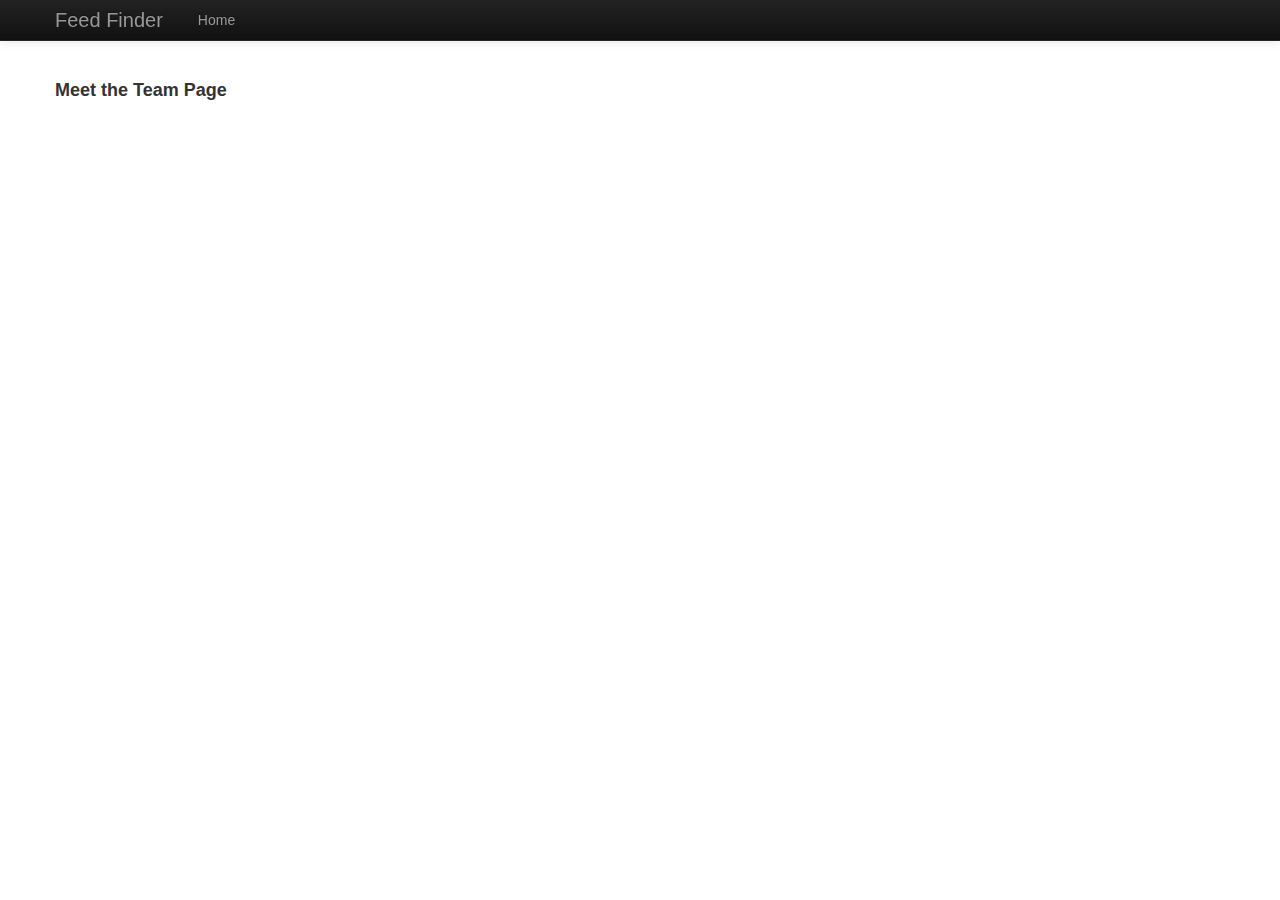
<file: templates/team.html>
<!DOCTYPE html>
<html lang="en">
<head>
	<title>Feed Finder</title>
	<script src="/static/jquery.js" type="text/javascript"></script>
	<script src="/static/backbone/test/vendor/json2.js" type="text/javascript"></script>
	<script src="/static/backbone/test/vendor/underscore.js" type="text/javascript"></script>
	<script src="/static/backbone/backbone.js" type="text/javascript"></script>
	<script src="/static/bootstrap/js/bootstrap.js" type="text/javascript"></script>

	<link href="/static/bootstrap/css/bootstrap.css" rel="stylesheet" type="text/css">
	<link href="/static/bootstrap/css/bootstrap-responsive.css" rel="stylesheet" type="text/css">
	<link href="/static/style.css" rel="stylesheet" type="text/css">
</head>
<body>
	<div class="navbar navbar-inverse navbar-fixed-top">
		<div class="navbar-inner">
			<div class="container">
				<a class="brand" href="javascript:void()">Feed Finder</a>
				<ul class="nav pull-left">
                      <li><a href="/home" href="javascript:void(0)">Home</a></li>
                </ul>
			</div>
		</div>
	</div>
	<div class="container main">
		<h4 class="title">Meet the Team Page</h4>
	</div>

</body>
</html>
</file>
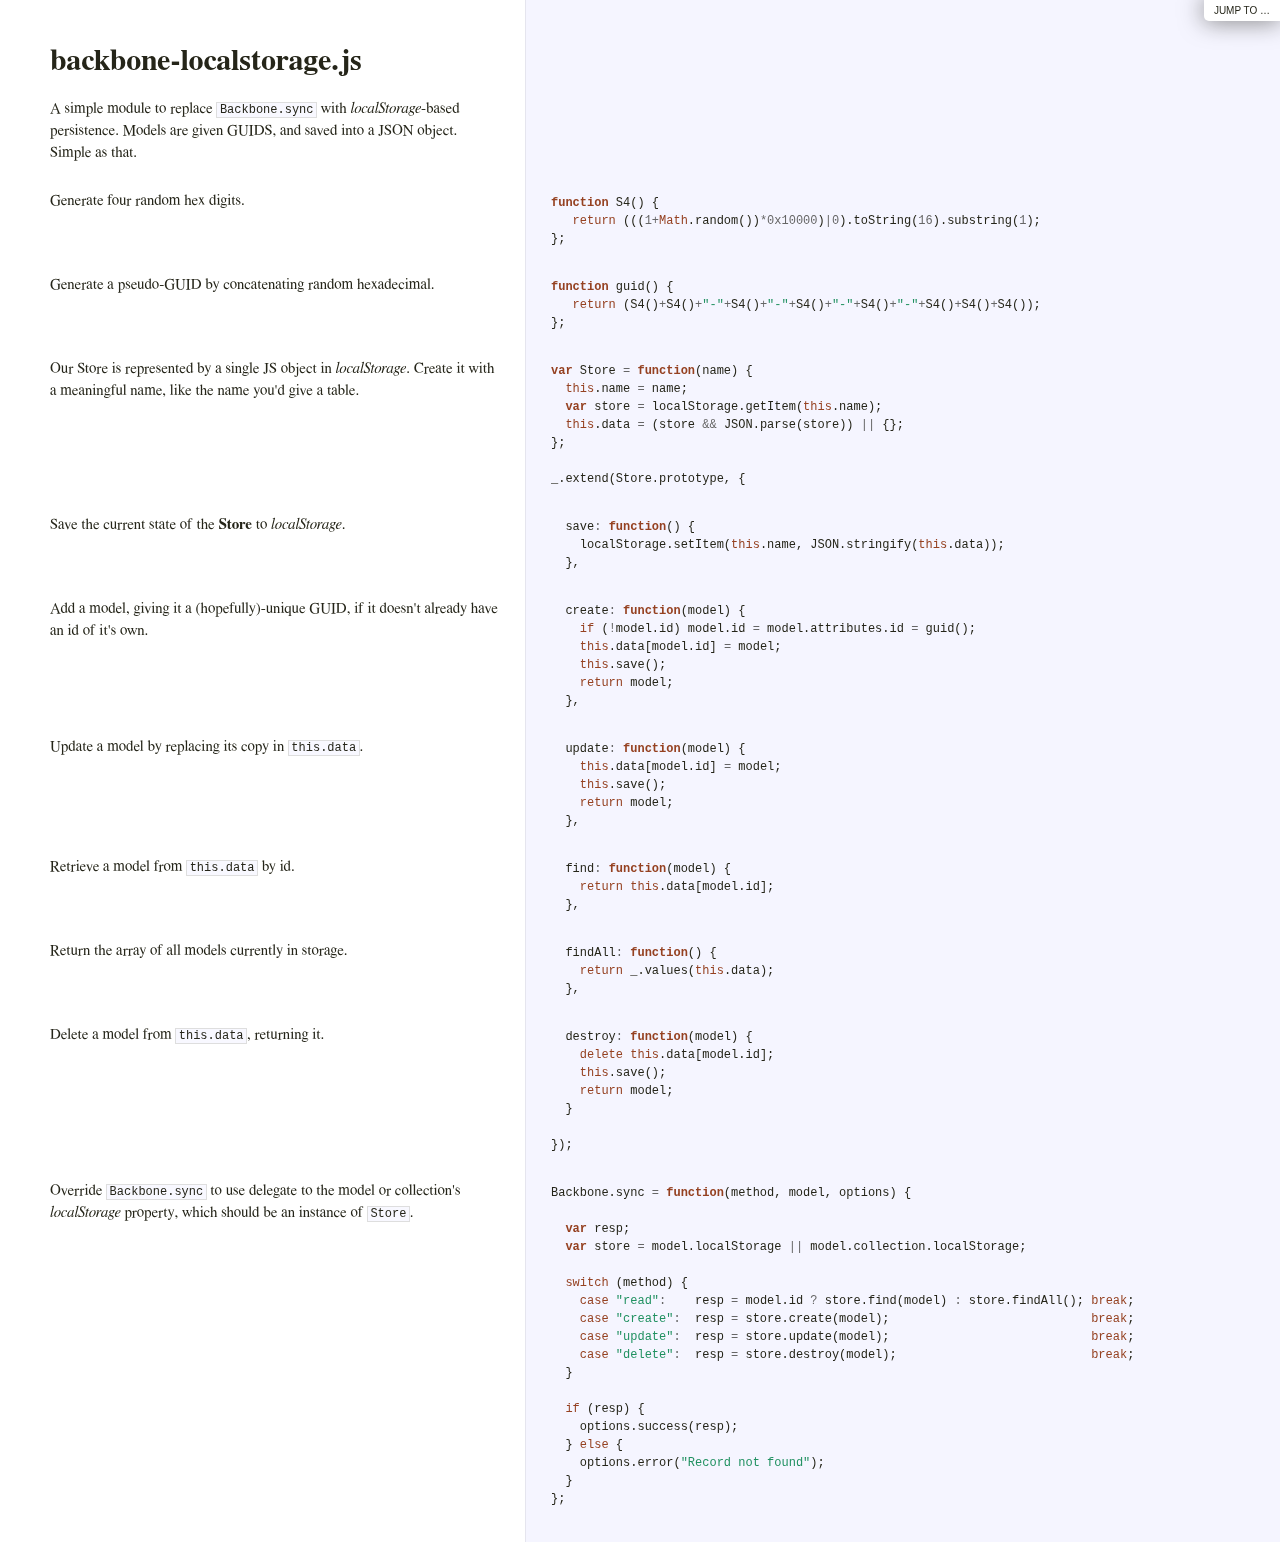
<file: static/backbone/docs/backbone-localstorage.html>
<!DOCTYPE html>  <html> <head>   <title>backbone-localstorage.js</title>   <meta http-equiv="content-type" content="text/html; charset=UTF-8">   <link rel="stylesheet" media="all" href="docco.css" /> </head> <body>   <div id="container">     <div id="background"></div>            <div id="jump_to">         Jump To &hellip;         <div id="jump_wrapper">           <div id="jump_page">                                           <a class="source" href="backbone-localstorage.html">                 backbone-localstorage.js               </a>                                           <a class="source" href="todos.html">                 todos.js               </a>                        </div>         </div>       </div>          <table cellpadding="0" cellspacing="0">       <thead>         <tr>           <th class="docs">             <h1>               backbone-localstorage.js             </h1>           </th>           <th class="code">           </th>         </tr>       </thead>       <tbody>                               <tr id="section-1">             <td class="docs">               <div class="pilwrap">                 <a class="pilcrow" href="#section-1">&#182;</a>               </div>               <p>A simple module to replace <code>Backbone.sync</code> with <em>localStorage</em>-based
persistence. Models are given GUIDS, and saved into a JSON object. Simple
as that.</p>             </td>             <td class="code">               <div class="highlight"><pre></pre></div>             </td>           </tr>                               <tr id="section-2">             <td class="docs">               <div class="pilwrap">                 <a class="pilcrow" href="#section-2">&#182;</a>               </div>               <p>Generate four random hex digits.</p>             </td>             <td class="code">               <div class="highlight"><pre><span class="kd">function</span> <span class="nx">S4</span><span class="p">()</span> <span class="p">{</span>
   <span class="k">return</span> <span class="p">(((</span><span class="mi">1</span><span class="o">+</span><span class="nb">Math</span><span class="p">.</span><span class="nx">random</span><span class="p">())</span><span class="o">*</span><span class="mh">0x10000</span><span class="p">)</span><span class="o">|</span><span class="mi">0</span><span class="p">).</span><span class="nx">toString</span><span class="p">(</span><span class="mi">16</span><span class="p">).</span><span class="nx">substring</span><span class="p">(</span><span class="mi">1</span><span class="p">);</span>
<span class="p">};</span></pre></div>             </td>           </tr>                               <tr id="section-3">             <td class="docs">               <div class="pilwrap">                 <a class="pilcrow" href="#section-3">&#182;</a>               </div>               <p>Generate a pseudo-GUID by concatenating random hexadecimal.</p>             </td>             <td class="code">               <div class="highlight"><pre><span class="kd">function</span> <span class="nx">guid</span><span class="p">()</span> <span class="p">{</span>
   <span class="k">return</span> <span class="p">(</span><span class="nx">S4</span><span class="p">()</span><span class="o">+</span><span class="nx">S4</span><span class="p">()</span><span class="o">+</span><span class="s2">&quot;-&quot;</span><span class="o">+</span><span class="nx">S4</span><span class="p">()</span><span class="o">+</span><span class="s2">&quot;-&quot;</span><span class="o">+</span><span class="nx">S4</span><span class="p">()</span><span class="o">+</span><span class="s2">&quot;-&quot;</span><span class="o">+</span><span class="nx">S4</span><span class="p">()</span><span class="o">+</span><span class="s2">&quot;-&quot;</span><span class="o">+</span><span class="nx">S4</span><span class="p">()</span><span class="o">+</span><span class="nx">S4</span><span class="p">()</span><span class="o">+</span><span class="nx">S4</span><span class="p">());</span>
<span class="p">};</span></pre></div>             </td>           </tr>                               <tr id="section-4">             <td class="docs">               <div class="pilwrap">                 <a class="pilcrow" href="#section-4">&#182;</a>               </div>               <p>Our Store is represented by a single JS object in <em>localStorage</em>. Create it
with a meaningful name, like the name you'd give a table.</p>             </td>             <td class="code">               <div class="highlight"><pre><span class="kd">var</span> <span class="nx">Store</span> <span class="o">=</span> <span class="kd">function</span><span class="p">(</span><span class="nx">name</span><span class="p">)</span> <span class="p">{</span>
  <span class="k">this</span><span class="p">.</span><span class="nx">name</span> <span class="o">=</span> <span class="nx">name</span><span class="p">;</span>
  <span class="kd">var</span> <span class="nx">store</span> <span class="o">=</span> <span class="nx">localStorage</span><span class="p">.</span><span class="nx">getItem</span><span class="p">(</span><span class="k">this</span><span class="p">.</span><span class="nx">name</span><span class="p">);</span>
  <span class="k">this</span><span class="p">.</span><span class="nx">data</span> <span class="o">=</span> <span class="p">(</span><span class="nx">store</span> <span class="o">&amp;&amp;</span> <span class="nx">JSON</span><span class="p">.</span><span class="nx">parse</span><span class="p">(</span><span class="nx">store</span><span class="p">))</span> <span class="o">||</span> <span class="p">{};</span>
<span class="p">};</span>

<span class="nx">_</span><span class="p">.</span><span class="nx">extend</span><span class="p">(</span><span class="nx">Store</span><span class="p">.</span><span class="nx">prototype</span><span class="p">,</span> <span class="p">{</span></pre></div>             </td>           </tr>                               <tr id="section-5">             <td class="docs">               <div class="pilwrap">                 <a class="pilcrow" href="#section-5">&#182;</a>               </div>               <p>Save the current state of the <strong>Store</strong> to <em>localStorage</em>.</p>             </td>             <td class="code">               <div class="highlight"><pre>  <span class="nx">save</span><span class="o">:</span> <span class="kd">function</span><span class="p">()</span> <span class="p">{</span>
    <span class="nx">localStorage</span><span class="p">.</span><span class="nx">setItem</span><span class="p">(</span><span class="k">this</span><span class="p">.</span><span class="nx">name</span><span class="p">,</span> <span class="nx">JSON</span><span class="p">.</span><span class="nx">stringify</span><span class="p">(</span><span class="k">this</span><span class="p">.</span><span class="nx">data</span><span class="p">));</span>
  <span class="p">},</span></pre></div>             </td>           </tr>                               <tr id="section-6">             <td class="docs">               <div class="pilwrap">                 <a class="pilcrow" href="#section-6">&#182;</a>               </div>               <p>Add a model, giving it a (hopefully)-unique GUID, if it doesn't already
have an id of it's own.</p>             </td>             <td class="code">               <div class="highlight"><pre>  <span class="nx">create</span><span class="o">:</span> <span class="kd">function</span><span class="p">(</span><span class="nx">model</span><span class="p">)</span> <span class="p">{</span>
    <span class="k">if</span> <span class="p">(</span><span class="o">!</span><span class="nx">model</span><span class="p">.</span><span class="nx">id</span><span class="p">)</span> <span class="nx">model</span><span class="p">.</span><span class="nx">id</span> <span class="o">=</span> <span class="nx">model</span><span class="p">.</span><span class="nx">attributes</span><span class="p">.</span><span class="nx">id</span> <span class="o">=</span> <span class="nx">guid</span><span class="p">();</span>
    <span class="k">this</span><span class="p">.</span><span class="nx">data</span><span class="p">[</span><span class="nx">model</span><span class="p">.</span><span class="nx">id</span><span class="p">]</span> <span class="o">=</span> <span class="nx">model</span><span class="p">;</span>
    <span class="k">this</span><span class="p">.</span><span class="nx">save</span><span class="p">();</span>
    <span class="k">return</span> <span class="nx">model</span><span class="p">;</span>
  <span class="p">},</span></pre></div>             </td>           </tr>                               <tr id="section-7">             <td class="docs">               <div class="pilwrap">                 <a class="pilcrow" href="#section-7">&#182;</a>               </div>               <p>Update a model by replacing its copy in <code>this.data</code>.</p>             </td>             <td class="code">               <div class="highlight"><pre>  <span class="nx">update</span><span class="o">:</span> <span class="kd">function</span><span class="p">(</span><span class="nx">model</span><span class="p">)</span> <span class="p">{</span>
    <span class="k">this</span><span class="p">.</span><span class="nx">data</span><span class="p">[</span><span class="nx">model</span><span class="p">.</span><span class="nx">id</span><span class="p">]</span> <span class="o">=</span> <span class="nx">model</span><span class="p">;</span>
    <span class="k">this</span><span class="p">.</span><span class="nx">save</span><span class="p">();</span>
    <span class="k">return</span> <span class="nx">model</span><span class="p">;</span>
  <span class="p">},</span></pre></div>             </td>           </tr>                               <tr id="section-8">             <td class="docs">               <div class="pilwrap">                 <a class="pilcrow" href="#section-8">&#182;</a>               </div>               <p>Retrieve a model from <code>this.data</code> by id.</p>             </td>             <td class="code">               <div class="highlight"><pre>  <span class="nx">find</span><span class="o">:</span> <span class="kd">function</span><span class="p">(</span><span class="nx">model</span><span class="p">)</span> <span class="p">{</span>
    <span class="k">return</span> <span class="k">this</span><span class="p">.</span><span class="nx">data</span><span class="p">[</span><span class="nx">model</span><span class="p">.</span><span class="nx">id</span><span class="p">];</span>
  <span class="p">},</span></pre></div>             </td>           </tr>                               <tr id="section-9">             <td class="docs">               <div class="pilwrap">                 <a class="pilcrow" href="#section-9">&#182;</a>               </div>               <p>Return the array of all models currently in storage.</p>             </td>             <td class="code">               <div class="highlight"><pre>  <span class="nx">findAll</span><span class="o">:</span> <span class="kd">function</span><span class="p">()</span> <span class="p">{</span>
    <span class="k">return</span> <span class="nx">_</span><span class="p">.</span><span class="nx">values</span><span class="p">(</span><span class="k">this</span><span class="p">.</span><span class="nx">data</span><span class="p">);</span>
  <span class="p">},</span></pre></div>             </td>           </tr>                               <tr id="section-10">             <td class="docs">               <div class="pilwrap">                 <a class="pilcrow" href="#section-10">&#182;</a>               </div>               <p>Delete a model from <code>this.data</code>, returning it.</p>             </td>             <td class="code">               <div class="highlight"><pre>  <span class="nx">destroy</span><span class="o">:</span> <span class="kd">function</span><span class="p">(</span><span class="nx">model</span><span class="p">)</span> <span class="p">{</span>
    <span class="k">delete</span> <span class="k">this</span><span class="p">.</span><span class="nx">data</span><span class="p">[</span><span class="nx">model</span><span class="p">.</span><span class="nx">id</span><span class="p">];</span>
    <span class="k">this</span><span class="p">.</span><span class="nx">save</span><span class="p">();</span>
    <span class="k">return</span> <span class="nx">model</span><span class="p">;</span>
  <span class="p">}</span>

<span class="p">});</span></pre></div>             </td>           </tr>                               <tr id="section-11">             <td class="docs">               <div class="pilwrap">                 <a class="pilcrow" href="#section-11">&#182;</a>               </div>               <p>Override <code>Backbone.sync</code> to use delegate to the model or collection's
<em>localStorage</em> property, which should be an instance of <code>Store</code>.</p>             </td>             <td class="code">               <div class="highlight"><pre><span class="nx">Backbone</span><span class="p">.</span><span class="nx">sync</span> <span class="o">=</span> <span class="kd">function</span><span class="p">(</span><span class="nx">method</span><span class="p">,</span> <span class="nx">model</span><span class="p">,</span> <span class="nx">options</span><span class="p">)</span> <span class="p">{</span>

  <span class="kd">var</span> <span class="nx">resp</span><span class="p">;</span>
  <span class="kd">var</span> <span class="nx">store</span> <span class="o">=</span> <span class="nx">model</span><span class="p">.</span><span class="nx">localStorage</span> <span class="o">||</span> <span class="nx">model</span><span class="p">.</span><span class="nx">collection</span><span class="p">.</span><span class="nx">localStorage</span><span class="p">;</span>

  <span class="k">switch</span> <span class="p">(</span><span class="nx">method</span><span class="p">)</span> <span class="p">{</span>
    <span class="k">case</span> <span class="s2">&quot;read&quot;</span><span class="o">:</span>    <span class="nx">resp</span> <span class="o">=</span> <span class="nx">model</span><span class="p">.</span><span class="nx">id</span> <span class="o">?</span> <span class="nx">store</span><span class="p">.</span><span class="nx">find</span><span class="p">(</span><span class="nx">model</span><span class="p">)</span> <span class="o">:</span> <span class="nx">store</span><span class="p">.</span><span class="nx">findAll</span><span class="p">();</span> <span class="k">break</span><span class="p">;</span>
    <span class="k">case</span> <span class="s2">&quot;create&quot;</span><span class="o">:</span>  <span class="nx">resp</span> <span class="o">=</span> <span class="nx">store</span><span class="p">.</span><span class="nx">create</span><span class="p">(</span><span class="nx">model</span><span class="p">);</span>                            <span class="k">break</span><span class="p">;</span>
    <span class="k">case</span> <span class="s2">&quot;update&quot;</span><span class="o">:</span>  <span class="nx">resp</span> <span class="o">=</span> <span class="nx">store</span><span class="p">.</span><span class="nx">update</span><span class="p">(</span><span class="nx">model</span><span class="p">);</span>                            <span class="k">break</span><span class="p">;</span>
    <span class="k">case</span> <span class="s2">&quot;delete&quot;</span><span class="o">:</span>  <span class="nx">resp</span> <span class="o">=</span> <span class="nx">store</span><span class="p">.</span><span class="nx">destroy</span><span class="p">(</span><span class="nx">model</span><span class="p">);</span>                           <span class="k">break</span><span class="p">;</span>
  <span class="p">}</span>

  <span class="k">if</span> <span class="p">(</span><span class="nx">resp</span><span class="p">)</span> <span class="p">{</span>
    <span class="nx">options</span><span class="p">.</span><span class="nx">success</span><span class="p">(</span><span class="nx">resp</span><span class="p">);</span>
  <span class="p">}</span> <span class="k">else</span> <span class="p">{</span>
    <span class="nx">options</span><span class="p">.</span><span class="nx">error</span><span class="p">(</span><span class="s2">&quot;Record not found&quot;</span><span class="p">);</span>
  <span class="p">}</span>
<span class="p">};</span>

</pre></div>             </td>           </tr>                </tbody>     </table>   </div> </body> </html>
</file>
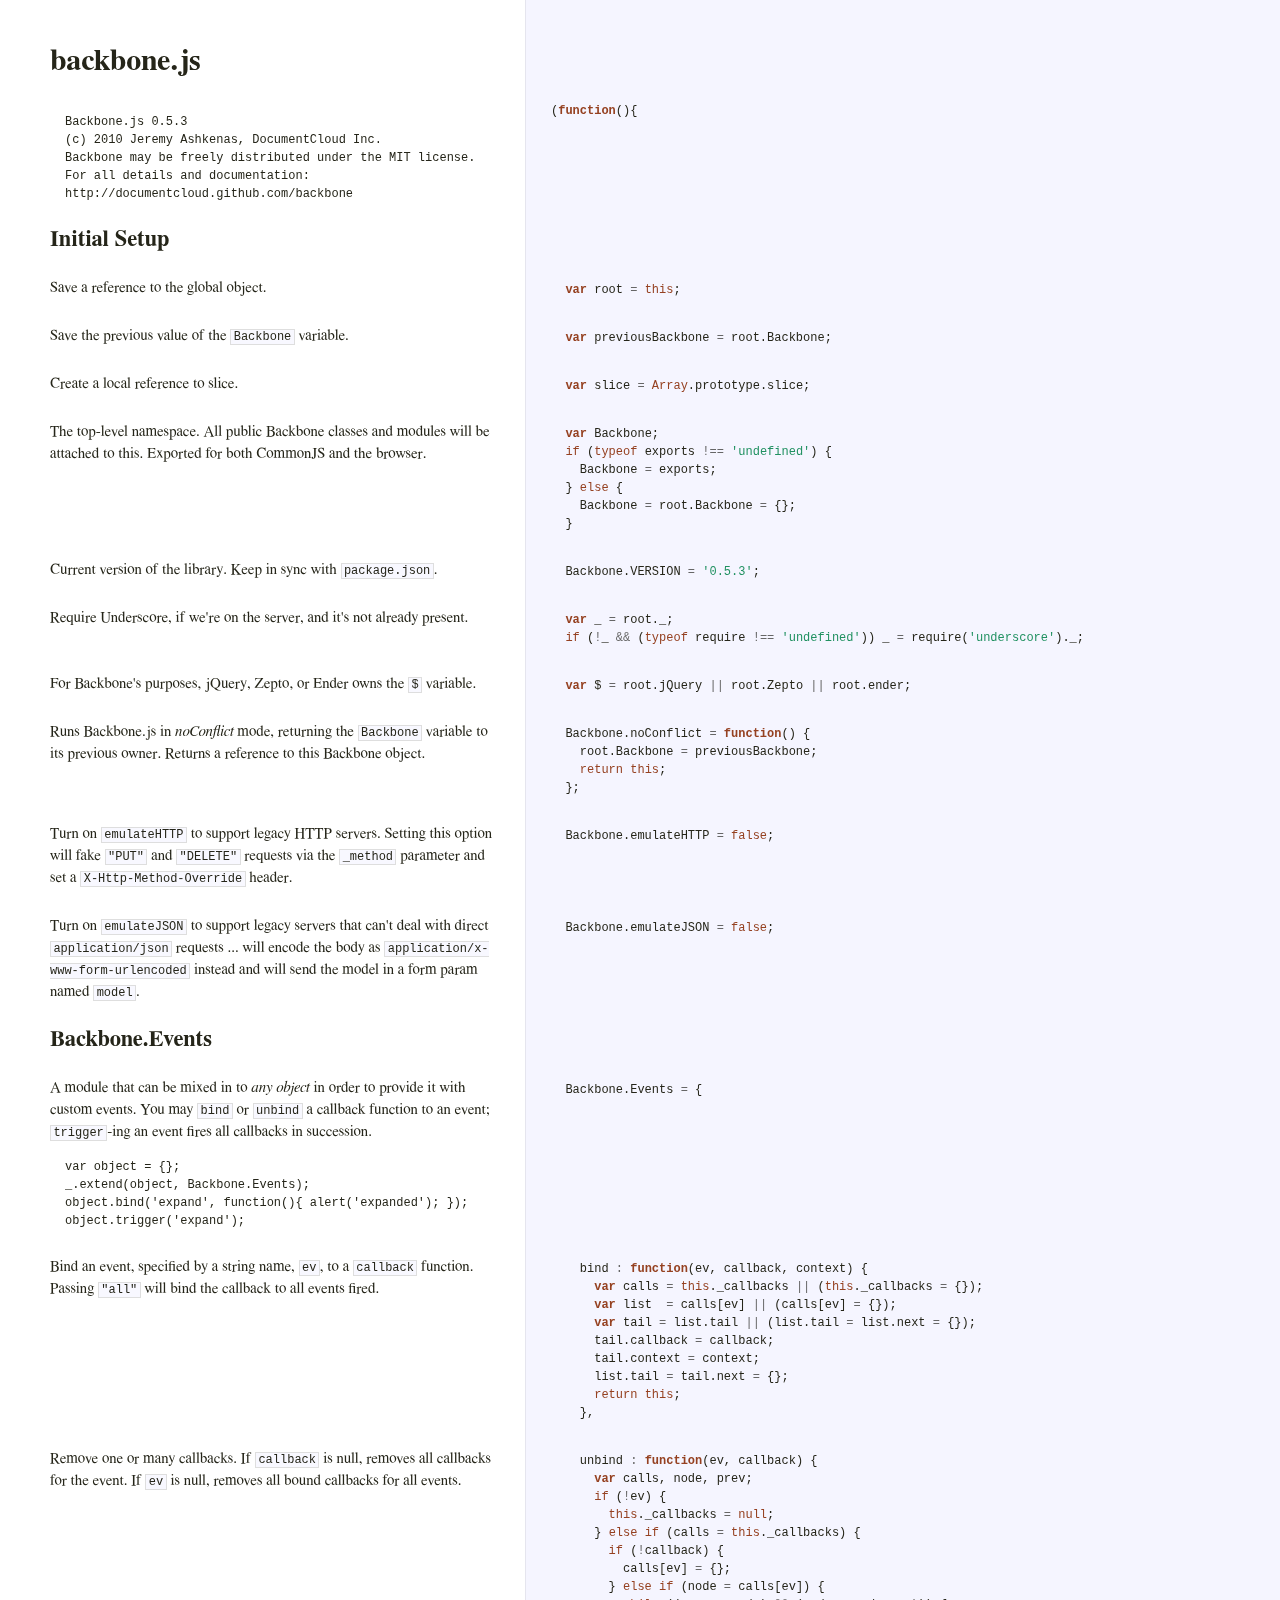
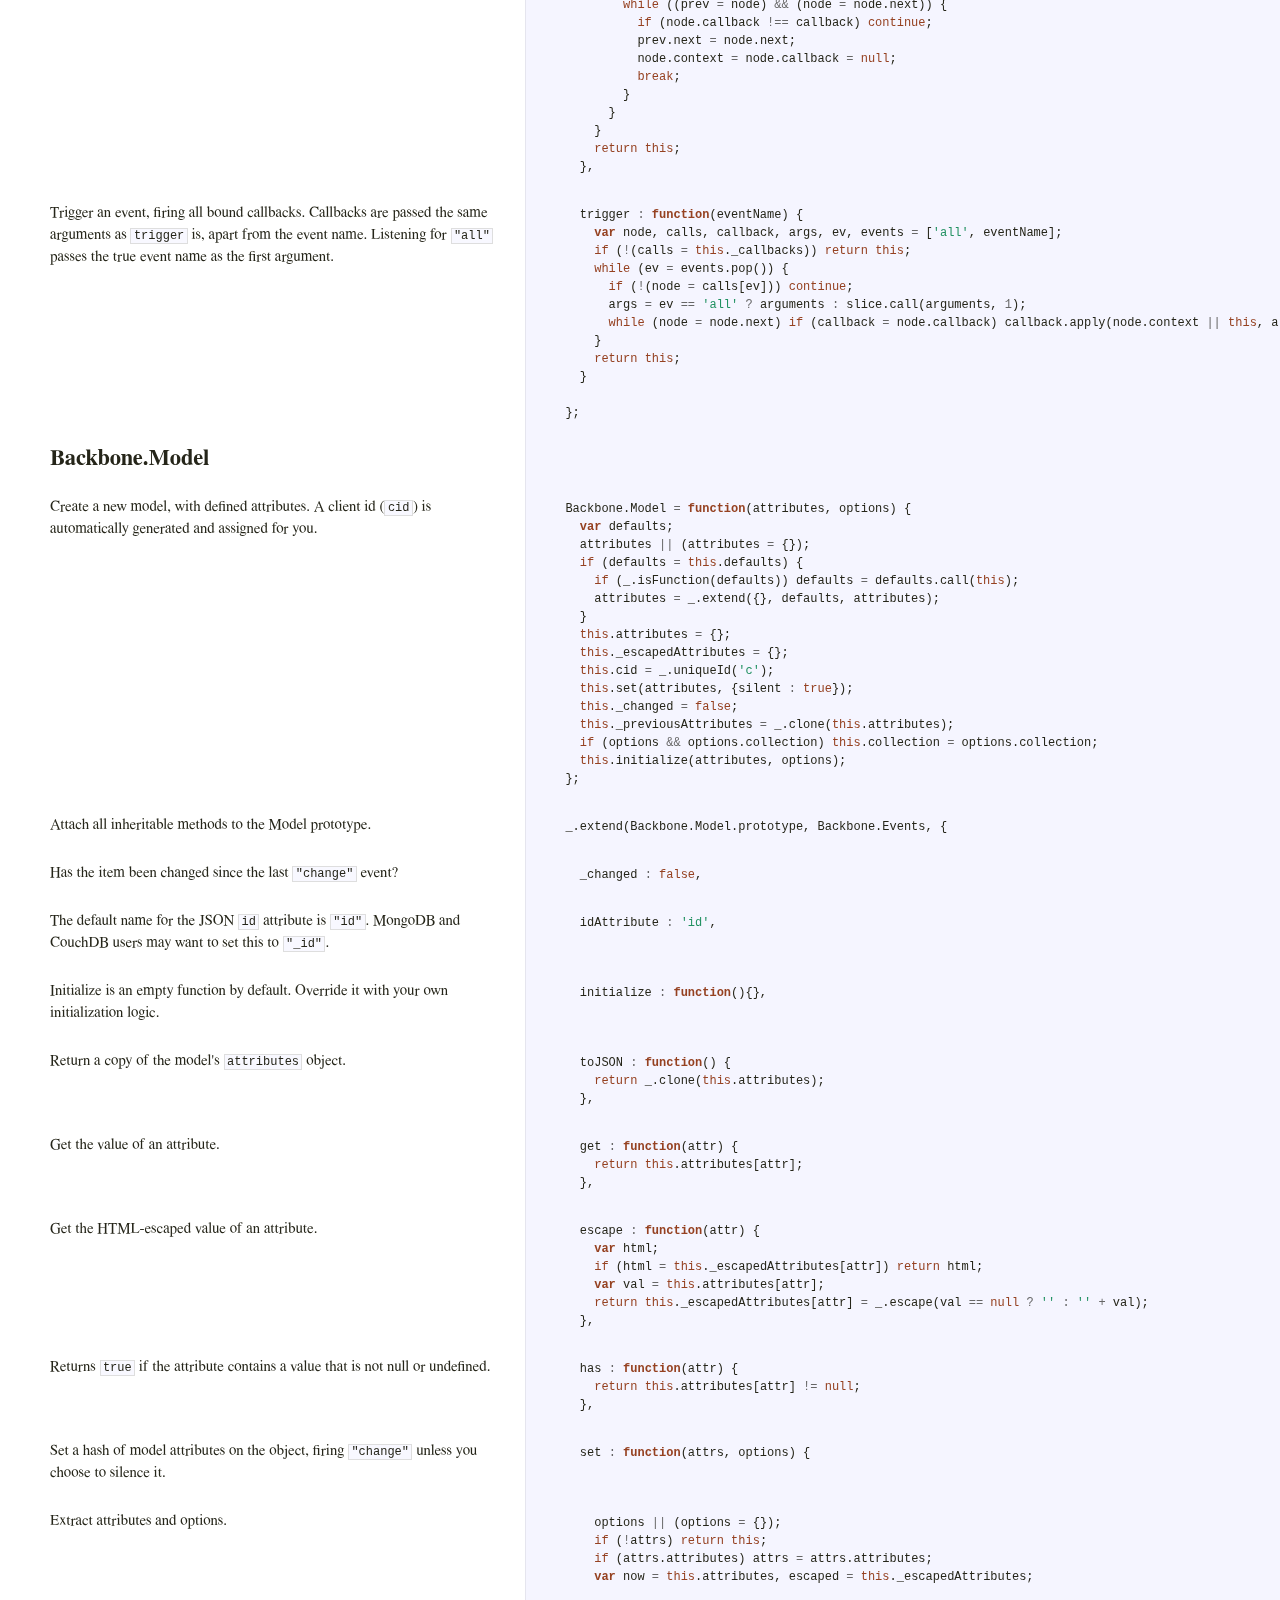
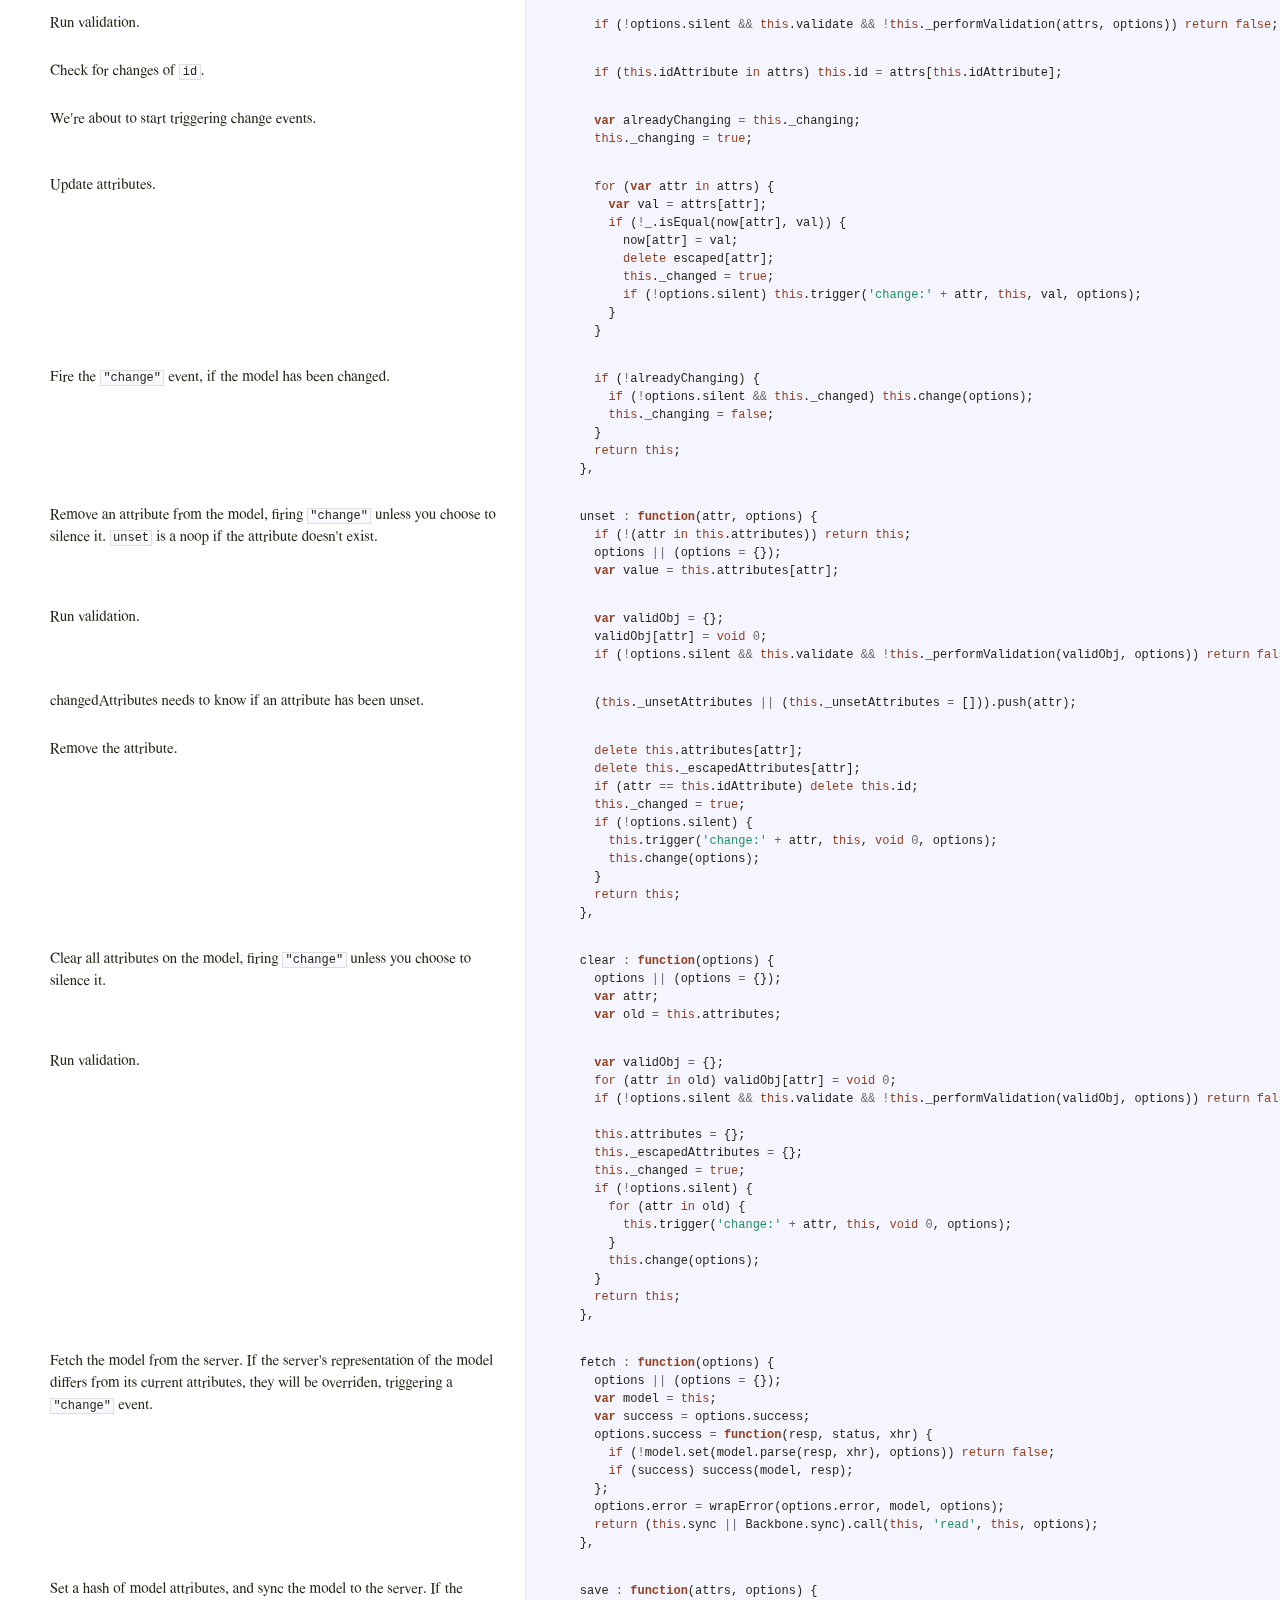
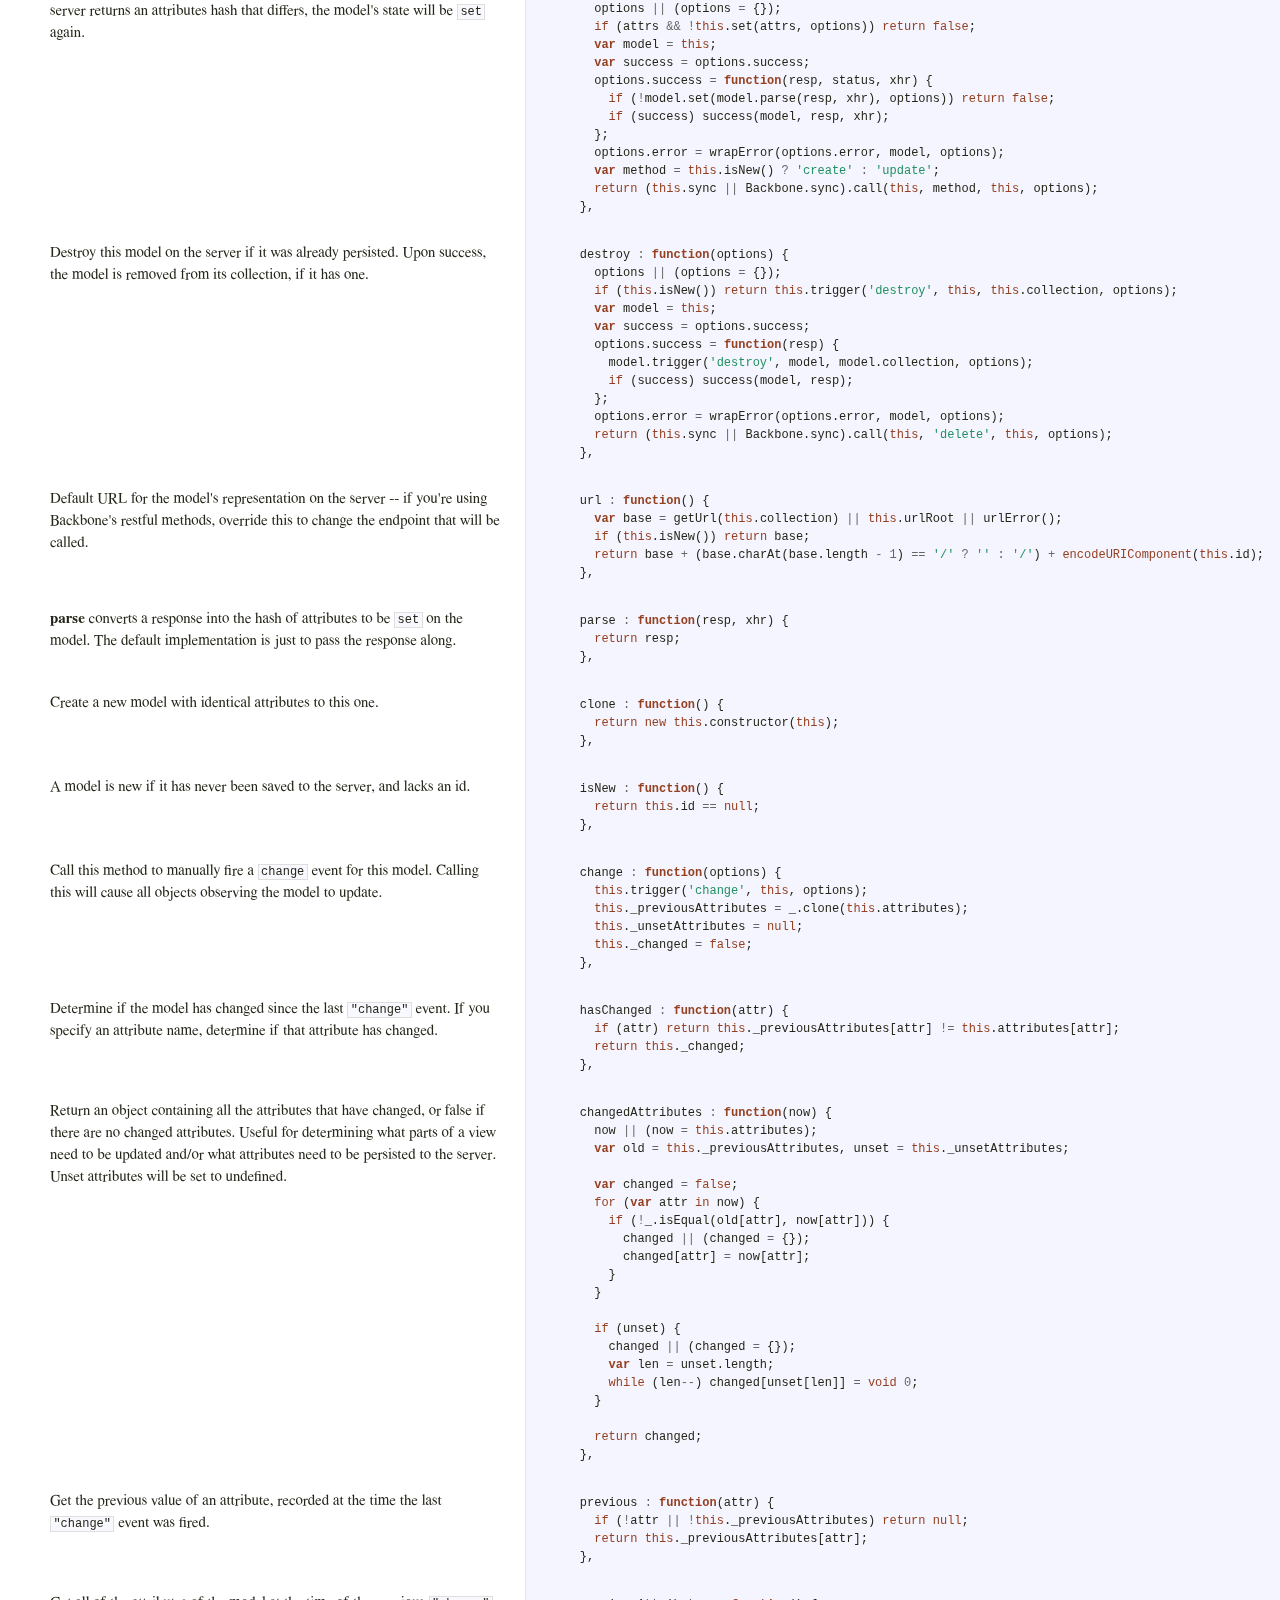
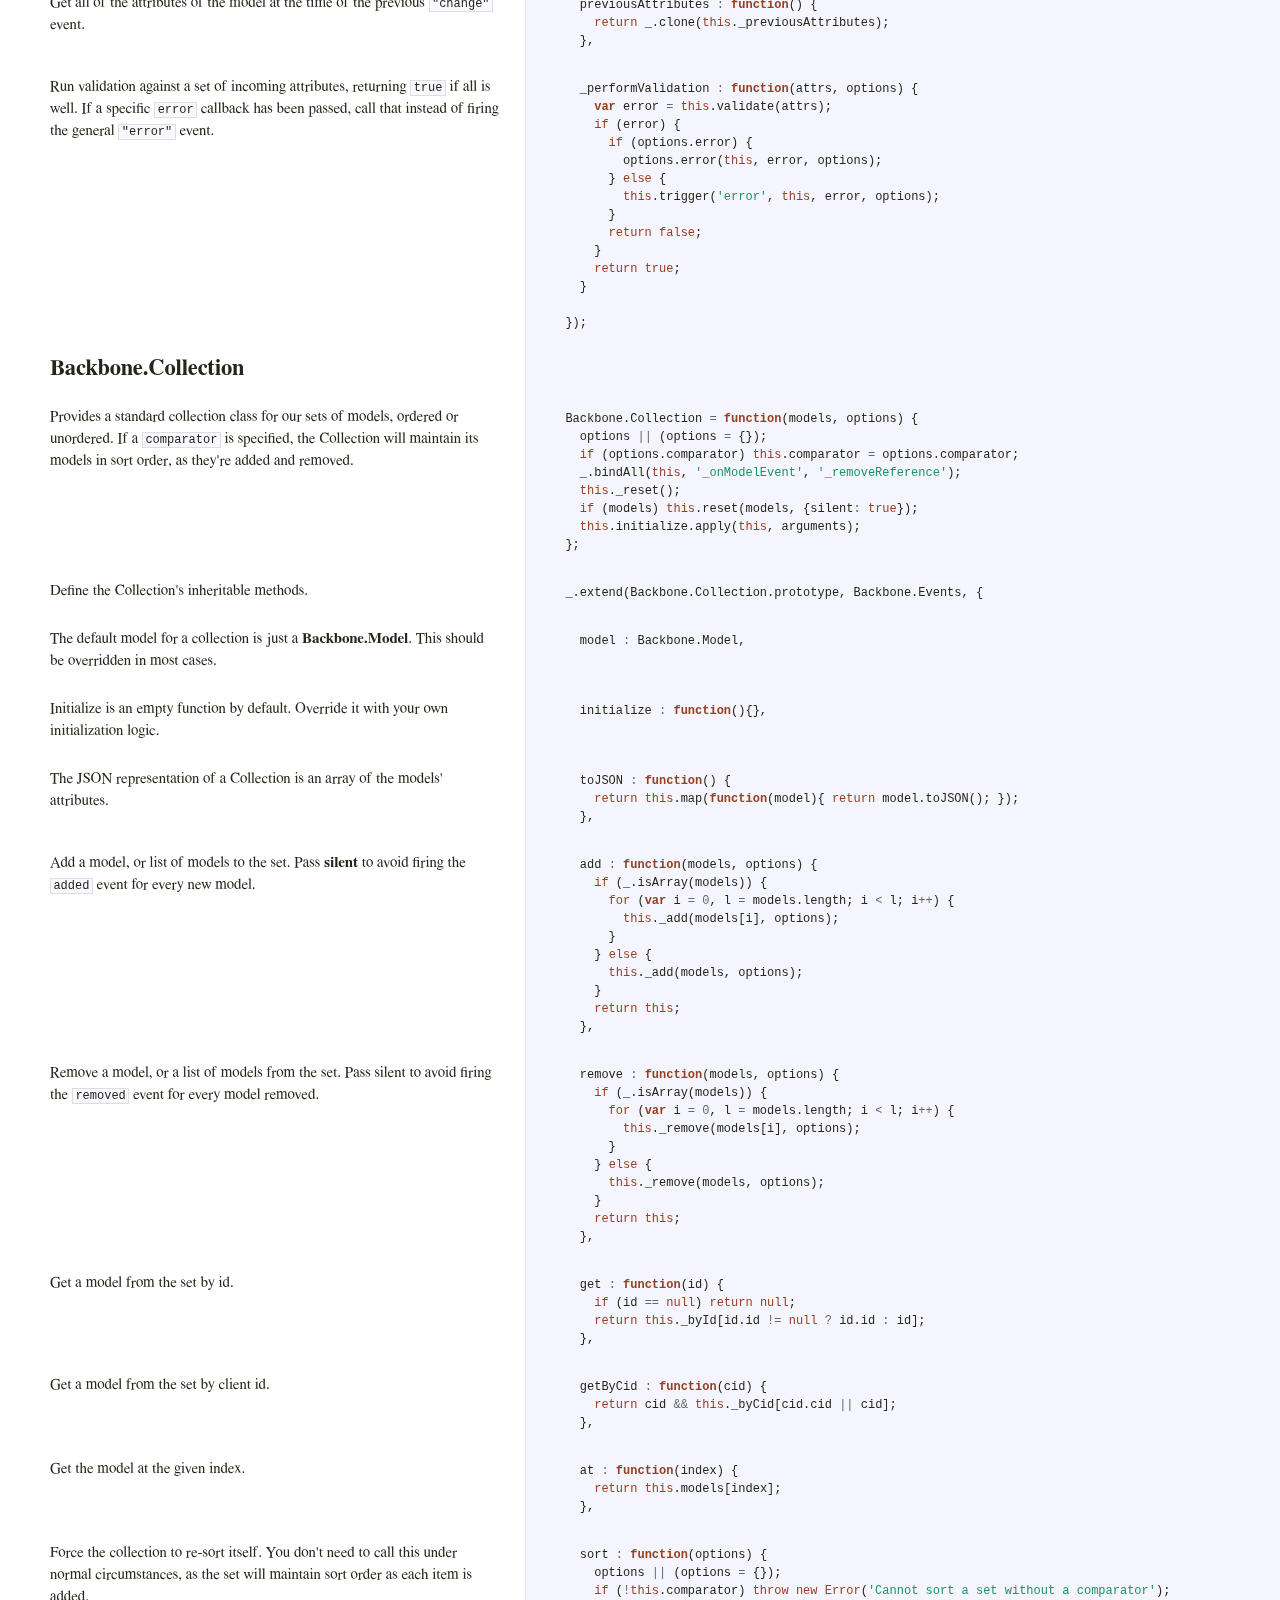
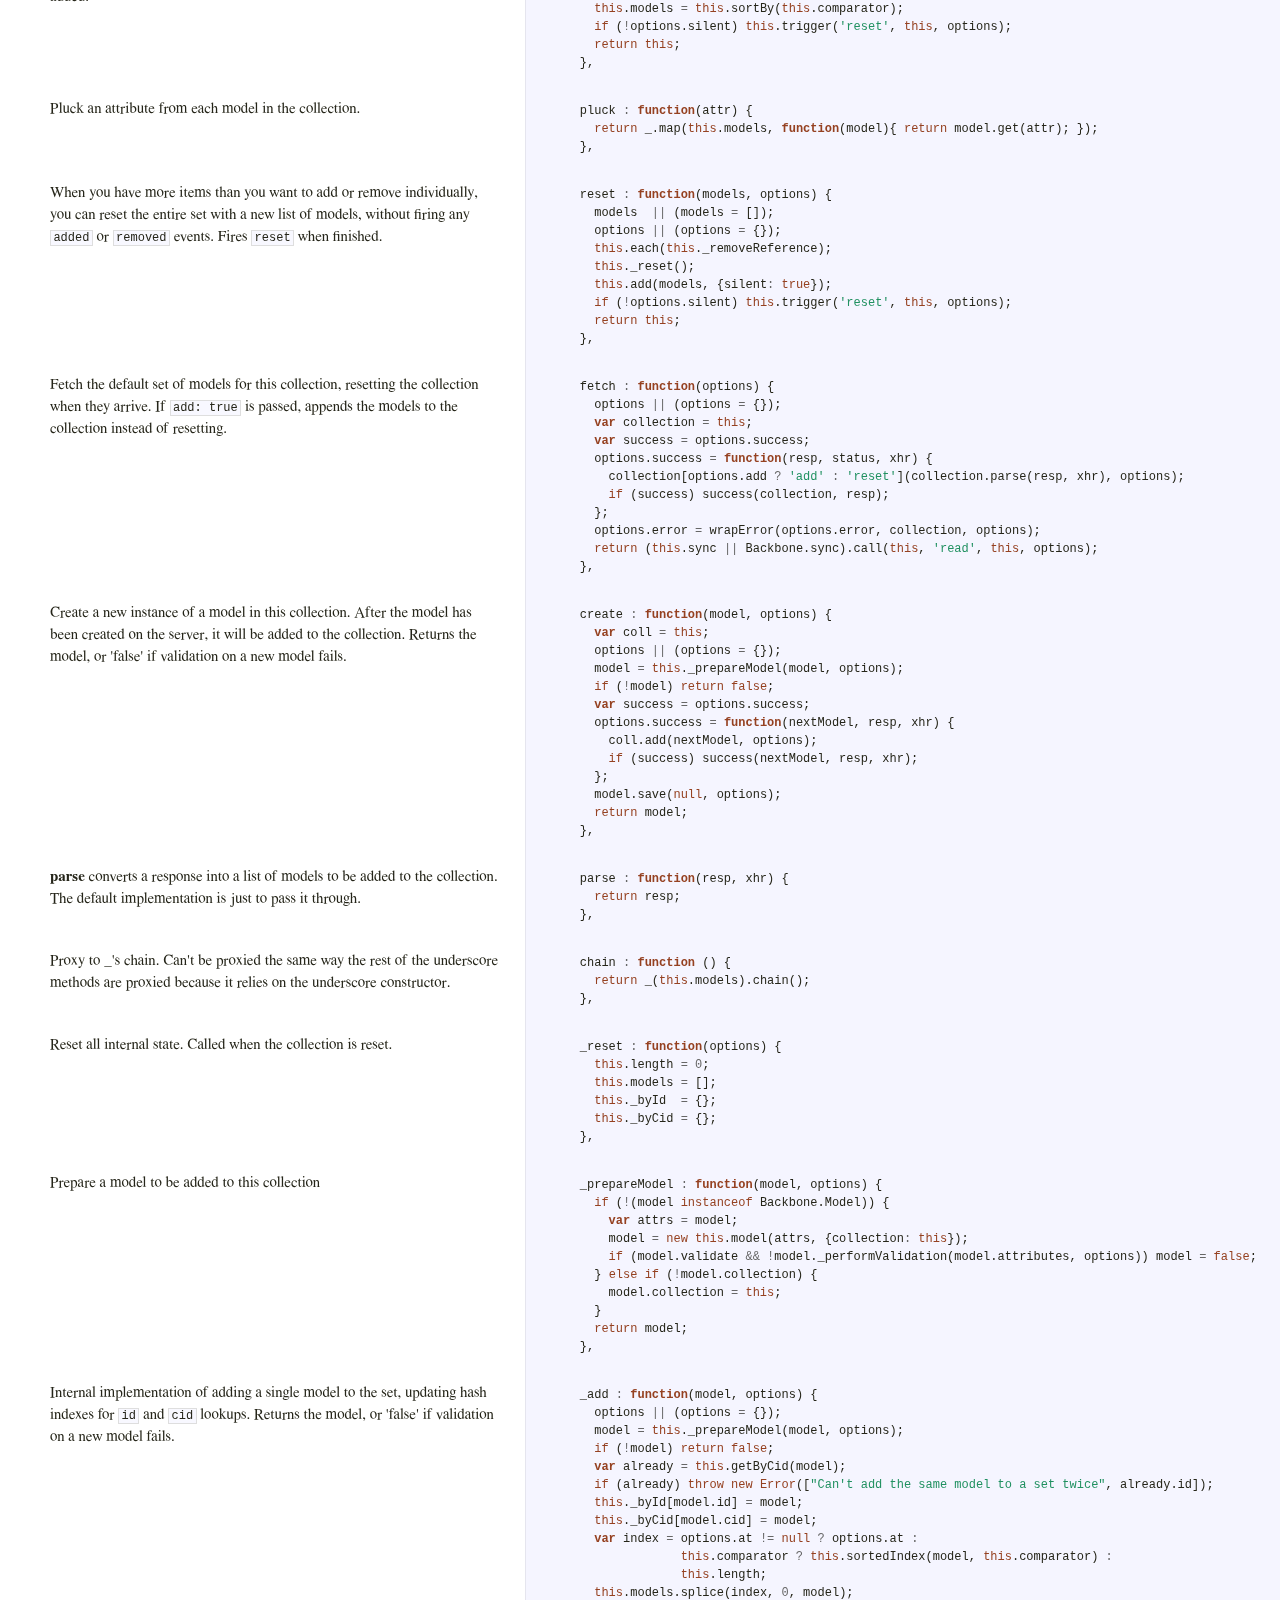
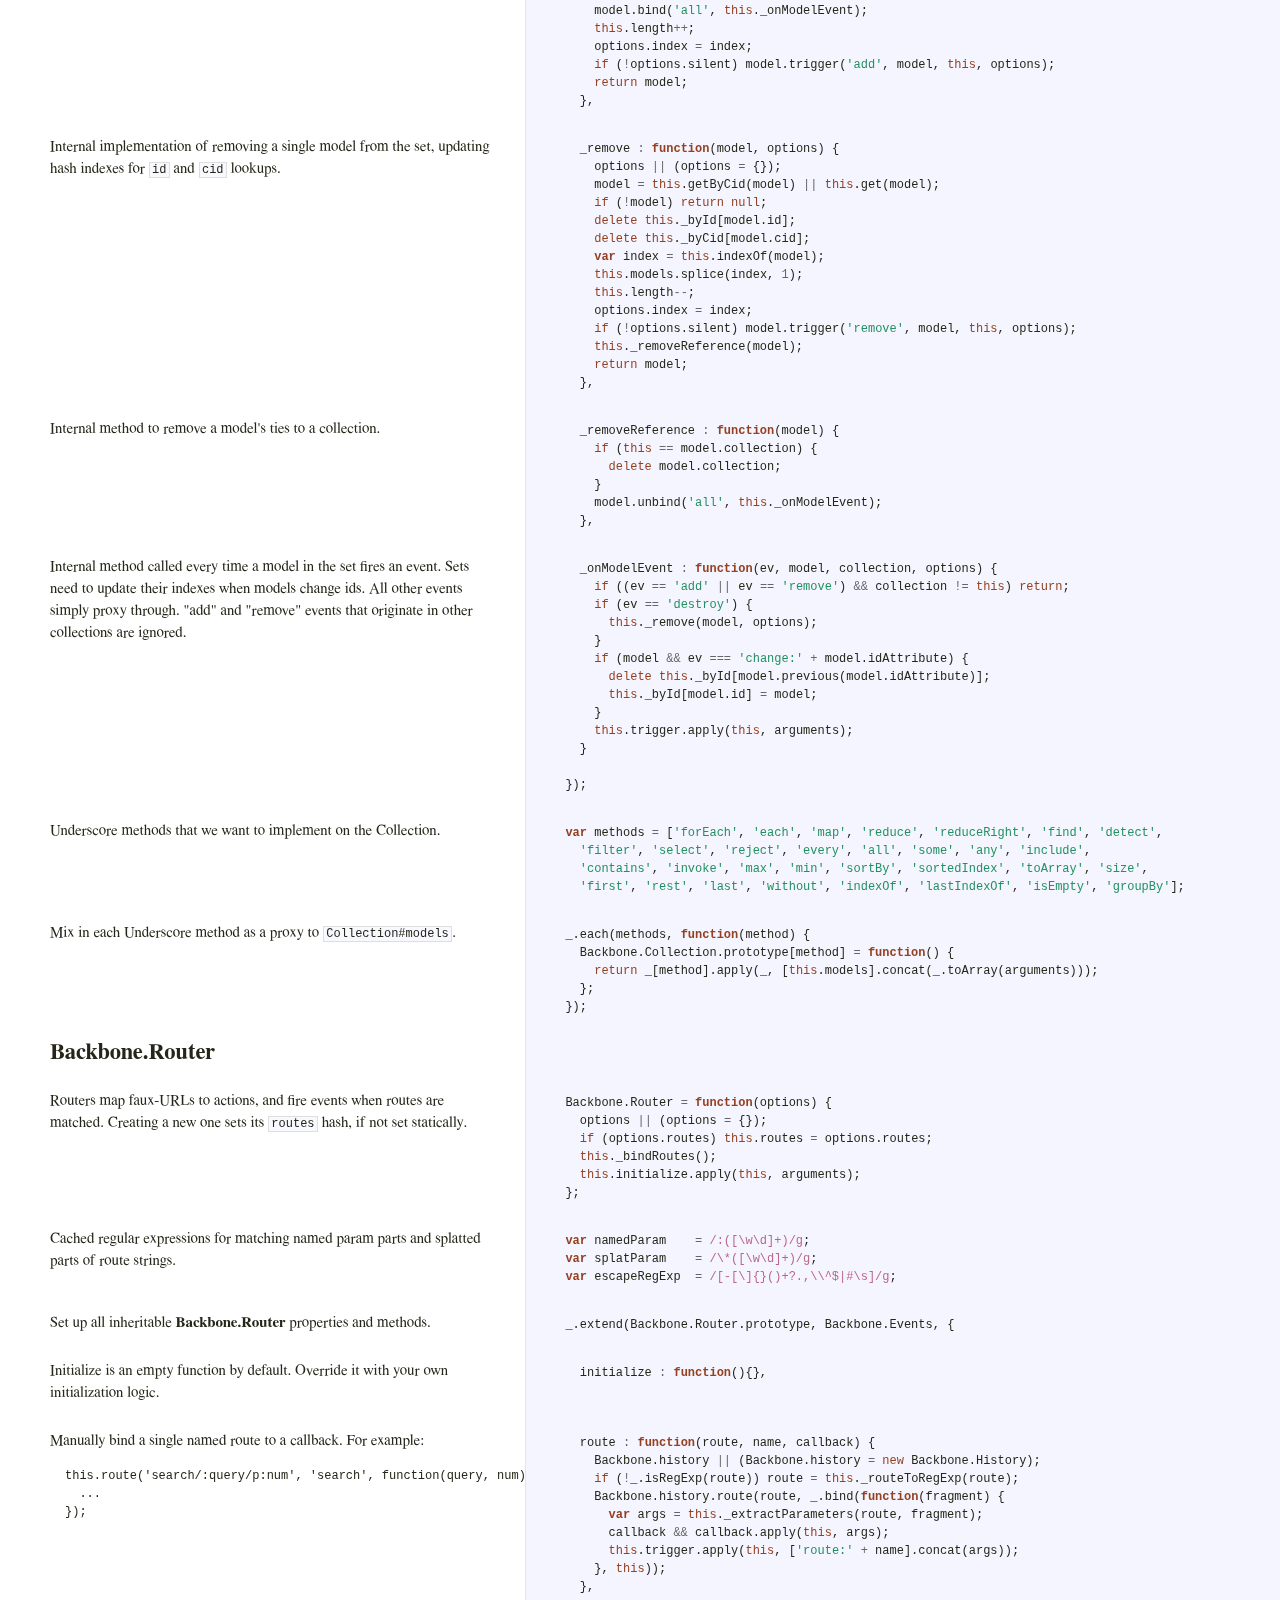
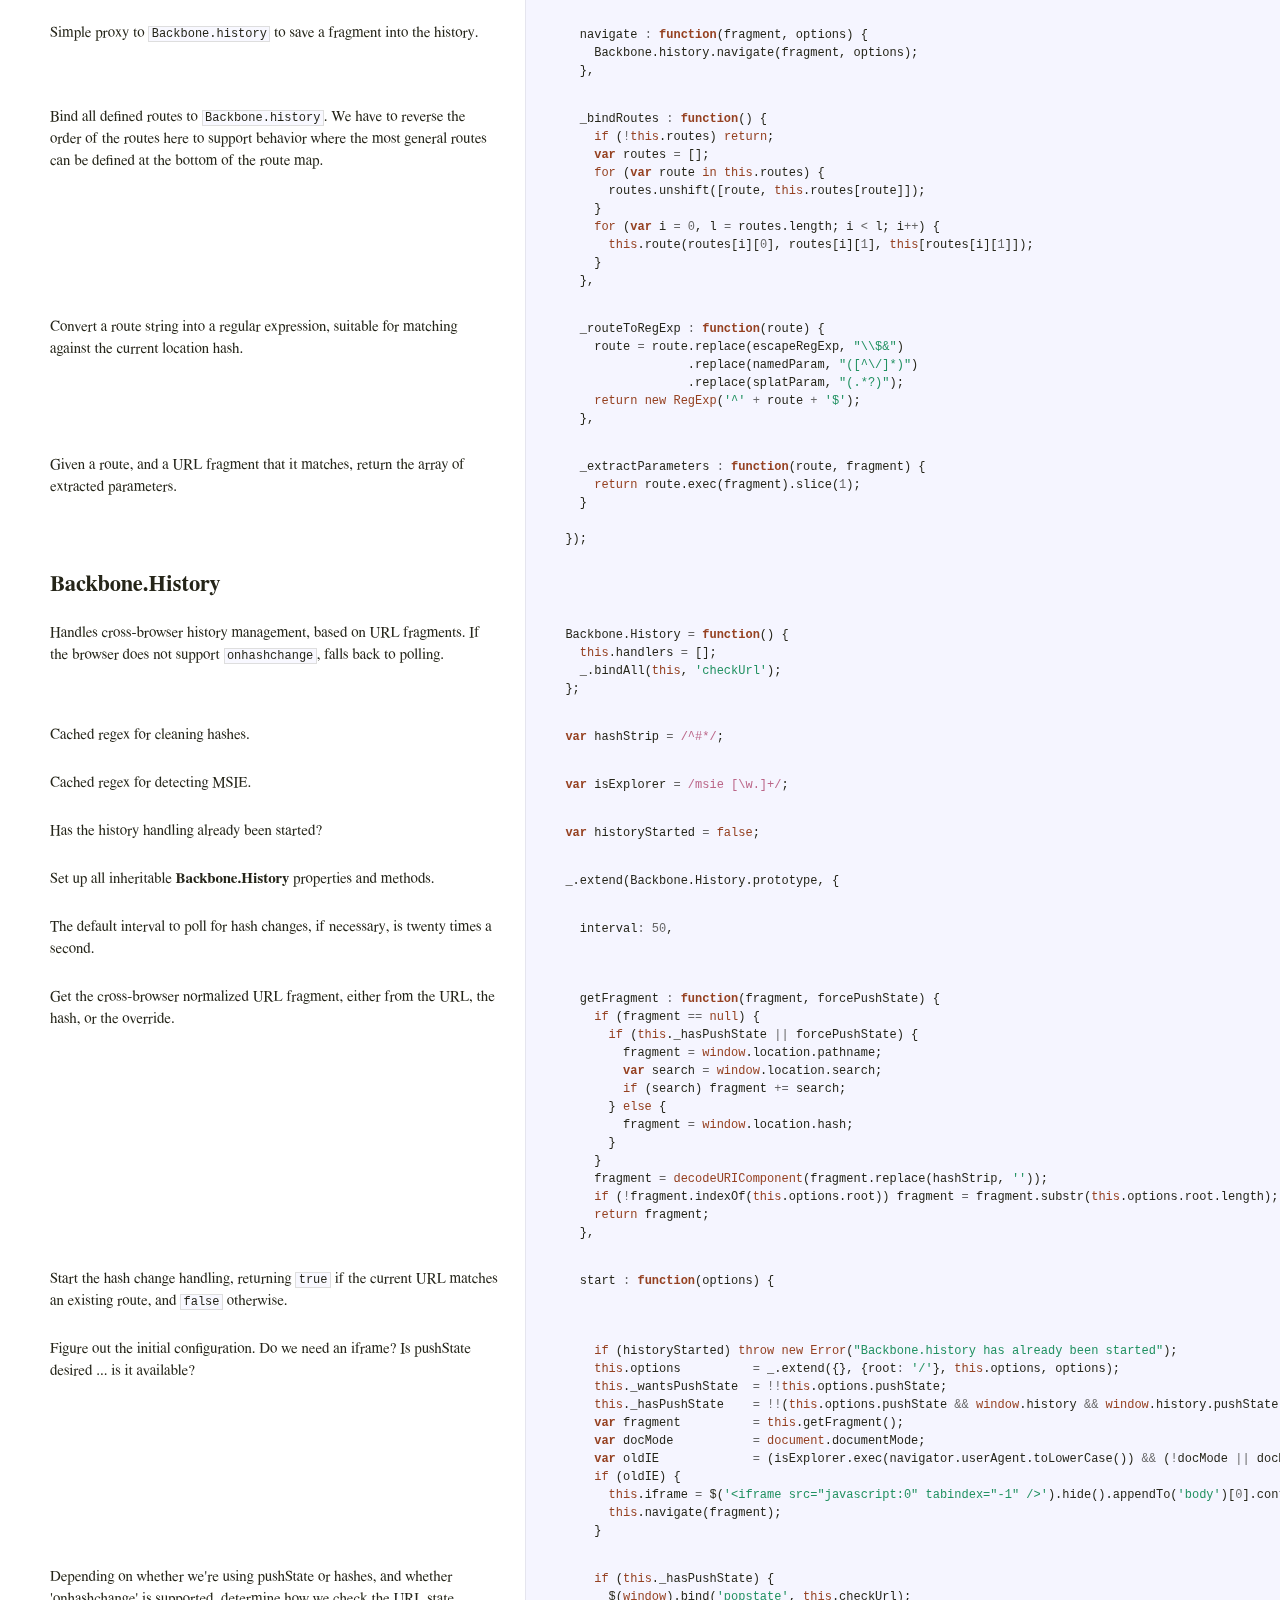
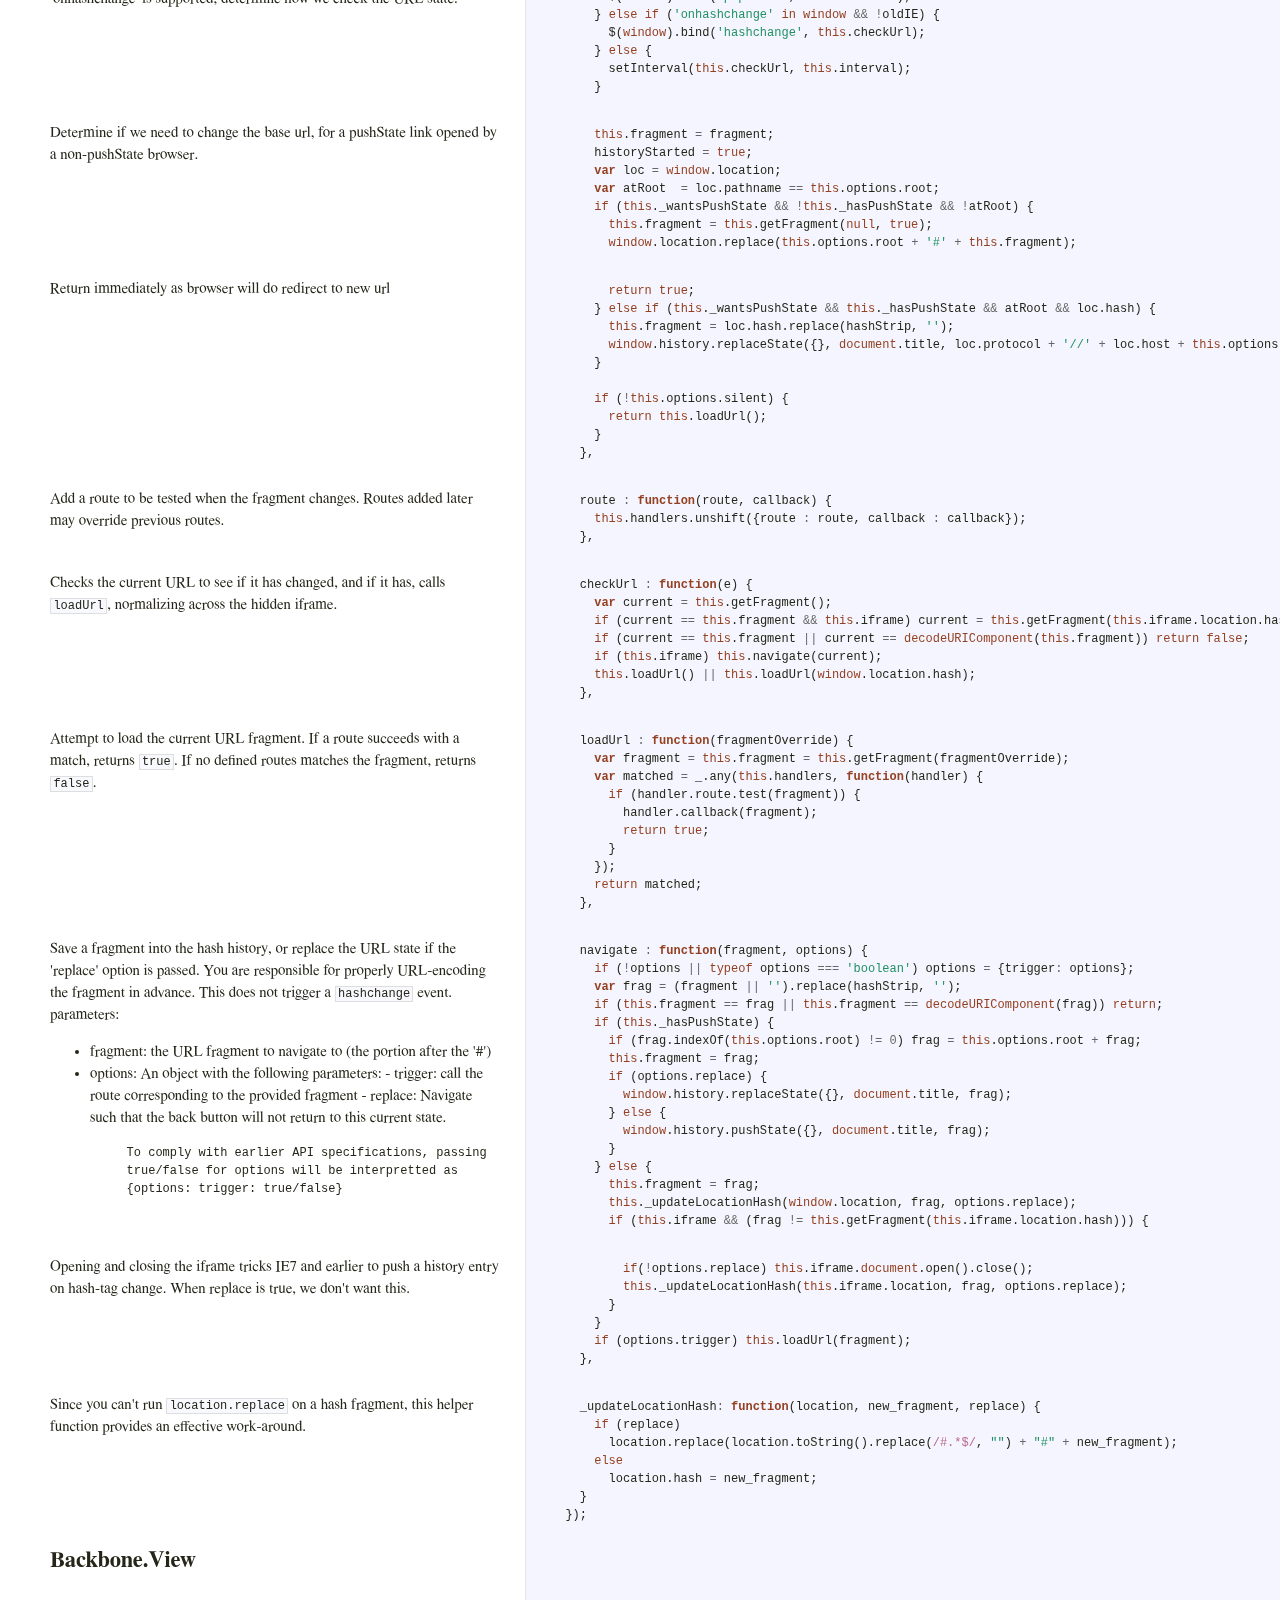
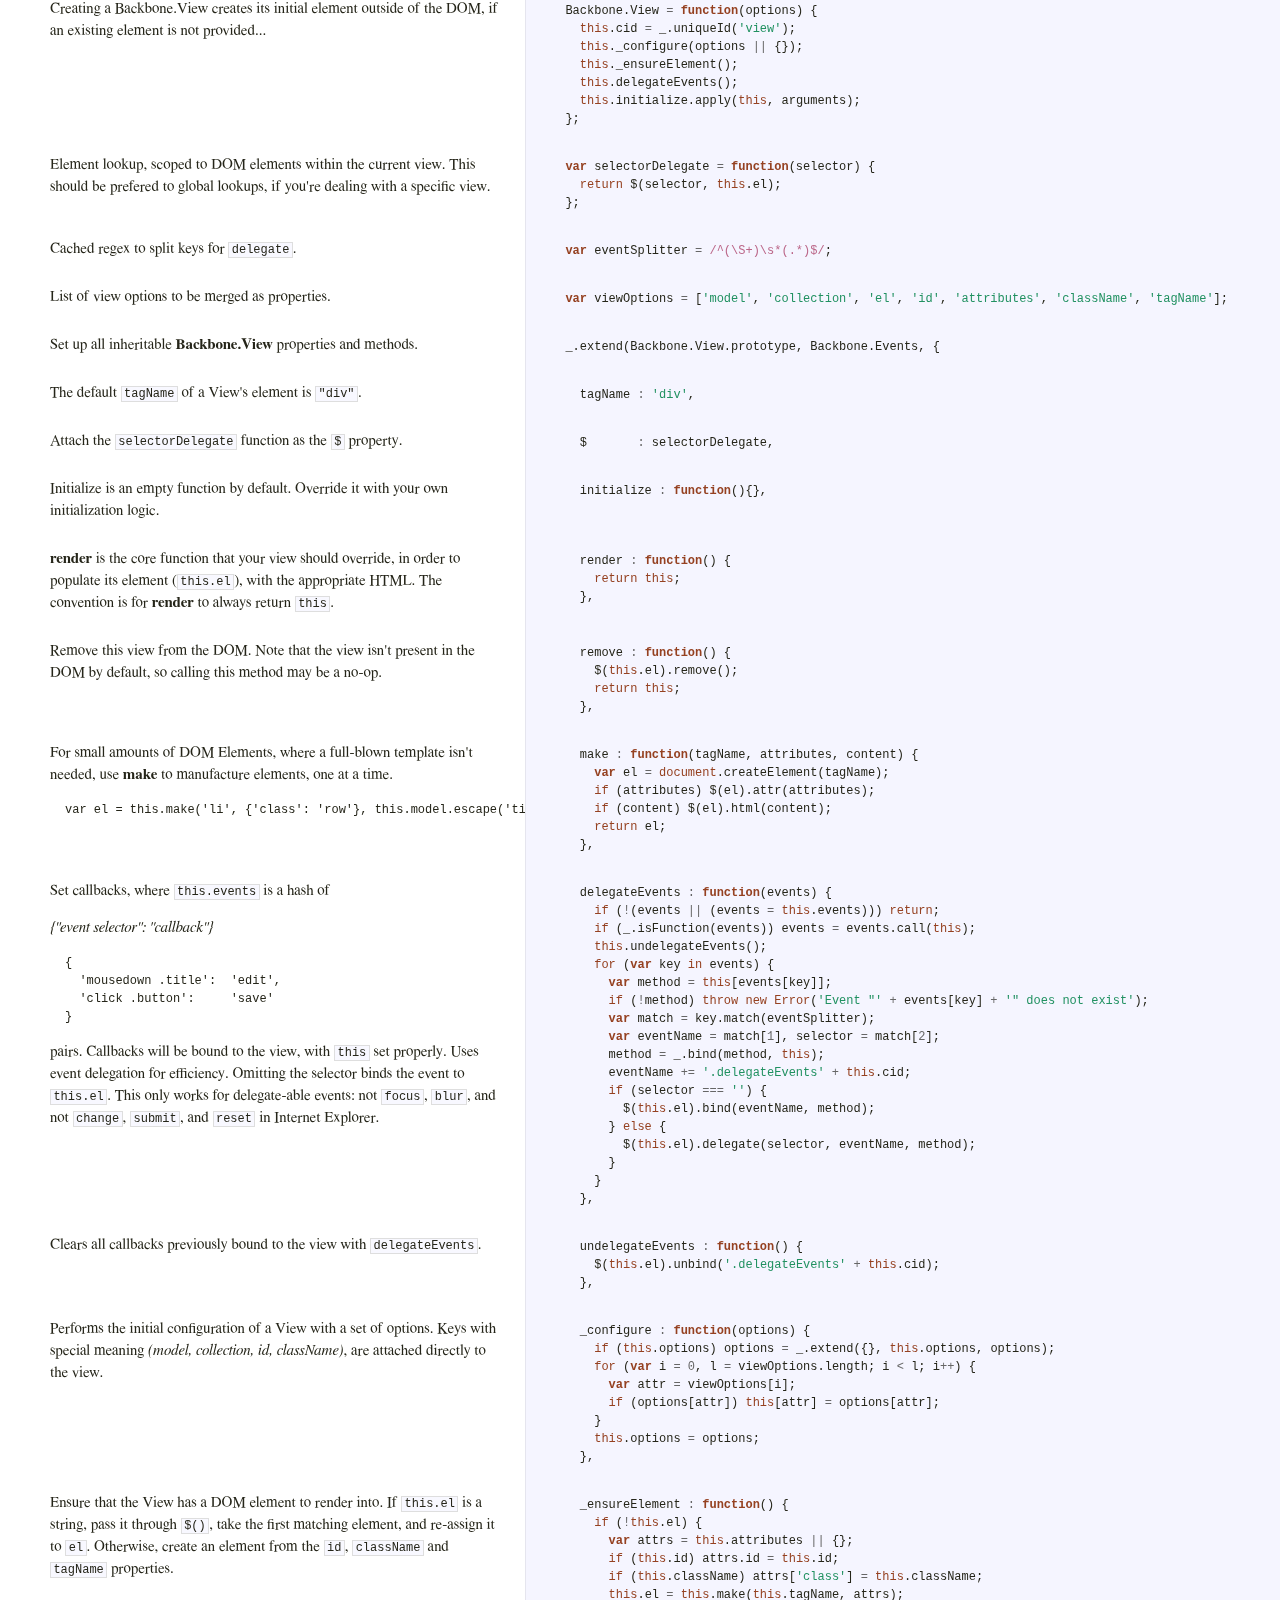
<file: static/backbone/docs/backbone.html>
<!DOCTYPE html>  <html> <head>   <title>backbone.js</title>   <meta http-equiv="content-type" content="text/html; charset=UTF-8">   <link rel="stylesheet" media="all" href="docco.css" /> </head> <body>   <div id="container">     <div id="background"></div>          <table cellpadding="0" cellspacing="0">       <thead>         <tr>           <th class="docs">             <h1>               backbone.js             </h1>           </th>           <th class="code">           </th>         </tr>       </thead>       <tbody>                               <tr id="section-1">             <td class="docs">               <div class="pilwrap">                 <a class="pilcrow" href="#section-1">&#182;</a>               </div>               <pre><code>Backbone.js 0.5.3
(c) 2010 Jeremy Ashkenas, DocumentCloud Inc.
Backbone may be freely distributed under the MIT license.
For all details and documentation:
http://documentcloud.github.com/backbone
</code></pre>             </td>             <td class="code">               <div class="highlight"><pre><span class="p">(</span><span class="kd">function</span><span class="p">(){</span></pre></div>             </td>           </tr>                               <tr id="section-2">             <td class="docs">               <div class="pilwrap">                 <a class="pilcrow" href="#section-2">&#182;</a>               </div>               <h2>Initial Setup</h2>             </td>             <td class="code">               <div class="highlight"><pre></pre></div>             </td>           </tr>                               <tr id="section-3">             <td class="docs">               <div class="pilwrap">                 <a class="pilcrow" href="#section-3">&#182;</a>               </div>               <p>Save a reference to the global object.</p>             </td>             <td class="code">               <div class="highlight"><pre>  <span class="kd">var</span> <span class="nx">root</span> <span class="o">=</span> <span class="k">this</span><span class="p">;</span></pre></div>             </td>           </tr>                               <tr id="section-4">             <td class="docs">               <div class="pilwrap">                 <a class="pilcrow" href="#section-4">&#182;</a>               </div>               <p>Save the previous value of the <code>Backbone</code> variable.</p>             </td>             <td class="code">               <div class="highlight"><pre>  <span class="kd">var</span> <span class="nx">previousBackbone</span> <span class="o">=</span> <span class="nx">root</span><span class="p">.</span><span class="nx">Backbone</span><span class="p">;</span></pre></div>             </td>           </tr>                               <tr id="section-5">             <td class="docs">               <div class="pilwrap">                 <a class="pilcrow" href="#section-5">&#182;</a>               </div>               <p>Create a local reference to slice.</p>             </td>             <td class="code">               <div class="highlight"><pre>  <span class="kd">var</span> <span class="nx">slice</span> <span class="o">=</span> <span class="nb">Array</span><span class="p">.</span><span class="nx">prototype</span><span class="p">.</span><span class="nx">slice</span><span class="p">;</span></pre></div>             </td>           </tr>                               <tr id="section-6">             <td class="docs">               <div class="pilwrap">                 <a class="pilcrow" href="#section-6">&#182;</a>               </div>               <p>The top-level namespace. All public Backbone classes and modules will
be attached to this. Exported for both CommonJS and the browser.</p>             </td>             <td class="code">               <div class="highlight"><pre>  <span class="kd">var</span> <span class="nx">Backbone</span><span class="p">;</span>
  <span class="k">if</span> <span class="p">(</span><span class="k">typeof</span> <span class="nx">exports</span> <span class="o">!==</span> <span class="s1">&#39;undefined&#39;</span><span class="p">)</span> <span class="p">{</span>
    <span class="nx">Backbone</span> <span class="o">=</span> <span class="nx">exports</span><span class="p">;</span>
  <span class="p">}</span> <span class="k">else</span> <span class="p">{</span>
    <span class="nx">Backbone</span> <span class="o">=</span> <span class="nx">root</span><span class="p">.</span><span class="nx">Backbone</span> <span class="o">=</span> <span class="p">{};</span>
  <span class="p">}</span></pre></div>             </td>           </tr>                               <tr id="section-7">             <td class="docs">               <div class="pilwrap">                 <a class="pilcrow" href="#section-7">&#182;</a>               </div>               <p>Current version of the library. Keep in sync with <code>package.json</code>.</p>             </td>             <td class="code">               <div class="highlight"><pre>  <span class="nx">Backbone</span><span class="p">.</span><span class="nx">VERSION</span> <span class="o">=</span> <span class="s1">&#39;0.5.3&#39;</span><span class="p">;</span></pre></div>             </td>           </tr>                               <tr id="section-8">             <td class="docs">               <div class="pilwrap">                 <a class="pilcrow" href="#section-8">&#182;</a>               </div>               <p>Require Underscore, if we're on the server, and it's not already present.</p>             </td>             <td class="code">               <div class="highlight"><pre>  <span class="kd">var</span> <span class="nx">_</span> <span class="o">=</span> <span class="nx">root</span><span class="p">.</span><span class="nx">_</span><span class="p">;</span>
  <span class="k">if</span> <span class="p">(</span><span class="o">!</span><span class="nx">_</span> <span class="o">&amp;&amp;</span> <span class="p">(</span><span class="k">typeof</span> <span class="nx">require</span> <span class="o">!==</span> <span class="s1">&#39;undefined&#39;</span><span class="p">))</span> <span class="nx">_</span> <span class="o">=</span> <span class="nx">require</span><span class="p">(</span><span class="s1">&#39;underscore&#39;</span><span class="p">).</span><span class="nx">_</span><span class="p">;</span></pre></div>             </td>           </tr>                               <tr id="section-9">             <td class="docs">               <div class="pilwrap">                 <a class="pilcrow" href="#section-9">&#182;</a>               </div>               <p>For Backbone's purposes, jQuery, Zepto, or Ender owns the <code>$</code> variable.</p>             </td>             <td class="code">               <div class="highlight"><pre>  <span class="kd">var</span> <span class="nx">$</span> <span class="o">=</span> <span class="nx">root</span><span class="p">.</span><span class="nx">jQuery</span> <span class="o">||</span> <span class="nx">root</span><span class="p">.</span><span class="nx">Zepto</span> <span class="o">||</span> <span class="nx">root</span><span class="p">.</span><span class="nx">ender</span><span class="p">;</span></pre></div>             </td>           </tr>                               <tr id="section-10">             <td class="docs">               <div class="pilwrap">                 <a class="pilcrow" href="#section-10">&#182;</a>               </div>               <p>Runs Backbone.js in <em>noConflict</em> mode, returning the <code>Backbone</code> variable
to its previous owner. Returns a reference to this Backbone object.</p>             </td>             <td class="code">               <div class="highlight"><pre>  <span class="nx">Backbone</span><span class="p">.</span><span class="nx">noConflict</span> <span class="o">=</span> <span class="kd">function</span><span class="p">()</span> <span class="p">{</span>
    <span class="nx">root</span><span class="p">.</span><span class="nx">Backbone</span> <span class="o">=</span> <span class="nx">previousBackbone</span><span class="p">;</span>
    <span class="k">return</span> <span class="k">this</span><span class="p">;</span>
  <span class="p">};</span></pre></div>             </td>           </tr>                               <tr id="section-11">             <td class="docs">               <div class="pilwrap">                 <a class="pilcrow" href="#section-11">&#182;</a>               </div>               <p>Turn on <code>emulateHTTP</code> to support legacy HTTP servers. Setting this option will
fake <code>"PUT"</code> and <code>"DELETE"</code> requests via the <code>_method</code> parameter and set a
<code>X-Http-Method-Override</code> header.</p>             </td>             <td class="code">               <div class="highlight"><pre>  <span class="nx">Backbone</span><span class="p">.</span><span class="nx">emulateHTTP</span> <span class="o">=</span> <span class="kc">false</span><span class="p">;</span></pre></div>             </td>           </tr>                               <tr id="section-12">             <td class="docs">               <div class="pilwrap">                 <a class="pilcrow" href="#section-12">&#182;</a>               </div>               <p>Turn on <code>emulateJSON</code> to support legacy servers that can't deal with direct
<code>application/json</code> requests ... will encode the body as
<code>application/x-www-form-urlencoded</code> instead and will send the model in a
form param named <code>model</code>.</p>             </td>             <td class="code">               <div class="highlight"><pre>  <span class="nx">Backbone</span><span class="p">.</span><span class="nx">emulateJSON</span> <span class="o">=</span> <span class="kc">false</span><span class="p">;</span></pre></div>             </td>           </tr>                               <tr id="section-13">             <td class="docs">               <div class="pilwrap">                 <a class="pilcrow" href="#section-13">&#182;</a>               </div>               <h2>Backbone.Events</h2>             </td>             <td class="code">               <div class="highlight"><pre></pre></div>             </td>           </tr>                               <tr id="section-14">             <td class="docs">               <div class="pilwrap">                 <a class="pilcrow" href="#section-14">&#182;</a>               </div>               <p>A module that can be mixed in to <em>any object</em> in order to provide it with
custom events. You may <code>bind</code> or <code>unbind</code> a callback function to an event;
<code>trigger</code>-ing an event fires all callbacks in succession.</p>

<pre><code>var object = {};
_.extend(object, Backbone.Events);
object.bind('expand', function(){ alert('expanded'); });
object.trigger('expand');
</code></pre>             </td>             <td class="code">               <div class="highlight"><pre>  <span class="nx">Backbone</span><span class="p">.</span><span class="nx">Events</span> <span class="o">=</span> <span class="p">{</span></pre></div>             </td>           </tr>                               <tr id="section-15">             <td class="docs">               <div class="pilwrap">                 <a class="pilcrow" href="#section-15">&#182;</a>               </div>               <p>Bind an event, specified by a string name, <code>ev</code>, to a <code>callback</code> function.
Passing <code>"all"</code> will bind the callback to all events fired.</p>             </td>             <td class="code">               <div class="highlight"><pre>    <span class="nx">bind</span> <span class="o">:</span> <span class="kd">function</span><span class="p">(</span><span class="nx">ev</span><span class="p">,</span> <span class="nx">callback</span><span class="p">,</span> <span class="nx">context</span><span class="p">)</span> <span class="p">{</span>
      <span class="kd">var</span> <span class="nx">calls</span> <span class="o">=</span> <span class="k">this</span><span class="p">.</span><span class="nx">_callbacks</span> <span class="o">||</span> <span class="p">(</span><span class="k">this</span><span class="p">.</span><span class="nx">_callbacks</span> <span class="o">=</span> <span class="p">{});</span>
      <span class="kd">var</span> <span class="nx">list</span>  <span class="o">=</span> <span class="nx">calls</span><span class="p">[</span><span class="nx">ev</span><span class="p">]</span> <span class="o">||</span> <span class="p">(</span><span class="nx">calls</span><span class="p">[</span><span class="nx">ev</span><span class="p">]</span> <span class="o">=</span> <span class="p">{});</span>
      <span class="kd">var</span> <span class="nx">tail</span> <span class="o">=</span> <span class="nx">list</span><span class="p">.</span><span class="nx">tail</span> <span class="o">||</span> <span class="p">(</span><span class="nx">list</span><span class="p">.</span><span class="nx">tail</span> <span class="o">=</span> <span class="nx">list</span><span class="p">.</span><span class="nx">next</span> <span class="o">=</span> <span class="p">{});</span>
      <span class="nx">tail</span><span class="p">.</span><span class="nx">callback</span> <span class="o">=</span> <span class="nx">callback</span><span class="p">;</span>
      <span class="nx">tail</span><span class="p">.</span><span class="nx">context</span> <span class="o">=</span> <span class="nx">context</span><span class="p">;</span>
      <span class="nx">list</span><span class="p">.</span><span class="nx">tail</span> <span class="o">=</span> <span class="nx">tail</span><span class="p">.</span><span class="nx">next</span> <span class="o">=</span> <span class="p">{};</span>
      <span class="k">return</span> <span class="k">this</span><span class="p">;</span>
    <span class="p">},</span></pre></div>             </td>           </tr>                               <tr id="section-16">             <td class="docs">               <div class="pilwrap">                 <a class="pilcrow" href="#section-16">&#182;</a>               </div>               <p>Remove one or many callbacks. If <code>callback</code> is null, removes all
callbacks for the event. If <code>ev</code> is null, removes all bound callbacks
for all events.</p>             </td>             <td class="code">               <div class="highlight"><pre>    <span class="nx">unbind</span> <span class="o">:</span> <span class="kd">function</span><span class="p">(</span><span class="nx">ev</span><span class="p">,</span> <span class="nx">callback</span><span class="p">)</span> <span class="p">{</span>
      <span class="kd">var</span> <span class="nx">calls</span><span class="p">,</span> <span class="nx">node</span><span class="p">,</span> <span class="nx">prev</span><span class="p">;</span>
      <span class="k">if</span> <span class="p">(</span><span class="o">!</span><span class="nx">ev</span><span class="p">)</span> <span class="p">{</span>
        <span class="k">this</span><span class="p">.</span><span class="nx">_callbacks</span> <span class="o">=</span> <span class="kc">null</span><span class="p">;</span>
      <span class="p">}</span> <span class="k">else</span> <span class="k">if</span> <span class="p">(</span><span class="nx">calls</span> <span class="o">=</span> <span class="k">this</span><span class="p">.</span><span class="nx">_callbacks</span><span class="p">)</span> <span class="p">{</span>
        <span class="k">if</span> <span class="p">(</span><span class="o">!</span><span class="nx">callback</span><span class="p">)</span> <span class="p">{</span>
          <span class="nx">calls</span><span class="p">[</span><span class="nx">ev</span><span class="p">]</span> <span class="o">=</span> <span class="p">{};</span>
        <span class="p">}</span> <span class="k">else</span> <span class="k">if</span> <span class="p">(</span><span class="nx">node</span> <span class="o">=</span> <span class="nx">calls</span><span class="p">[</span><span class="nx">ev</span><span class="p">])</span> <span class="p">{</span>
          <span class="k">while</span> <span class="p">((</span><span class="nx">prev</span> <span class="o">=</span> <span class="nx">node</span><span class="p">)</span> <span class="o">&amp;&amp;</span> <span class="p">(</span><span class="nx">node</span> <span class="o">=</span> <span class="nx">node</span><span class="p">.</span><span class="nx">next</span><span class="p">))</span> <span class="p">{</span>
            <span class="k">if</span> <span class="p">(</span><span class="nx">node</span><span class="p">.</span><span class="nx">callback</span> <span class="o">!==</span> <span class="nx">callback</span><span class="p">)</span> <span class="k">continue</span><span class="p">;</span>
            <span class="nx">prev</span><span class="p">.</span><span class="nx">next</span> <span class="o">=</span> <span class="nx">node</span><span class="p">.</span><span class="nx">next</span><span class="p">;</span>
            <span class="nx">node</span><span class="p">.</span><span class="nx">context</span> <span class="o">=</span> <span class="nx">node</span><span class="p">.</span><span class="nx">callback</span> <span class="o">=</span> <span class="kc">null</span><span class="p">;</span>
            <span class="k">break</span><span class="p">;</span>
          <span class="p">}</span>
        <span class="p">}</span>
      <span class="p">}</span>
      <span class="k">return</span> <span class="k">this</span><span class="p">;</span>
    <span class="p">},</span></pre></div>             </td>           </tr>                               <tr id="section-17">             <td class="docs">               <div class="pilwrap">                 <a class="pilcrow" href="#section-17">&#182;</a>               </div>               <p>Trigger an event, firing all bound callbacks. Callbacks are passed the
same arguments as <code>trigger</code> is, apart from the event name.
Listening for <code>"all"</code> passes the true event name as the first argument.</p>             </td>             <td class="code">               <div class="highlight"><pre>    <span class="nx">trigger</span> <span class="o">:</span> <span class="kd">function</span><span class="p">(</span><span class="nx">eventName</span><span class="p">)</span> <span class="p">{</span>
      <span class="kd">var</span> <span class="nx">node</span><span class="p">,</span> <span class="nx">calls</span><span class="p">,</span> <span class="nx">callback</span><span class="p">,</span> <span class="nx">args</span><span class="p">,</span> <span class="nx">ev</span><span class="p">,</span> <span class="nx">events</span> <span class="o">=</span> <span class="p">[</span><span class="s1">&#39;all&#39;</span><span class="p">,</span> <span class="nx">eventName</span><span class="p">];</span>
      <span class="k">if</span> <span class="p">(</span><span class="o">!</span><span class="p">(</span><span class="nx">calls</span> <span class="o">=</span> <span class="k">this</span><span class="p">.</span><span class="nx">_callbacks</span><span class="p">))</span> <span class="k">return</span> <span class="k">this</span><span class="p">;</span>
      <span class="k">while</span> <span class="p">(</span><span class="nx">ev</span> <span class="o">=</span> <span class="nx">events</span><span class="p">.</span><span class="nx">pop</span><span class="p">())</span> <span class="p">{</span>
        <span class="k">if</span> <span class="p">(</span><span class="o">!</span><span class="p">(</span><span class="nx">node</span> <span class="o">=</span> <span class="nx">calls</span><span class="p">[</span><span class="nx">ev</span><span class="p">]))</span> <span class="k">continue</span><span class="p">;</span>
        <span class="nx">args</span> <span class="o">=</span> <span class="nx">ev</span> <span class="o">==</span> <span class="s1">&#39;all&#39;</span> <span class="o">?</span> <span class="nx">arguments</span> <span class="o">:</span> <span class="nx">slice</span><span class="p">.</span><span class="nx">call</span><span class="p">(</span><span class="nx">arguments</span><span class="p">,</span> <span class="mi">1</span><span class="p">);</span>
        <span class="k">while</span> <span class="p">(</span><span class="nx">node</span> <span class="o">=</span> <span class="nx">node</span><span class="p">.</span><span class="nx">next</span><span class="p">)</span> <span class="k">if</span> <span class="p">(</span><span class="nx">callback</span> <span class="o">=</span> <span class="nx">node</span><span class="p">.</span><span class="nx">callback</span><span class="p">)</span> <span class="nx">callback</span><span class="p">.</span><span class="nx">apply</span><span class="p">(</span><span class="nx">node</span><span class="p">.</span><span class="nx">context</span> <span class="o">||</span> <span class="k">this</span><span class="p">,</span> <span class="nx">args</span><span class="p">);</span>
      <span class="p">}</span>
      <span class="k">return</span> <span class="k">this</span><span class="p">;</span>
    <span class="p">}</span>

  <span class="p">};</span></pre></div>             </td>           </tr>                               <tr id="section-18">             <td class="docs">               <div class="pilwrap">                 <a class="pilcrow" href="#section-18">&#182;</a>               </div>               <h2>Backbone.Model</h2>             </td>             <td class="code">               <div class="highlight"><pre></pre></div>             </td>           </tr>                               <tr id="section-19">             <td class="docs">               <div class="pilwrap">                 <a class="pilcrow" href="#section-19">&#182;</a>               </div>               <p>Create a new model, with defined attributes. A client id (<code>cid</code>)
is automatically generated and assigned for you.</p>             </td>             <td class="code">               <div class="highlight"><pre>  <span class="nx">Backbone</span><span class="p">.</span><span class="nx">Model</span> <span class="o">=</span> <span class="kd">function</span><span class="p">(</span><span class="nx">attributes</span><span class="p">,</span> <span class="nx">options</span><span class="p">)</span> <span class="p">{</span>
    <span class="kd">var</span> <span class="nx">defaults</span><span class="p">;</span>
    <span class="nx">attributes</span> <span class="o">||</span> <span class="p">(</span><span class="nx">attributes</span> <span class="o">=</span> <span class="p">{});</span>
    <span class="k">if</span> <span class="p">(</span><span class="nx">defaults</span> <span class="o">=</span> <span class="k">this</span><span class="p">.</span><span class="nx">defaults</span><span class="p">)</span> <span class="p">{</span>
      <span class="k">if</span> <span class="p">(</span><span class="nx">_</span><span class="p">.</span><span class="nx">isFunction</span><span class="p">(</span><span class="nx">defaults</span><span class="p">))</span> <span class="nx">defaults</span> <span class="o">=</span> <span class="nx">defaults</span><span class="p">.</span><span class="nx">call</span><span class="p">(</span><span class="k">this</span><span class="p">);</span>
      <span class="nx">attributes</span> <span class="o">=</span> <span class="nx">_</span><span class="p">.</span><span class="nx">extend</span><span class="p">({},</span> <span class="nx">defaults</span><span class="p">,</span> <span class="nx">attributes</span><span class="p">);</span>
    <span class="p">}</span>
    <span class="k">this</span><span class="p">.</span><span class="nx">attributes</span> <span class="o">=</span> <span class="p">{};</span>
    <span class="k">this</span><span class="p">.</span><span class="nx">_escapedAttributes</span> <span class="o">=</span> <span class="p">{};</span>
    <span class="k">this</span><span class="p">.</span><span class="nx">cid</span> <span class="o">=</span> <span class="nx">_</span><span class="p">.</span><span class="nx">uniqueId</span><span class="p">(</span><span class="s1">&#39;c&#39;</span><span class="p">);</span>
    <span class="k">this</span><span class="p">.</span><span class="nx">set</span><span class="p">(</span><span class="nx">attributes</span><span class="p">,</span> <span class="p">{</span><span class="nx">silent</span> <span class="o">:</span> <span class="kc">true</span><span class="p">});</span>
    <span class="k">this</span><span class="p">.</span><span class="nx">_changed</span> <span class="o">=</span> <span class="kc">false</span><span class="p">;</span>
    <span class="k">this</span><span class="p">.</span><span class="nx">_previousAttributes</span> <span class="o">=</span> <span class="nx">_</span><span class="p">.</span><span class="nx">clone</span><span class="p">(</span><span class="k">this</span><span class="p">.</span><span class="nx">attributes</span><span class="p">);</span>
    <span class="k">if</span> <span class="p">(</span><span class="nx">options</span> <span class="o">&amp;&amp;</span> <span class="nx">options</span><span class="p">.</span><span class="nx">collection</span><span class="p">)</span> <span class="k">this</span><span class="p">.</span><span class="nx">collection</span> <span class="o">=</span> <span class="nx">options</span><span class="p">.</span><span class="nx">collection</span><span class="p">;</span>
    <span class="k">this</span><span class="p">.</span><span class="nx">initialize</span><span class="p">(</span><span class="nx">attributes</span><span class="p">,</span> <span class="nx">options</span><span class="p">);</span>
  <span class="p">};</span></pre></div>             </td>           </tr>                               <tr id="section-20">             <td class="docs">               <div class="pilwrap">                 <a class="pilcrow" href="#section-20">&#182;</a>               </div>               <p>Attach all inheritable methods to the Model prototype.</p>             </td>             <td class="code">               <div class="highlight"><pre>  <span class="nx">_</span><span class="p">.</span><span class="nx">extend</span><span class="p">(</span><span class="nx">Backbone</span><span class="p">.</span><span class="nx">Model</span><span class="p">.</span><span class="nx">prototype</span><span class="p">,</span> <span class="nx">Backbone</span><span class="p">.</span><span class="nx">Events</span><span class="p">,</span> <span class="p">{</span></pre></div>             </td>           </tr>                               <tr id="section-21">             <td class="docs">               <div class="pilwrap">                 <a class="pilcrow" href="#section-21">&#182;</a>               </div>               <p>Has the item been changed since the last <code>"change"</code> event?</p>             </td>             <td class="code">               <div class="highlight"><pre>    <span class="nx">_changed</span> <span class="o">:</span> <span class="kc">false</span><span class="p">,</span></pre></div>             </td>           </tr>                               <tr id="section-22">             <td class="docs">               <div class="pilwrap">                 <a class="pilcrow" href="#section-22">&#182;</a>               </div>               <p>The default name for the JSON <code>id</code> attribute is <code>"id"</code>. MongoDB and
CouchDB users may want to set this to <code>"_id"</code>.</p>             </td>             <td class="code">               <div class="highlight"><pre>    <span class="nx">idAttribute</span> <span class="o">:</span> <span class="s1">&#39;id&#39;</span><span class="p">,</span></pre></div>             </td>           </tr>                               <tr id="section-23">             <td class="docs">               <div class="pilwrap">                 <a class="pilcrow" href="#section-23">&#182;</a>               </div>               <p>Initialize is an empty function by default. Override it with your own
initialization logic.</p>             </td>             <td class="code">               <div class="highlight"><pre>    <span class="nx">initialize</span> <span class="o">:</span> <span class="kd">function</span><span class="p">(){},</span></pre></div>             </td>           </tr>                               <tr id="section-24">             <td class="docs">               <div class="pilwrap">                 <a class="pilcrow" href="#section-24">&#182;</a>               </div>               <p>Return a copy of the model's <code>attributes</code> object.</p>             </td>             <td class="code">               <div class="highlight"><pre>    <span class="nx">toJSON</span> <span class="o">:</span> <span class="kd">function</span><span class="p">()</span> <span class="p">{</span>
      <span class="k">return</span> <span class="nx">_</span><span class="p">.</span><span class="nx">clone</span><span class="p">(</span><span class="k">this</span><span class="p">.</span><span class="nx">attributes</span><span class="p">);</span>
    <span class="p">},</span></pre></div>             </td>           </tr>                               <tr id="section-25">             <td class="docs">               <div class="pilwrap">                 <a class="pilcrow" href="#section-25">&#182;</a>               </div>               <p>Get the value of an attribute.</p>             </td>             <td class="code">               <div class="highlight"><pre>    <span class="nx">get</span> <span class="o">:</span> <span class="kd">function</span><span class="p">(</span><span class="nx">attr</span><span class="p">)</span> <span class="p">{</span>
      <span class="k">return</span> <span class="k">this</span><span class="p">.</span><span class="nx">attributes</span><span class="p">[</span><span class="nx">attr</span><span class="p">];</span>
    <span class="p">},</span></pre></div>             </td>           </tr>                               <tr id="section-26">             <td class="docs">               <div class="pilwrap">                 <a class="pilcrow" href="#section-26">&#182;</a>               </div>               <p>Get the HTML-escaped value of an attribute.</p>             </td>             <td class="code">               <div class="highlight"><pre>    <span class="nx">escape</span> <span class="o">:</span> <span class="kd">function</span><span class="p">(</span><span class="nx">attr</span><span class="p">)</span> <span class="p">{</span>
      <span class="kd">var</span> <span class="nx">html</span><span class="p">;</span>
      <span class="k">if</span> <span class="p">(</span><span class="nx">html</span> <span class="o">=</span> <span class="k">this</span><span class="p">.</span><span class="nx">_escapedAttributes</span><span class="p">[</span><span class="nx">attr</span><span class="p">])</span> <span class="k">return</span> <span class="nx">html</span><span class="p">;</span>
      <span class="kd">var</span> <span class="nx">val</span> <span class="o">=</span> <span class="k">this</span><span class="p">.</span><span class="nx">attributes</span><span class="p">[</span><span class="nx">attr</span><span class="p">];</span>
      <span class="k">return</span> <span class="k">this</span><span class="p">.</span><span class="nx">_escapedAttributes</span><span class="p">[</span><span class="nx">attr</span><span class="p">]</span> <span class="o">=</span> <span class="nx">_</span><span class="p">.</span><span class="nx">escape</span><span class="p">(</span><span class="nx">val</span> <span class="o">==</span> <span class="kc">null</span> <span class="o">?</span> <span class="s1">&#39;&#39;</span> <span class="o">:</span> <span class="s1">&#39;&#39;</span> <span class="o">+</span> <span class="nx">val</span><span class="p">);</span>
    <span class="p">},</span></pre></div>             </td>           </tr>                               <tr id="section-27">             <td class="docs">               <div class="pilwrap">                 <a class="pilcrow" href="#section-27">&#182;</a>               </div>               <p>Returns <code>true</code> if the attribute contains a value that is not null
or undefined.</p>             </td>             <td class="code">               <div class="highlight"><pre>    <span class="nx">has</span> <span class="o">:</span> <span class="kd">function</span><span class="p">(</span><span class="nx">attr</span><span class="p">)</span> <span class="p">{</span>
      <span class="k">return</span> <span class="k">this</span><span class="p">.</span><span class="nx">attributes</span><span class="p">[</span><span class="nx">attr</span><span class="p">]</span> <span class="o">!=</span> <span class="kc">null</span><span class="p">;</span>
    <span class="p">},</span></pre></div>             </td>           </tr>                               <tr id="section-28">             <td class="docs">               <div class="pilwrap">                 <a class="pilcrow" href="#section-28">&#182;</a>               </div>               <p>Set a hash of model attributes on the object, firing <code>"change"</code> unless you
choose to silence it.</p>             </td>             <td class="code">               <div class="highlight"><pre>    <span class="nx">set</span> <span class="o">:</span> <span class="kd">function</span><span class="p">(</span><span class="nx">attrs</span><span class="p">,</span> <span class="nx">options</span><span class="p">)</span> <span class="p">{</span></pre></div>             </td>           </tr>                               <tr id="section-29">             <td class="docs">               <div class="pilwrap">                 <a class="pilcrow" href="#section-29">&#182;</a>               </div>               <p>Extract attributes and options.</p>             </td>             <td class="code">               <div class="highlight"><pre>      <span class="nx">options</span> <span class="o">||</span> <span class="p">(</span><span class="nx">options</span> <span class="o">=</span> <span class="p">{});</span>
      <span class="k">if</span> <span class="p">(</span><span class="o">!</span><span class="nx">attrs</span><span class="p">)</span> <span class="k">return</span> <span class="k">this</span><span class="p">;</span>
      <span class="k">if</span> <span class="p">(</span><span class="nx">attrs</span><span class="p">.</span><span class="nx">attributes</span><span class="p">)</span> <span class="nx">attrs</span> <span class="o">=</span> <span class="nx">attrs</span><span class="p">.</span><span class="nx">attributes</span><span class="p">;</span>
      <span class="kd">var</span> <span class="nx">now</span> <span class="o">=</span> <span class="k">this</span><span class="p">.</span><span class="nx">attributes</span><span class="p">,</span> <span class="nx">escaped</span> <span class="o">=</span> <span class="k">this</span><span class="p">.</span><span class="nx">_escapedAttributes</span><span class="p">;</span></pre></div>             </td>           </tr>                               <tr id="section-30">             <td class="docs">               <div class="pilwrap">                 <a class="pilcrow" href="#section-30">&#182;</a>               </div>               <p>Run validation.</p>             </td>             <td class="code">               <div class="highlight"><pre>      <span class="k">if</span> <span class="p">(</span><span class="o">!</span><span class="nx">options</span><span class="p">.</span><span class="nx">silent</span> <span class="o">&amp;&amp;</span> <span class="k">this</span><span class="p">.</span><span class="nx">validate</span> <span class="o">&amp;&amp;</span> <span class="o">!</span><span class="k">this</span><span class="p">.</span><span class="nx">_performValidation</span><span class="p">(</span><span class="nx">attrs</span><span class="p">,</span> <span class="nx">options</span><span class="p">))</span> <span class="k">return</span> <span class="kc">false</span><span class="p">;</span></pre></div>             </td>           </tr>                               <tr id="section-31">             <td class="docs">               <div class="pilwrap">                 <a class="pilcrow" href="#section-31">&#182;</a>               </div>               <p>Check for changes of <code>id</code>.</p>             </td>             <td class="code">               <div class="highlight"><pre>      <span class="k">if</span> <span class="p">(</span><span class="k">this</span><span class="p">.</span><span class="nx">idAttribute</span> <span class="k">in</span> <span class="nx">attrs</span><span class="p">)</span> <span class="k">this</span><span class="p">.</span><span class="nx">id</span> <span class="o">=</span> <span class="nx">attrs</span><span class="p">[</span><span class="k">this</span><span class="p">.</span><span class="nx">idAttribute</span><span class="p">];</span></pre></div>             </td>           </tr>                               <tr id="section-32">             <td class="docs">               <div class="pilwrap">                 <a class="pilcrow" href="#section-32">&#182;</a>               </div>               <p>We're about to start triggering change events.</p>             </td>             <td class="code">               <div class="highlight"><pre>      <span class="kd">var</span> <span class="nx">alreadyChanging</span> <span class="o">=</span> <span class="k">this</span><span class="p">.</span><span class="nx">_changing</span><span class="p">;</span>
      <span class="k">this</span><span class="p">.</span><span class="nx">_changing</span> <span class="o">=</span> <span class="kc">true</span><span class="p">;</span></pre></div>             </td>           </tr>                               <tr id="section-33">             <td class="docs">               <div class="pilwrap">                 <a class="pilcrow" href="#section-33">&#182;</a>               </div>               <p>Update attributes.</p>             </td>             <td class="code">               <div class="highlight"><pre>      <span class="k">for</span> <span class="p">(</span><span class="kd">var</span> <span class="nx">attr</span> <span class="k">in</span> <span class="nx">attrs</span><span class="p">)</span> <span class="p">{</span>
        <span class="kd">var</span> <span class="nx">val</span> <span class="o">=</span> <span class="nx">attrs</span><span class="p">[</span><span class="nx">attr</span><span class="p">];</span>
        <span class="k">if</span> <span class="p">(</span><span class="o">!</span><span class="nx">_</span><span class="p">.</span><span class="nx">isEqual</span><span class="p">(</span><span class="nx">now</span><span class="p">[</span><span class="nx">attr</span><span class="p">],</span> <span class="nx">val</span><span class="p">))</span> <span class="p">{</span>
          <span class="nx">now</span><span class="p">[</span><span class="nx">attr</span><span class="p">]</span> <span class="o">=</span> <span class="nx">val</span><span class="p">;</span>
          <span class="k">delete</span> <span class="nx">escaped</span><span class="p">[</span><span class="nx">attr</span><span class="p">];</span>
          <span class="k">this</span><span class="p">.</span><span class="nx">_changed</span> <span class="o">=</span> <span class="kc">true</span><span class="p">;</span>
          <span class="k">if</span> <span class="p">(</span><span class="o">!</span><span class="nx">options</span><span class="p">.</span><span class="nx">silent</span><span class="p">)</span> <span class="k">this</span><span class="p">.</span><span class="nx">trigger</span><span class="p">(</span><span class="s1">&#39;change:&#39;</span> <span class="o">+</span> <span class="nx">attr</span><span class="p">,</span> <span class="k">this</span><span class="p">,</span> <span class="nx">val</span><span class="p">,</span> <span class="nx">options</span><span class="p">);</span>
        <span class="p">}</span>
      <span class="p">}</span></pre></div>             </td>           </tr>                               <tr id="section-34">             <td class="docs">               <div class="pilwrap">                 <a class="pilcrow" href="#section-34">&#182;</a>               </div>               <p>Fire the <code>"change"</code> event, if the model has been changed.</p>             </td>             <td class="code">               <div class="highlight"><pre>      <span class="k">if</span> <span class="p">(</span><span class="o">!</span><span class="nx">alreadyChanging</span><span class="p">)</span> <span class="p">{</span>
        <span class="k">if</span> <span class="p">(</span><span class="o">!</span><span class="nx">options</span><span class="p">.</span><span class="nx">silent</span> <span class="o">&amp;&amp;</span> <span class="k">this</span><span class="p">.</span><span class="nx">_changed</span><span class="p">)</span> <span class="k">this</span><span class="p">.</span><span class="nx">change</span><span class="p">(</span><span class="nx">options</span><span class="p">);</span>
        <span class="k">this</span><span class="p">.</span><span class="nx">_changing</span> <span class="o">=</span> <span class="kc">false</span><span class="p">;</span>
      <span class="p">}</span>
      <span class="k">return</span> <span class="k">this</span><span class="p">;</span>
    <span class="p">},</span></pre></div>             </td>           </tr>                               <tr id="section-35">             <td class="docs">               <div class="pilwrap">                 <a class="pilcrow" href="#section-35">&#182;</a>               </div>               <p>Remove an attribute from the model, firing <code>"change"</code> unless you choose
to silence it. <code>unset</code> is a noop if the attribute doesn't exist.</p>             </td>             <td class="code">               <div class="highlight"><pre>    <span class="nx">unset</span> <span class="o">:</span> <span class="kd">function</span><span class="p">(</span><span class="nx">attr</span><span class="p">,</span> <span class="nx">options</span><span class="p">)</span> <span class="p">{</span>
      <span class="k">if</span> <span class="p">(</span><span class="o">!</span><span class="p">(</span><span class="nx">attr</span> <span class="k">in</span> <span class="k">this</span><span class="p">.</span><span class="nx">attributes</span><span class="p">))</span> <span class="k">return</span> <span class="k">this</span><span class="p">;</span>
      <span class="nx">options</span> <span class="o">||</span> <span class="p">(</span><span class="nx">options</span> <span class="o">=</span> <span class="p">{});</span>
      <span class="kd">var</span> <span class="nx">value</span> <span class="o">=</span> <span class="k">this</span><span class="p">.</span><span class="nx">attributes</span><span class="p">[</span><span class="nx">attr</span><span class="p">];</span></pre></div>             </td>           </tr>                               <tr id="section-36">             <td class="docs">               <div class="pilwrap">                 <a class="pilcrow" href="#section-36">&#182;</a>               </div>               <p>Run validation.</p>             </td>             <td class="code">               <div class="highlight"><pre>      <span class="kd">var</span> <span class="nx">validObj</span> <span class="o">=</span> <span class="p">{};</span>
      <span class="nx">validObj</span><span class="p">[</span><span class="nx">attr</span><span class="p">]</span> <span class="o">=</span> <span class="k">void</span> <span class="mi">0</span><span class="p">;</span>
      <span class="k">if</span> <span class="p">(</span><span class="o">!</span><span class="nx">options</span><span class="p">.</span><span class="nx">silent</span> <span class="o">&amp;&amp;</span> <span class="k">this</span><span class="p">.</span><span class="nx">validate</span> <span class="o">&amp;&amp;</span> <span class="o">!</span><span class="k">this</span><span class="p">.</span><span class="nx">_performValidation</span><span class="p">(</span><span class="nx">validObj</span><span class="p">,</span> <span class="nx">options</span><span class="p">))</span> <span class="k">return</span> <span class="kc">false</span><span class="p">;</span></pre></div>             </td>           </tr>                               <tr id="section-37">             <td class="docs">               <div class="pilwrap">                 <a class="pilcrow" href="#section-37">&#182;</a>               </div>               <p>changedAttributes needs to know if an attribute has been unset.</p>             </td>             <td class="code">               <div class="highlight"><pre>      <span class="p">(</span><span class="k">this</span><span class="p">.</span><span class="nx">_unsetAttributes</span> <span class="o">||</span> <span class="p">(</span><span class="k">this</span><span class="p">.</span><span class="nx">_unsetAttributes</span> <span class="o">=</span> <span class="p">[])).</span><span class="nx">push</span><span class="p">(</span><span class="nx">attr</span><span class="p">);</span></pre></div>             </td>           </tr>                               <tr id="section-38">             <td class="docs">               <div class="pilwrap">                 <a class="pilcrow" href="#section-38">&#182;</a>               </div>               <p>Remove the attribute.</p>             </td>             <td class="code">               <div class="highlight"><pre>      <span class="k">delete</span> <span class="k">this</span><span class="p">.</span><span class="nx">attributes</span><span class="p">[</span><span class="nx">attr</span><span class="p">];</span>
      <span class="k">delete</span> <span class="k">this</span><span class="p">.</span><span class="nx">_escapedAttributes</span><span class="p">[</span><span class="nx">attr</span><span class="p">];</span>
      <span class="k">if</span> <span class="p">(</span><span class="nx">attr</span> <span class="o">==</span> <span class="k">this</span><span class="p">.</span><span class="nx">idAttribute</span><span class="p">)</span> <span class="k">delete</span> <span class="k">this</span><span class="p">.</span><span class="nx">id</span><span class="p">;</span>
      <span class="k">this</span><span class="p">.</span><span class="nx">_changed</span> <span class="o">=</span> <span class="kc">true</span><span class="p">;</span>
      <span class="k">if</span> <span class="p">(</span><span class="o">!</span><span class="nx">options</span><span class="p">.</span><span class="nx">silent</span><span class="p">)</span> <span class="p">{</span>
        <span class="k">this</span><span class="p">.</span><span class="nx">trigger</span><span class="p">(</span><span class="s1">&#39;change:&#39;</span> <span class="o">+</span> <span class="nx">attr</span><span class="p">,</span> <span class="k">this</span><span class="p">,</span> <span class="k">void</span> <span class="mi">0</span><span class="p">,</span> <span class="nx">options</span><span class="p">);</span>
        <span class="k">this</span><span class="p">.</span><span class="nx">change</span><span class="p">(</span><span class="nx">options</span><span class="p">);</span>
      <span class="p">}</span>
      <span class="k">return</span> <span class="k">this</span><span class="p">;</span>
    <span class="p">},</span></pre></div>             </td>           </tr>                               <tr id="section-39">             <td class="docs">               <div class="pilwrap">                 <a class="pilcrow" href="#section-39">&#182;</a>               </div>               <p>Clear all attributes on the model, firing <code>"change"</code> unless you choose
to silence it.</p>             </td>             <td class="code">               <div class="highlight"><pre>    <span class="nx">clear</span> <span class="o">:</span> <span class="kd">function</span><span class="p">(</span><span class="nx">options</span><span class="p">)</span> <span class="p">{</span>
      <span class="nx">options</span> <span class="o">||</span> <span class="p">(</span><span class="nx">options</span> <span class="o">=</span> <span class="p">{});</span>
      <span class="kd">var</span> <span class="nx">attr</span><span class="p">;</span>
      <span class="kd">var</span> <span class="nx">old</span> <span class="o">=</span> <span class="k">this</span><span class="p">.</span><span class="nx">attributes</span><span class="p">;</span></pre></div>             </td>           </tr>                               <tr id="section-40">             <td class="docs">               <div class="pilwrap">                 <a class="pilcrow" href="#section-40">&#182;</a>               </div>               <p>Run validation.</p>             </td>             <td class="code">               <div class="highlight"><pre>      <span class="kd">var</span> <span class="nx">validObj</span> <span class="o">=</span> <span class="p">{};</span>
      <span class="k">for</span> <span class="p">(</span><span class="nx">attr</span> <span class="k">in</span> <span class="nx">old</span><span class="p">)</span> <span class="nx">validObj</span><span class="p">[</span><span class="nx">attr</span><span class="p">]</span> <span class="o">=</span> <span class="k">void</span> <span class="mi">0</span><span class="p">;</span>
      <span class="k">if</span> <span class="p">(</span><span class="o">!</span><span class="nx">options</span><span class="p">.</span><span class="nx">silent</span> <span class="o">&amp;&amp;</span> <span class="k">this</span><span class="p">.</span><span class="nx">validate</span> <span class="o">&amp;&amp;</span> <span class="o">!</span><span class="k">this</span><span class="p">.</span><span class="nx">_performValidation</span><span class="p">(</span><span class="nx">validObj</span><span class="p">,</span> <span class="nx">options</span><span class="p">))</span> <span class="k">return</span> <span class="kc">false</span><span class="p">;</span>

      <span class="k">this</span><span class="p">.</span><span class="nx">attributes</span> <span class="o">=</span> <span class="p">{};</span>
      <span class="k">this</span><span class="p">.</span><span class="nx">_escapedAttributes</span> <span class="o">=</span> <span class="p">{};</span>
      <span class="k">this</span><span class="p">.</span><span class="nx">_changed</span> <span class="o">=</span> <span class="kc">true</span><span class="p">;</span>
      <span class="k">if</span> <span class="p">(</span><span class="o">!</span><span class="nx">options</span><span class="p">.</span><span class="nx">silent</span><span class="p">)</span> <span class="p">{</span>
        <span class="k">for</span> <span class="p">(</span><span class="nx">attr</span> <span class="k">in</span> <span class="nx">old</span><span class="p">)</span> <span class="p">{</span>
          <span class="k">this</span><span class="p">.</span><span class="nx">trigger</span><span class="p">(</span><span class="s1">&#39;change:&#39;</span> <span class="o">+</span> <span class="nx">attr</span><span class="p">,</span> <span class="k">this</span><span class="p">,</span> <span class="k">void</span> <span class="mi">0</span><span class="p">,</span> <span class="nx">options</span><span class="p">);</span>
        <span class="p">}</span>
        <span class="k">this</span><span class="p">.</span><span class="nx">change</span><span class="p">(</span><span class="nx">options</span><span class="p">);</span>
      <span class="p">}</span>
      <span class="k">return</span> <span class="k">this</span><span class="p">;</span>
    <span class="p">},</span></pre></div>             </td>           </tr>                               <tr id="section-41">             <td class="docs">               <div class="pilwrap">                 <a class="pilcrow" href="#section-41">&#182;</a>               </div>               <p>Fetch the model from the server. If the server's representation of the
model differs from its current attributes, they will be overriden,
triggering a <code>"change"</code> event.</p>             </td>             <td class="code">               <div class="highlight"><pre>    <span class="nx">fetch</span> <span class="o">:</span> <span class="kd">function</span><span class="p">(</span><span class="nx">options</span><span class="p">)</span> <span class="p">{</span>
      <span class="nx">options</span> <span class="o">||</span> <span class="p">(</span><span class="nx">options</span> <span class="o">=</span> <span class="p">{});</span>
      <span class="kd">var</span> <span class="nx">model</span> <span class="o">=</span> <span class="k">this</span><span class="p">;</span>
      <span class="kd">var</span> <span class="nx">success</span> <span class="o">=</span> <span class="nx">options</span><span class="p">.</span><span class="nx">success</span><span class="p">;</span>
      <span class="nx">options</span><span class="p">.</span><span class="nx">success</span> <span class="o">=</span> <span class="kd">function</span><span class="p">(</span><span class="nx">resp</span><span class="p">,</span> <span class="nx">status</span><span class="p">,</span> <span class="nx">xhr</span><span class="p">)</span> <span class="p">{</span>
        <span class="k">if</span> <span class="p">(</span><span class="o">!</span><span class="nx">model</span><span class="p">.</span><span class="nx">set</span><span class="p">(</span><span class="nx">model</span><span class="p">.</span><span class="nx">parse</span><span class="p">(</span><span class="nx">resp</span><span class="p">,</span> <span class="nx">xhr</span><span class="p">),</span> <span class="nx">options</span><span class="p">))</span> <span class="k">return</span> <span class="kc">false</span><span class="p">;</span>
        <span class="k">if</span> <span class="p">(</span><span class="nx">success</span><span class="p">)</span> <span class="nx">success</span><span class="p">(</span><span class="nx">model</span><span class="p">,</span> <span class="nx">resp</span><span class="p">);</span>
      <span class="p">};</span>
      <span class="nx">options</span><span class="p">.</span><span class="nx">error</span> <span class="o">=</span> <span class="nx">wrapError</span><span class="p">(</span><span class="nx">options</span><span class="p">.</span><span class="nx">error</span><span class="p">,</span> <span class="nx">model</span><span class="p">,</span> <span class="nx">options</span><span class="p">);</span>
      <span class="k">return</span> <span class="p">(</span><span class="k">this</span><span class="p">.</span><span class="nx">sync</span> <span class="o">||</span> <span class="nx">Backbone</span><span class="p">.</span><span class="nx">sync</span><span class="p">).</span><span class="nx">call</span><span class="p">(</span><span class="k">this</span><span class="p">,</span> <span class="s1">&#39;read&#39;</span><span class="p">,</span> <span class="k">this</span><span class="p">,</span> <span class="nx">options</span><span class="p">);</span>
    <span class="p">},</span></pre></div>             </td>           </tr>                               <tr id="section-42">             <td class="docs">               <div class="pilwrap">                 <a class="pilcrow" href="#section-42">&#182;</a>               </div>               <p>Set a hash of model attributes, and sync the model to the server.
If the server returns an attributes hash that differs, the model's
state will be <code>set</code> again.</p>             </td>             <td class="code">               <div class="highlight"><pre>    <span class="nx">save</span> <span class="o">:</span> <span class="kd">function</span><span class="p">(</span><span class="nx">attrs</span><span class="p">,</span> <span class="nx">options</span><span class="p">)</span> <span class="p">{</span>
      <span class="nx">options</span> <span class="o">||</span> <span class="p">(</span><span class="nx">options</span> <span class="o">=</span> <span class="p">{});</span>
      <span class="k">if</span> <span class="p">(</span><span class="nx">attrs</span> <span class="o">&amp;&amp;</span> <span class="o">!</span><span class="k">this</span><span class="p">.</span><span class="nx">set</span><span class="p">(</span><span class="nx">attrs</span><span class="p">,</span> <span class="nx">options</span><span class="p">))</span> <span class="k">return</span> <span class="kc">false</span><span class="p">;</span>
      <span class="kd">var</span> <span class="nx">model</span> <span class="o">=</span> <span class="k">this</span><span class="p">;</span>
      <span class="kd">var</span> <span class="nx">success</span> <span class="o">=</span> <span class="nx">options</span><span class="p">.</span><span class="nx">success</span><span class="p">;</span>
      <span class="nx">options</span><span class="p">.</span><span class="nx">success</span> <span class="o">=</span> <span class="kd">function</span><span class="p">(</span><span class="nx">resp</span><span class="p">,</span> <span class="nx">status</span><span class="p">,</span> <span class="nx">xhr</span><span class="p">)</span> <span class="p">{</span>
        <span class="k">if</span> <span class="p">(</span><span class="o">!</span><span class="nx">model</span><span class="p">.</span><span class="nx">set</span><span class="p">(</span><span class="nx">model</span><span class="p">.</span><span class="nx">parse</span><span class="p">(</span><span class="nx">resp</span><span class="p">,</span> <span class="nx">xhr</span><span class="p">),</span> <span class="nx">options</span><span class="p">))</span> <span class="k">return</span> <span class="kc">false</span><span class="p">;</span>
        <span class="k">if</span> <span class="p">(</span><span class="nx">success</span><span class="p">)</span> <span class="nx">success</span><span class="p">(</span><span class="nx">model</span><span class="p">,</span> <span class="nx">resp</span><span class="p">,</span> <span class="nx">xhr</span><span class="p">);</span>
      <span class="p">};</span>
      <span class="nx">options</span><span class="p">.</span><span class="nx">error</span> <span class="o">=</span> <span class="nx">wrapError</span><span class="p">(</span><span class="nx">options</span><span class="p">.</span><span class="nx">error</span><span class="p">,</span> <span class="nx">model</span><span class="p">,</span> <span class="nx">options</span><span class="p">);</span>
      <span class="kd">var</span> <span class="nx">method</span> <span class="o">=</span> <span class="k">this</span><span class="p">.</span><span class="nx">isNew</span><span class="p">()</span> <span class="o">?</span> <span class="s1">&#39;create&#39;</span> <span class="o">:</span> <span class="s1">&#39;update&#39;</span><span class="p">;</span>
      <span class="k">return</span> <span class="p">(</span><span class="k">this</span><span class="p">.</span><span class="nx">sync</span> <span class="o">||</span> <span class="nx">Backbone</span><span class="p">.</span><span class="nx">sync</span><span class="p">).</span><span class="nx">call</span><span class="p">(</span><span class="k">this</span><span class="p">,</span> <span class="nx">method</span><span class="p">,</span> <span class="k">this</span><span class="p">,</span> <span class="nx">options</span><span class="p">);</span>
    <span class="p">},</span></pre></div>             </td>           </tr>                               <tr id="section-43">             <td class="docs">               <div class="pilwrap">                 <a class="pilcrow" href="#section-43">&#182;</a>               </div>               <p>Destroy this model on the server if it was already persisted. Upon success, the model is removed
from its collection, if it has one.</p>             </td>             <td class="code">               <div class="highlight"><pre>    <span class="nx">destroy</span> <span class="o">:</span> <span class="kd">function</span><span class="p">(</span><span class="nx">options</span><span class="p">)</span> <span class="p">{</span>
      <span class="nx">options</span> <span class="o">||</span> <span class="p">(</span><span class="nx">options</span> <span class="o">=</span> <span class="p">{});</span>
      <span class="k">if</span> <span class="p">(</span><span class="k">this</span><span class="p">.</span><span class="nx">isNew</span><span class="p">())</span> <span class="k">return</span> <span class="k">this</span><span class="p">.</span><span class="nx">trigger</span><span class="p">(</span><span class="s1">&#39;destroy&#39;</span><span class="p">,</span> <span class="k">this</span><span class="p">,</span> <span class="k">this</span><span class="p">.</span><span class="nx">collection</span><span class="p">,</span> <span class="nx">options</span><span class="p">);</span>
      <span class="kd">var</span> <span class="nx">model</span> <span class="o">=</span> <span class="k">this</span><span class="p">;</span>
      <span class="kd">var</span> <span class="nx">success</span> <span class="o">=</span> <span class="nx">options</span><span class="p">.</span><span class="nx">success</span><span class="p">;</span>
      <span class="nx">options</span><span class="p">.</span><span class="nx">success</span> <span class="o">=</span> <span class="kd">function</span><span class="p">(</span><span class="nx">resp</span><span class="p">)</span> <span class="p">{</span>
        <span class="nx">model</span><span class="p">.</span><span class="nx">trigger</span><span class="p">(</span><span class="s1">&#39;destroy&#39;</span><span class="p">,</span> <span class="nx">model</span><span class="p">,</span> <span class="nx">model</span><span class="p">.</span><span class="nx">collection</span><span class="p">,</span> <span class="nx">options</span><span class="p">);</span>
        <span class="k">if</span> <span class="p">(</span><span class="nx">success</span><span class="p">)</span> <span class="nx">success</span><span class="p">(</span><span class="nx">model</span><span class="p">,</span> <span class="nx">resp</span><span class="p">);</span>
      <span class="p">};</span>
      <span class="nx">options</span><span class="p">.</span><span class="nx">error</span> <span class="o">=</span> <span class="nx">wrapError</span><span class="p">(</span><span class="nx">options</span><span class="p">.</span><span class="nx">error</span><span class="p">,</span> <span class="nx">model</span><span class="p">,</span> <span class="nx">options</span><span class="p">);</span>
      <span class="k">return</span> <span class="p">(</span><span class="k">this</span><span class="p">.</span><span class="nx">sync</span> <span class="o">||</span> <span class="nx">Backbone</span><span class="p">.</span><span class="nx">sync</span><span class="p">).</span><span class="nx">call</span><span class="p">(</span><span class="k">this</span><span class="p">,</span> <span class="s1">&#39;delete&#39;</span><span class="p">,</span> <span class="k">this</span><span class="p">,</span> <span class="nx">options</span><span class="p">);</span>
    <span class="p">},</span></pre></div>             </td>           </tr>                               <tr id="section-44">             <td class="docs">               <div class="pilwrap">                 <a class="pilcrow" href="#section-44">&#182;</a>               </div>               <p>Default URL for the model's representation on the server -- if you're
using Backbone's restful methods, override this to change the endpoint
that will be called.</p>             </td>             <td class="code">               <div class="highlight"><pre>    <span class="nx">url</span> <span class="o">:</span> <span class="kd">function</span><span class="p">()</span> <span class="p">{</span>
      <span class="kd">var</span> <span class="nx">base</span> <span class="o">=</span> <span class="nx">getUrl</span><span class="p">(</span><span class="k">this</span><span class="p">.</span><span class="nx">collection</span><span class="p">)</span> <span class="o">||</span> <span class="k">this</span><span class="p">.</span><span class="nx">urlRoot</span> <span class="o">||</span> <span class="nx">urlError</span><span class="p">();</span>
      <span class="k">if</span> <span class="p">(</span><span class="k">this</span><span class="p">.</span><span class="nx">isNew</span><span class="p">())</span> <span class="k">return</span> <span class="nx">base</span><span class="p">;</span>
      <span class="k">return</span> <span class="nx">base</span> <span class="o">+</span> <span class="p">(</span><span class="nx">base</span><span class="p">.</span><span class="nx">charAt</span><span class="p">(</span><span class="nx">base</span><span class="p">.</span><span class="nx">length</span> <span class="o">-</span> <span class="mi">1</span><span class="p">)</span> <span class="o">==</span> <span class="s1">&#39;/&#39;</span> <span class="o">?</span> <span class="s1">&#39;&#39;</span> <span class="o">:</span> <span class="s1">&#39;/&#39;</span><span class="p">)</span> <span class="o">+</span> <span class="nb">encodeURIComponent</span><span class="p">(</span><span class="k">this</span><span class="p">.</span><span class="nx">id</span><span class="p">);</span>
    <span class="p">},</span></pre></div>             </td>           </tr>                               <tr id="section-45">             <td class="docs">               <div class="pilwrap">                 <a class="pilcrow" href="#section-45">&#182;</a>               </div>               <p><strong>parse</strong> converts a response into the hash of attributes to be <code>set</code> on
the model. The default implementation is just to pass the response along.</p>             </td>             <td class="code">               <div class="highlight"><pre>    <span class="nx">parse</span> <span class="o">:</span> <span class="kd">function</span><span class="p">(</span><span class="nx">resp</span><span class="p">,</span> <span class="nx">xhr</span><span class="p">)</span> <span class="p">{</span>
      <span class="k">return</span> <span class="nx">resp</span><span class="p">;</span>
    <span class="p">},</span></pre></div>             </td>           </tr>                               <tr id="section-46">             <td class="docs">               <div class="pilwrap">                 <a class="pilcrow" href="#section-46">&#182;</a>               </div>               <p>Create a new model with identical attributes to this one.</p>             </td>             <td class="code">               <div class="highlight"><pre>    <span class="nx">clone</span> <span class="o">:</span> <span class="kd">function</span><span class="p">()</span> <span class="p">{</span>
      <span class="k">return</span> <span class="k">new</span> <span class="k">this</span><span class="p">.</span><span class="nx">constructor</span><span class="p">(</span><span class="k">this</span><span class="p">);</span>
    <span class="p">},</span></pre></div>             </td>           </tr>                               <tr id="section-47">             <td class="docs">               <div class="pilwrap">                 <a class="pilcrow" href="#section-47">&#182;</a>               </div>               <p>A model is new if it has never been saved to the server, and lacks an id.</p>             </td>             <td class="code">               <div class="highlight"><pre>    <span class="nx">isNew</span> <span class="o">:</span> <span class="kd">function</span><span class="p">()</span> <span class="p">{</span>
      <span class="k">return</span> <span class="k">this</span><span class="p">.</span><span class="nx">id</span> <span class="o">==</span> <span class="kc">null</span><span class="p">;</span>
    <span class="p">},</span></pre></div>             </td>           </tr>                               <tr id="section-48">             <td class="docs">               <div class="pilwrap">                 <a class="pilcrow" href="#section-48">&#182;</a>               </div>               <p>Call this method to manually fire a <code>change</code> event for this model.
Calling this will cause all objects observing the model to update.</p>             </td>             <td class="code">               <div class="highlight"><pre>    <span class="nx">change</span> <span class="o">:</span> <span class="kd">function</span><span class="p">(</span><span class="nx">options</span><span class="p">)</span> <span class="p">{</span>
      <span class="k">this</span><span class="p">.</span><span class="nx">trigger</span><span class="p">(</span><span class="s1">&#39;change&#39;</span><span class="p">,</span> <span class="k">this</span><span class="p">,</span> <span class="nx">options</span><span class="p">);</span>
      <span class="k">this</span><span class="p">.</span><span class="nx">_previousAttributes</span> <span class="o">=</span> <span class="nx">_</span><span class="p">.</span><span class="nx">clone</span><span class="p">(</span><span class="k">this</span><span class="p">.</span><span class="nx">attributes</span><span class="p">);</span>
      <span class="k">this</span><span class="p">.</span><span class="nx">_unsetAttributes</span> <span class="o">=</span> <span class="kc">null</span><span class="p">;</span>
      <span class="k">this</span><span class="p">.</span><span class="nx">_changed</span> <span class="o">=</span> <span class="kc">false</span><span class="p">;</span>
    <span class="p">},</span></pre></div>             </td>           </tr>                               <tr id="section-49">             <td class="docs">               <div class="pilwrap">                 <a class="pilcrow" href="#section-49">&#182;</a>               </div>               <p>Determine if the model has changed since the last <code>"change"</code> event.
If you specify an attribute name, determine if that attribute has changed.</p>             </td>             <td class="code">               <div class="highlight"><pre>    <span class="nx">hasChanged</span> <span class="o">:</span> <span class="kd">function</span><span class="p">(</span><span class="nx">attr</span><span class="p">)</span> <span class="p">{</span>
      <span class="k">if</span> <span class="p">(</span><span class="nx">attr</span><span class="p">)</span> <span class="k">return</span> <span class="k">this</span><span class="p">.</span><span class="nx">_previousAttributes</span><span class="p">[</span><span class="nx">attr</span><span class="p">]</span> <span class="o">!=</span> <span class="k">this</span><span class="p">.</span><span class="nx">attributes</span><span class="p">[</span><span class="nx">attr</span><span class="p">];</span>
      <span class="k">return</span> <span class="k">this</span><span class="p">.</span><span class="nx">_changed</span><span class="p">;</span>
    <span class="p">},</span></pre></div>             </td>           </tr>                               <tr id="section-50">             <td class="docs">               <div class="pilwrap">                 <a class="pilcrow" href="#section-50">&#182;</a>               </div>               <p>Return an object containing all the attributes that have changed, or false
if there are no changed attributes. Useful for determining what parts of a
view need to be updated and/or what attributes need to be persisted to
the server. Unset attributes will be set to undefined.</p>             </td>             <td class="code">               <div class="highlight"><pre>    <span class="nx">changedAttributes</span> <span class="o">:</span> <span class="kd">function</span><span class="p">(</span><span class="nx">now</span><span class="p">)</span> <span class="p">{</span>
      <span class="nx">now</span> <span class="o">||</span> <span class="p">(</span><span class="nx">now</span> <span class="o">=</span> <span class="k">this</span><span class="p">.</span><span class="nx">attributes</span><span class="p">);</span>
      <span class="kd">var</span> <span class="nx">old</span> <span class="o">=</span> <span class="k">this</span><span class="p">.</span><span class="nx">_previousAttributes</span><span class="p">,</span> <span class="nx">unset</span> <span class="o">=</span> <span class="k">this</span><span class="p">.</span><span class="nx">_unsetAttributes</span><span class="p">;</span>

      <span class="kd">var</span> <span class="nx">changed</span> <span class="o">=</span> <span class="kc">false</span><span class="p">;</span>
      <span class="k">for</span> <span class="p">(</span><span class="kd">var</span> <span class="nx">attr</span> <span class="k">in</span> <span class="nx">now</span><span class="p">)</span> <span class="p">{</span>
        <span class="k">if</span> <span class="p">(</span><span class="o">!</span><span class="nx">_</span><span class="p">.</span><span class="nx">isEqual</span><span class="p">(</span><span class="nx">old</span><span class="p">[</span><span class="nx">attr</span><span class="p">],</span> <span class="nx">now</span><span class="p">[</span><span class="nx">attr</span><span class="p">]))</span> <span class="p">{</span>
          <span class="nx">changed</span> <span class="o">||</span> <span class="p">(</span><span class="nx">changed</span> <span class="o">=</span> <span class="p">{});</span>
          <span class="nx">changed</span><span class="p">[</span><span class="nx">attr</span><span class="p">]</span> <span class="o">=</span> <span class="nx">now</span><span class="p">[</span><span class="nx">attr</span><span class="p">];</span>
        <span class="p">}</span>
      <span class="p">}</span>

      <span class="k">if</span> <span class="p">(</span><span class="nx">unset</span><span class="p">)</span> <span class="p">{</span>
        <span class="nx">changed</span> <span class="o">||</span> <span class="p">(</span><span class="nx">changed</span> <span class="o">=</span> <span class="p">{});</span>
        <span class="kd">var</span> <span class="nx">len</span> <span class="o">=</span> <span class="nx">unset</span><span class="p">.</span><span class="nx">length</span><span class="p">;</span>
        <span class="k">while</span> <span class="p">(</span><span class="nx">len</span><span class="o">--</span><span class="p">)</span> <span class="nx">changed</span><span class="p">[</span><span class="nx">unset</span><span class="p">[</span><span class="nx">len</span><span class="p">]]</span> <span class="o">=</span> <span class="k">void</span> <span class="mi">0</span><span class="p">;</span>
      <span class="p">}</span>

      <span class="k">return</span> <span class="nx">changed</span><span class="p">;</span>
    <span class="p">},</span></pre></div>             </td>           </tr>                               <tr id="section-51">             <td class="docs">               <div class="pilwrap">                 <a class="pilcrow" href="#section-51">&#182;</a>               </div>               <p>Get the previous value of an attribute, recorded at the time the last
<code>"change"</code> event was fired.</p>             </td>             <td class="code">               <div class="highlight"><pre>    <span class="nx">previous</span> <span class="o">:</span> <span class="kd">function</span><span class="p">(</span><span class="nx">attr</span><span class="p">)</span> <span class="p">{</span>
      <span class="k">if</span> <span class="p">(</span><span class="o">!</span><span class="nx">attr</span> <span class="o">||</span> <span class="o">!</span><span class="k">this</span><span class="p">.</span><span class="nx">_previousAttributes</span><span class="p">)</span> <span class="k">return</span> <span class="kc">null</span><span class="p">;</span>
      <span class="k">return</span> <span class="k">this</span><span class="p">.</span><span class="nx">_previousAttributes</span><span class="p">[</span><span class="nx">attr</span><span class="p">];</span>
    <span class="p">},</span></pre></div>             </td>           </tr>                               <tr id="section-52">             <td class="docs">               <div class="pilwrap">                 <a class="pilcrow" href="#section-52">&#182;</a>               </div>               <p>Get all of the attributes of the model at the time of the previous
<code>"change"</code> event.</p>             </td>             <td class="code">               <div class="highlight"><pre>    <span class="nx">previousAttributes</span> <span class="o">:</span> <span class="kd">function</span><span class="p">()</span> <span class="p">{</span>
      <span class="k">return</span> <span class="nx">_</span><span class="p">.</span><span class="nx">clone</span><span class="p">(</span><span class="k">this</span><span class="p">.</span><span class="nx">_previousAttributes</span><span class="p">);</span>
    <span class="p">},</span></pre></div>             </td>           </tr>                               <tr id="section-53">             <td class="docs">               <div class="pilwrap">                 <a class="pilcrow" href="#section-53">&#182;</a>               </div>               <p>Run validation against a set of incoming attributes, returning <code>true</code>
if all is well. If a specific <code>error</code> callback has been passed,
call that instead of firing the general <code>"error"</code> event.</p>             </td>             <td class="code">               <div class="highlight"><pre>    <span class="nx">_performValidation</span> <span class="o">:</span> <span class="kd">function</span><span class="p">(</span><span class="nx">attrs</span><span class="p">,</span> <span class="nx">options</span><span class="p">)</span> <span class="p">{</span>
      <span class="kd">var</span> <span class="nx">error</span> <span class="o">=</span> <span class="k">this</span><span class="p">.</span><span class="nx">validate</span><span class="p">(</span><span class="nx">attrs</span><span class="p">);</span>
      <span class="k">if</span> <span class="p">(</span><span class="nx">error</span><span class="p">)</span> <span class="p">{</span>
        <span class="k">if</span> <span class="p">(</span><span class="nx">options</span><span class="p">.</span><span class="nx">error</span><span class="p">)</span> <span class="p">{</span>
          <span class="nx">options</span><span class="p">.</span><span class="nx">error</span><span class="p">(</span><span class="k">this</span><span class="p">,</span> <span class="nx">error</span><span class="p">,</span> <span class="nx">options</span><span class="p">);</span>
        <span class="p">}</span> <span class="k">else</span> <span class="p">{</span>
          <span class="k">this</span><span class="p">.</span><span class="nx">trigger</span><span class="p">(</span><span class="s1">&#39;error&#39;</span><span class="p">,</span> <span class="k">this</span><span class="p">,</span> <span class="nx">error</span><span class="p">,</span> <span class="nx">options</span><span class="p">);</span>
        <span class="p">}</span>
        <span class="k">return</span> <span class="kc">false</span><span class="p">;</span>
      <span class="p">}</span>
      <span class="k">return</span> <span class="kc">true</span><span class="p">;</span>
    <span class="p">}</span>

  <span class="p">});</span></pre></div>             </td>           </tr>                               <tr id="section-54">             <td class="docs">               <div class="pilwrap">                 <a class="pilcrow" href="#section-54">&#182;</a>               </div>               <h2>Backbone.Collection</h2>             </td>             <td class="code">               <div class="highlight"><pre></pre></div>             </td>           </tr>                               <tr id="section-55">             <td class="docs">               <div class="pilwrap">                 <a class="pilcrow" href="#section-55">&#182;</a>               </div>               <p>Provides a standard collection class for our sets of models, ordered
or unordered. If a <code>comparator</code> is specified, the Collection will maintain
its models in sort order, as they're added and removed.</p>             </td>             <td class="code">               <div class="highlight"><pre>  <span class="nx">Backbone</span><span class="p">.</span><span class="nx">Collection</span> <span class="o">=</span> <span class="kd">function</span><span class="p">(</span><span class="nx">models</span><span class="p">,</span> <span class="nx">options</span><span class="p">)</span> <span class="p">{</span>
    <span class="nx">options</span> <span class="o">||</span> <span class="p">(</span><span class="nx">options</span> <span class="o">=</span> <span class="p">{});</span>
    <span class="k">if</span> <span class="p">(</span><span class="nx">options</span><span class="p">.</span><span class="nx">comparator</span><span class="p">)</span> <span class="k">this</span><span class="p">.</span><span class="nx">comparator</span> <span class="o">=</span> <span class="nx">options</span><span class="p">.</span><span class="nx">comparator</span><span class="p">;</span>
    <span class="nx">_</span><span class="p">.</span><span class="nx">bindAll</span><span class="p">(</span><span class="k">this</span><span class="p">,</span> <span class="s1">&#39;_onModelEvent&#39;</span><span class="p">,</span> <span class="s1">&#39;_removeReference&#39;</span><span class="p">);</span>
    <span class="k">this</span><span class="p">.</span><span class="nx">_reset</span><span class="p">();</span>
    <span class="k">if</span> <span class="p">(</span><span class="nx">models</span><span class="p">)</span> <span class="k">this</span><span class="p">.</span><span class="nx">reset</span><span class="p">(</span><span class="nx">models</span><span class="p">,</span> <span class="p">{</span><span class="nx">silent</span><span class="o">:</span> <span class="kc">true</span><span class="p">});</span>
    <span class="k">this</span><span class="p">.</span><span class="nx">initialize</span><span class="p">.</span><span class="nx">apply</span><span class="p">(</span><span class="k">this</span><span class="p">,</span> <span class="nx">arguments</span><span class="p">);</span>
  <span class="p">};</span></pre></div>             </td>           </tr>                               <tr id="section-56">             <td class="docs">               <div class="pilwrap">                 <a class="pilcrow" href="#section-56">&#182;</a>               </div>               <p>Define the Collection's inheritable methods.</p>             </td>             <td class="code">               <div class="highlight"><pre>  <span class="nx">_</span><span class="p">.</span><span class="nx">extend</span><span class="p">(</span><span class="nx">Backbone</span><span class="p">.</span><span class="nx">Collection</span><span class="p">.</span><span class="nx">prototype</span><span class="p">,</span> <span class="nx">Backbone</span><span class="p">.</span><span class="nx">Events</span><span class="p">,</span> <span class="p">{</span></pre></div>             </td>           </tr>                               <tr id="section-57">             <td class="docs">               <div class="pilwrap">                 <a class="pilcrow" href="#section-57">&#182;</a>               </div>               <p>The default model for a collection is just a <strong>Backbone.Model</strong>.
This should be overridden in most cases.</p>             </td>             <td class="code">               <div class="highlight"><pre>    <span class="nx">model</span> <span class="o">:</span> <span class="nx">Backbone</span><span class="p">.</span><span class="nx">Model</span><span class="p">,</span></pre></div>             </td>           </tr>                               <tr id="section-58">             <td class="docs">               <div class="pilwrap">                 <a class="pilcrow" href="#section-58">&#182;</a>               </div>               <p>Initialize is an empty function by default. Override it with your own
initialization logic.</p>             </td>             <td class="code">               <div class="highlight"><pre>    <span class="nx">initialize</span> <span class="o">:</span> <span class="kd">function</span><span class="p">(){},</span></pre></div>             </td>           </tr>                               <tr id="section-59">             <td class="docs">               <div class="pilwrap">                 <a class="pilcrow" href="#section-59">&#182;</a>               </div>               <p>The JSON representation of a Collection is an array of the
models' attributes.</p>             </td>             <td class="code">               <div class="highlight"><pre>    <span class="nx">toJSON</span> <span class="o">:</span> <span class="kd">function</span><span class="p">()</span> <span class="p">{</span>
      <span class="k">return</span> <span class="k">this</span><span class="p">.</span><span class="nx">map</span><span class="p">(</span><span class="kd">function</span><span class="p">(</span><span class="nx">model</span><span class="p">){</span> <span class="k">return</span> <span class="nx">model</span><span class="p">.</span><span class="nx">toJSON</span><span class="p">();</span> <span class="p">});</span>
    <span class="p">},</span></pre></div>             </td>           </tr>                               <tr id="section-60">             <td class="docs">               <div class="pilwrap">                 <a class="pilcrow" href="#section-60">&#182;</a>               </div>               <p>Add a model, or list of models to the set. Pass <strong>silent</strong> to avoid
firing the <code>added</code> event for every new model.</p>             </td>             <td class="code">               <div class="highlight"><pre>    <span class="nx">add</span> <span class="o">:</span> <span class="kd">function</span><span class="p">(</span><span class="nx">models</span><span class="p">,</span> <span class="nx">options</span><span class="p">)</span> <span class="p">{</span>
      <span class="k">if</span> <span class="p">(</span><span class="nx">_</span><span class="p">.</span><span class="nx">isArray</span><span class="p">(</span><span class="nx">models</span><span class="p">))</span> <span class="p">{</span>
        <span class="k">for</span> <span class="p">(</span><span class="kd">var</span> <span class="nx">i</span> <span class="o">=</span> <span class="mi">0</span><span class="p">,</span> <span class="nx">l</span> <span class="o">=</span> <span class="nx">models</span><span class="p">.</span><span class="nx">length</span><span class="p">;</span> <span class="nx">i</span> <span class="o">&lt;</span> <span class="nx">l</span><span class="p">;</span> <span class="nx">i</span><span class="o">++</span><span class="p">)</span> <span class="p">{</span>
          <span class="k">this</span><span class="p">.</span><span class="nx">_add</span><span class="p">(</span><span class="nx">models</span><span class="p">[</span><span class="nx">i</span><span class="p">],</span> <span class="nx">options</span><span class="p">);</span>
        <span class="p">}</span>
      <span class="p">}</span> <span class="k">else</span> <span class="p">{</span>
        <span class="k">this</span><span class="p">.</span><span class="nx">_add</span><span class="p">(</span><span class="nx">models</span><span class="p">,</span> <span class="nx">options</span><span class="p">);</span>
      <span class="p">}</span>
      <span class="k">return</span> <span class="k">this</span><span class="p">;</span>
    <span class="p">},</span></pre></div>             </td>           </tr>                               <tr id="section-61">             <td class="docs">               <div class="pilwrap">                 <a class="pilcrow" href="#section-61">&#182;</a>               </div>               <p>Remove a model, or a list of models from the set. Pass silent to avoid
firing the <code>removed</code> event for every model removed.</p>             </td>             <td class="code">               <div class="highlight"><pre>    <span class="nx">remove</span> <span class="o">:</span> <span class="kd">function</span><span class="p">(</span><span class="nx">models</span><span class="p">,</span> <span class="nx">options</span><span class="p">)</span> <span class="p">{</span>
      <span class="k">if</span> <span class="p">(</span><span class="nx">_</span><span class="p">.</span><span class="nx">isArray</span><span class="p">(</span><span class="nx">models</span><span class="p">))</span> <span class="p">{</span>
        <span class="k">for</span> <span class="p">(</span><span class="kd">var</span> <span class="nx">i</span> <span class="o">=</span> <span class="mi">0</span><span class="p">,</span> <span class="nx">l</span> <span class="o">=</span> <span class="nx">models</span><span class="p">.</span><span class="nx">length</span><span class="p">;</span> <span class="nx">i</span> <span class="o">&lt;</span> <span class="nx">l</span><span class="p">;</span> <span class="nx">i</span><span class="o">++</span><span class="p">)</span> <span class="p">{</span>
          <span class="k">this</span><span class="p">.</span><span class="nx">_remove</span><span class="p">(</span><span class="nx">models</span><span class="p">[</span><span class="nx">i</span><span class="p">],</span> <span class="nx">options</span><span class="p">);</span>
        <span class="p">}</span>
      <span class="p">}</span> <span class="k">else</span> <span class="p">{</span>
        <span class="k">this</span><span class="p">.</span><span class="nx">_remove</span><span class="p">(</span><span class="nx">models</span><span class="p">,</span> <span class="nx">options</span><span class="p">);</span>
      <span class="p">}</span>
      <span class="k">return</span> <span class="k">this</span><span class="p">;</span>
    <span class="p">},</span></pre></div>             </td>           </tr>                               <tr id="section-62">             <td class="docs">               <div class="pilwrap">                 <a class="pilcrow" href="#section-62">&#182;</a>               </div>               <p>Get a model from the set by id.</p>             </td>             <td class="code">               <div class="highlight"><pre>    <span class="nx">get</span> <span class="o">:</span> <span class="kd">function</span><span class="p">(</span><span class="nx">id</span><span class="p">)</span> <span class="p">{</span>
      <span class="k">if</span> <span class="p">(</span><span class="nx">id</span> <span class="o">==</span> <span class="kc">null</span><span class="p">)</span> <span class="k">return</span> <span class="kc">null</span><span class="p">;</span>
      <span class="k">return</span> <span class="k">this</span><span class="p">.</span><span class="nx">_byId</span><span class="p">[</span><span class="nx">id</span><span class="p">.</span><span class="nx">id</span> <span class="o">!=</span> <span class="kc">null</span> <span class="o">?</span> <span class="nx">id</span><span class="p">.</span><span class="nx">id</span> <span class="o">:</span> <span class="nx">id</span><span class="p">];</span>
    <span class="p">},</span></pre></div>             </td>           </tr>                               <tr id="section-63">             <td class="docs">               <div class="pilwrap">                 <a class="pilcrow" href="#section-63">&#182;</a>               </div>               <p>Get a model from the set by client id.</p>             </td>             <td class="code">               <div class="highlight"><pre>    <span class="nx">getByCid</span> <span class="o">:</span> <span class="kd">function</span><span class="p">(</span><span class="nx">cid</span><span class="p">)</span> <span class="p">{</span>
      <span class="k">return</span> <span class="nx">cid</span> <span class="o">&amp;&amp;</span> <span class="k">this</span><span class="p">.</span><span class="nx">_byCid</span><span class="p">[</span><span class="nx">cid</span><span class="p">.</span><span class="nx">cid</span> <span class="o">||</span> <span class="nx">cid</span><span class="p">];</span>
    <span class="p">},</span></pre></div>             </td>           </tr>                               <tr id="section-64">             <td class="docs">               <div class="pilwrap">                 <a class="pilcrow" href="#section-64">&#182;</a>               </div>               <p>Get the model at the given index.</p>             </td>             <td class="code">               <div class="highlight"><pre>    <span class="nx">at</span> <span class="o">:</span> <span class="kd">function</span><span class="p">(</span><span class="nx">index</span><span class="p">)</span> <span class="p">{</span>
      <span class="k">return</span> <span class="k">this</span><span class="p">.</span><span class="nx">models</span><span class="p">[</span><span class="nx">index</span><span class="p">];</span>
    <span class="p">},</span></pre></div>             </td>           </tr>                               <tr id="section-65">             <td class="docs">               <div class="pilwrap">                 <a class="pilcrow" href="#section-65">&#182;</a>               </div>               <p>Force the collection to re-sort itself. You don't need to call this under normal
circumstances, as the set will maintain sort order as each item is added.</p>             </td>             <td class="code">               <div class="highlight"><pre>    <span class="nx">sort</span> <span class="o">:</span> <span class="kd">function</span><span class="p">(</span><span class="nx">options</span><span class="p">)</span> <span class="p">{</span>
      <span class="nx">options</span> <span class="o">||</span> <span class="p">(</span><span class="nx">options</span> <span class="o">=</span> <span class="p">{});</span>
      <span class="k">if</span> <span class="p">(</span><span class="o">!</span><span class="k">this</span><span class="p">.</span><span class="nx">comparator</span><span class="p">)</span> <span class="k">throw</span> <span class="k">new</span> <span class="nb">Error</span><span class="p">(</span><span class="s1">&#39;Cannot sort a set without a comparator&#39;</span><span class="p">);</span>
      <span class="k">this</span><span class="p">.</span><span class="nx">models</span> <span class="o">=</span> <span class="k">this</span><span class="p">.</span><span class="nx">sortBy</span><span class="p">(</span><span class="k">this</span><span class="p">.</span><span class="nx">comparator</span><span class="p">);</span>
      <span class="k">if</span> <span class="p">(</span><span class="o">!</span><span class="nx">options</span><span class="p">.</span><span class="nx">silent</span><span class="p">)</span> <span class="k">this</span><span class="p">.</span><span class="nx">trigger</span><span class="p">(</span><span class="s1">&#39;reset&#39;</span><span class="p">,</span> <span class="k">this</span><span class="p">,</span> <span class="nx">options</span><span class="p">);</span>
      <span class="k">return</span> <span class="k">this</span><span class="p">;</span>
    <span class="p">},</span></pre></div>             </td>           </tr>                               <tr id="section-66">             <td class="docs">               <div class="pilwrap">                 <a class="pilcrow" href="#section-66">&#182;</a>               </div>               <p>Pluck an attribute from each model in the collection.</p>             </td>             <td class="code">               <div class="highlight"><pre>    <span class="nx">pluck</span> <span class="o">:</span> <span class="kd">function</span><span class="p">(</span><span class="nx">attr</span><span class="p">)</span> <span class="p">{</span>
      <span class="k">return</span> <span class="nx">_</span><span class="p">.</span><span class="nx">map</span><span class="p">(</span><span class="k">this</span><span class="p">.</span><span class="nx">models</span><span class="p">,</span> <span class="kd">function</span><span class="p">(</span><span class="nx">model</span><span class="p">){</span> <span class="k">return</span> <span class="nx">model</span><span class="p">.</span><span class="nx">get</span><span class="p">(</span><span class="nx">attr</span><span class="p">);</span> <span class="p">});</span>
    <span class="p">},</span></pre></div>             </td>           </tr>                               <tr id="section-67">             <td class="docs">               <div class="pilwrap">                 <a class="pilcrow" href="#section-67">&#182;</a>               </div>               <p>When you have more items than you want to add or remove individually,
you can reset the entire set with a new list of models, without firing
any <code>added</code> or <code>removed</code> events. Fires <code>reset</code> when finished.</p>             </td>             <td class="code">               <div class="highlight"><pre>    <span class="nx">reset</span> <span class="o">:</span> <span class="kd">function</span><span class="p">(</span><span class="nx">models</span><span class="p">,</span> <span class="nx">options</span><span class="p">)</span> <span class="p">{</span>
      <span class="nx">models</span>  <span class="o">||</span> <span class="p">(</span><span class="nx">models</span> <span class="o">=</span> <span class="p">[]);</span>
      <span class="nx">options</span> <span class="o">||</span> <span class="p">(</span><span class="nx">options</span> <span class="o">=</span> <span class="p">{});</span>
      <span class="k">this</span><span class="p">.</span><span class="nx">each</span><span class="p">(</span><span class="k">this</span><span class="p">.</span><span class="nx">_removeReference</span><span class="p">);</span>
      <span class="k">this</span><span class="p">.</span><span class="nx">_reset</span><span class="p">();</span>
      <span class="k">this</span><span class="p">.</span><span class="nx">add</span><span class="p">(</span><span class="nx">models</span><span class="p">,</span> <span class="p">{</span><span class="nx">silent</span><span class="o">:</span> <span class="kc">true</span><span class="p">});</span>
      <span class="k">if</span> <span class="p">(</span><span class="o">!</span><span class="nx">options</span><span class="p">.</span><span class="nx">silent</span><span class="p">)</span> <span class="k">this</span><span class="p">.</span><span class="nx">trigger</span><span class="p">(</span><span class="s1">&#39;reset&#39;</span><span class="p">,</span> <span class="k">this</span><span class="p">,</span> <span class="nx">options</span><span class="p">);</span>
      <span class="k">return</span> <span class="k">this</span><span class="p">;</span>
    <span class="p">},</span></pre></div>             </td>           </tr>                               <tr id="section-68">             <td class="docs">               <div class="pilwrap">                 <a class="pilcrow" href="#section-68">&#182;</a>               </div>               <p>Fetch the default set of models for this collection, resetting the
collection when they arrive. If <code>add: true</code> is passed, appends the
models to the collection instead of resetting.</p>             </td>             <td class="code">               <div class="highlight"><pre>    <span class="nx">fetch</span> <span class="o">:</span> <span class="kd">function</span><span class="p">(</span><span class="nx">options</span><span class="p">)</span> <span class="p">{</span>
      <span class="nx">options</span> <span class="o">||</span> <span class="p">(</span><span class="nx">options</span> <span class="o">=</span> <span class="p">{});</span>
      <span class="kd">var</span> <span class="nx">collection</span> <span class="o">=</span> <span class="k">this</span><span class="p">;</span>
      <span class="kd">var</span> <span class="nx">success</span> <span class="o">=</span> <span class="nx">options</span><span class="p">.</span><span class="nx">success</span><span class="p">;</span>
      <span class="nx">options</span><span class="p">.</span><span class="nx">success</span> <span class="o">=</span> <span class="kd">function</span><span class="p">(</span><span class="nx">resp</span><span class="p">,</span> <span class="nx">status</span><span class="p">,</span> <span class="nx">xhr</span><span class="p">)</span> <span class="p">{</span>
        <span class="nx">collection</span><span class="p">[</span><span class="nx">options</span><span class="p">.</span><span class="nx">add</span> <span class="o">?</span> <span class="s1">&#39;add&#39;</span> <span class="o">:</span> <span class="s1">&#39;reset&#39;</span><span class="p">](</span><span class="nx">collection</span><span class="p">.</span><span class="nx">parse</span><span class="p">(</span><span class="nx">resp</span><span class="p">,</span> <span class="nx">xhr</span><span class="p">),</span> <span class="nx">options</span><span class="p">);</span>
        <span class="k">if</span> <span class="p">(</span><span class="nx">success</span><span class="p">)</span> <span class="nx">success</span><span class="p">(</span><span class="nx">collection</span><span class="p">,</span> <span class="nx">resp</span><span class="p">);</span>
      <span class="p">};</span>
      <span class="nx">options</span><span class="p">.</span><span class="nx">error</span> <span class="o">=</span> <span class="nx">wrapError</span><span class="p">(</span><span class="nx">options</span><span class="p">.</span><span class="nx">error</span><span class="p">,</span> <span class="nx">collection</span><span class="p">,</span> <span class="nx">options</span><span class="p">);</span>
      <span class="k">return</span> <span class="p">(</span><span class="k">this</span><span class="p">.</span><span class="nx">sync</span> <span class="o">||</span> <span class="nx">Backbone</span><span class="p">.</span><span class="nx">sync</span><span class="p">).</span><span class="nx">call</span><span class="p">(</span><span class="k">this</span><span class="p">,</span> <span class="s1">&#39;read&#39;</span><span class="p">,</span> <span class="k">this</span><span class="p">,</span> <span class="nx">options</span><span class="p">);</span>
    <span class="p">},</span></pre></div>             </td>           </tr>                               <tr id="section-69">             <td class="docs">               <div class="pilwrap">                 <a class="pilcrow" href="#section-69">&#182;</a>               </div>               <p>Create a new instance of a model in this collection. After the model
has been created on the server, it will be added to the collection.
Returns the model, or 'false' if validation on a new model fails.</p>             </td>             <td class="code">               <div class="highlight"><pre>    <span class="nx">create</span> <span class="o">:</span> <span class="kd">function</span><span class="p">(</span><span class="nx">model</span><span class="p">,</span> <span class="nx">options</span><span class="p">)</span> <span class="p">{</span>
      <span class="kd">var</span> <span class="nx">coll</span> <span class="o">=</span> <span class="k">this</span><span class="p">;</span>
      <span class="nx">options</span> <span class="o">||</span> <span class="p">(</span><span class="nx">options</span> <span class="o">=</span> <span class="p">{});</span>
      <span class="nx">model</span> <span class="o">=</span> <span class="k">this</span><span class="p">.</span><span class="nx">_prepareModel</span><span class="p">(</span><span class="nx">model</span><span class="p">,</span> <span class="nx">options</span><span class="p">);</span>
      <span class="k">if</span> <span class="p">(</span><span class="o">!</span><span class="nx">model</span><span class="p">)</span> <span class="k">return</span> <span class="kc">false</span><span class="p">;</span>
      <span class="kd">var</span> <span class="nx">success</span> <span class="o">=</span> <span class="nx">options</span><span class="p">.</span><span class="nx">success</span><span class="p">;</span>
      <span class="nx">options</span><span class="p">.</span><span class="nx">success</span> <span class="o">=</span> <span class="kd">function</span><span class="p">(</span><span class="nx">nextModel</span><span class="p">,</span> <span class="nx">resp</span><span class="p">,</span> <span class="nx">xhr</span><span class="p">)</span> <span class="p">{</span>
        <span class="nx">coll</span><span class="p">.</span><span class="nx">add</span><span class="p">(</span><span class="nx">nextModel</span><span class="p">,</span> <span class="nx">options</span><span class="p">);</span>
        <span class="k">if</span> <span class="p">(</span><span class="nx">success</span><span class="p">)</span> <span class="nx">success</span><span class="p">(</span><span class="nx">nextModel</span><span class="p">,</span> <span class="nx">resp</span><span class="p">,</span> <span class="nx">xhr</span><span class="p">);</span>
      <span class="p">};</span>
      <span class="nx">model</span><span class="p">.</span><span class="nx">save</span><span class="p">(</span><span class="kc">null</span><span class="p">,</span> <span class="nx">options</span><span class="p">);</span>
      <span class="k">return</span> <span class="nx">model</span><span class="p">;</span>
    <span class="p">},</span></pre></div>             </td>           </tr>                               <tr id="section-70">             <td class="docs">               <div class="pilwrap">                 <a class="pilcrow" href="#section-70">&#182;</a>               </div>               <p><strong>parse</strong> converts a response into a list of models to be added to the
collection. The default implementation is just to pass it through.</p>             </td>             <td class="code">               <div class="highlight"><pre>    <span class="nx">parse</span> <span class="o">:</span> <span class="kd">function</span><span class="p">(</span><span class="nx">resp</span><span class="p">,</span> <span class="nx">xhr</span><span class="p">)</span> <span class="p">{</span>
      <span class="k">return</span> <span class="nx">resp</span><span class="p">;</span>
    <span class="p">},</span></pre></div>             </td>           </tr>                               <tr id="section-71">             <td class="docs">               <div class="pilwrap">                 <a class="pilcrow" href="#section-71">&#182;</a>               </div>               <p>Proxy to _'s chain. Can't be proxied the same way the rest of the
underscore methods are proxied because it relies on the underscore
constructor.</p>             </td>             <td class="code">               <div class="highlight"><pre>    <span class="nx">chain</span> <span class="o">:</span> <span class="kd">function</span> <span class="p">()</span> <span class="p">{</span>
      <span class="k">return</span> <span class="nx">_</span><span class="p">(</span><span class="k">this</span><span class="p">.</span><span class="nx">models</span><span class="p">).</span><span class="nx">chain</span><span class="p">();</span>
    <span class="p">},</span></pre></div>             </td>           </tr>                               <tr id="section-72">             <td class="docs">               <div class="pilwrap">                 <a class="pilcrow" href="#section-72">&#182;</a>               </div>               <p>Reset all internal state. Called when the collection is reset.</p>             </td>             <td class="code">               <div class="highlight"><pre>    <span class="nx">_reset</span> <span class="o">:</span> <span class="kd">function</span><span class="p">(</span><span class="nx">options</span><span class="p">)</span> <span class="p">{</span>
      <span class="k">this</span><span class="p">.</span><span class="nx">length</span> <span class="o">=</span> <span class="mi">0</span><span class="p">;</span>
      <span class="k">this</span><span class="p">.</span><span class="nx">models</span> <span class="o">=</span> <span class="p">[];</span>
      <span class="k">this</span><span class="p">.</span><span class="nx">_byId</span>  <span class="o">=</span> <span class="p">{};</span>
      <span class="k">this</span><span class="p">.</span><span class="nx">_byCid</span> <span class="o">=</span> <span class="p">{};</span>
    <span class="p">},</span></pre></div>             </td>           </tr>                               <tr id="section-73">             <td class="docs">               <div class="pilwrap">                 <a class="pilcrow" href="#section-73">&#182;</a>               </div>               <p>Prepare a model to be added to this collection</p>             </td>             <td class="code">               <div class="highlight"><pre>    <span class="nx">_prepareModel</span> <span class="o">:</span> <span class="kd">function</span><span class="p">(</span><span class="nx">model</span><span class="p">,</span> <span class="nx">options</span><span class="p">)</span> <span class="p">{</span>
      <span class="k">if</span> <span class="p">(</span><span class="o">!</span><span class="p">(</span><span class="nx">model</span> <span class="k">instanceof</span> <span class="nx">Backbone</span><span class="p">.</span><span class="nx">Model</span><span class="p">))</span> <span class="p">{</span>
        <span class="kd">var</span> <span class="nx">attrs</span> <span class="o">=</span> <span class="nx">model</span><span class="p">;</span>
        <span class="nx">model</span> <span class="o">=</span> <span class="k">new</span> <span class="k">this</span><span class="p">.</span><span class="nx">model</span><span class="p">(</span><span class="nx">attrs</span><span class="p">,</span> <span class="p">{</span><span class="nx">collection</span><span class="o">:</span> <span class="k">this</span><span class="p">});</span>
        <span class="k">if</span> <span class="p">(</span><span class="nx">model</span><span class="p">.</span><span class="nx">validate</span> <span class="o">&amp;&amp;</span> <span class="o">!</span><span class="nx">model</span><span class="p">.</span><span class="nx">_performValidation</span><span class="p">(</span><span class="nx">model</span><span class="p">.</span><span class="nx">attributes</span><span class="p">,</span> <span class="nx">options</span><span class="p">))</span> <span class="nx">model</span> <span class="o">=</span> <span class="kc">false</span><span class="p">;</span>
      <span class="p">}</span> <span class="k">else</span> <span class="k">if</span> <span class="p">(</span><span class="o">!</span><span class="nx">model</span><span class="p">.</span><span class="nx">collection</span><span class="p">)</span> <span class="p">{</span>
        <span class="nx">model</span><span class="p">.</span><span class="nx">collection</span> <span class="o">=</span> <span class="k">this</span><span class="p">;</span>
      <span class="p">}</span>
      <span class="k">return</span> <span class="nx">model</span><span class="p">;</span>
    <span class="p">},</span></pre></div>             </td>           </tr>                               <tr id="section-74">             <td class="docs">               <div class="pilwrap">                 <a class="pilcrow" href="#section-74">&#182;</a>               </div>               <p>Internal implementation of adding a single model to the set, updating
hash indexes for <code>id</code> and <code>cid</code> lookups.
Returns the model, or 'false' if validation on a new model fails.</p>             </td>             <td class="code">               <div class="highlight"><pre>    <span class="nx">_add</span> <span class="o">:</span> <span class="kd">function</span><span class="p">(</span><span class="nx">model</span><span class="p">,</span> <span class="nx">options</span><span class="p">)</span> <span class="p">{</span>
      <span class="nx">options</span> <span class="o">||</span> <span class="p">(</span><span class="nx">options</span> <span class="o">=</span> <span class="p">{});</span>
      <span class="nx">model</span> <span class="o">=</span> <span class="k">this</span><span class="p">.</span><span class="nx">_prepareModel</span><span class="p">(</span><span class="nx">model</span><span class="p">,</span> <span class="nx">options</span><span class="p">);</span>
      <span class="k">if</span> <span class="p">(</span><span class="o">!</span><span class="nx">model</span><span class="p">)</span> <span class="k">return</span> <span class="kc">false</span><span class="p">;</span>
      <span class="kd">var</span> <span class="nx">already</span> <span class="o">=</span> <span class="k">this</span><span class="p">.</span><span class="nx">getByCid</span><span class="p">(</span><span class="nx">model</span><span class="p">);</span>
      <span class="k">if</span> <span class="p">(</span><span class="nx">already</span><span class="p">)</span> <span class="k">throw</span> <span class="k">new</span> <span class="nb">Error</span><span class="p">([</span><span class="s2">&quot;Can&#39;t add the same model to a set twice&quot;</span><span class="p">,</span> <span class="nx">already</span><span class="p">.</span><span class="nx">id</span><span class="p">]);</span>
      <span class="k">this</span><span class="p">.</span><span class="nx">_byId</span><span class="p">[</span><span class="nx">model</span><span class="p">.</span><span class="nx">id</span><span class="p">]</span> <span class="o">=</span> <span class="nx">model</span><span class="p">;</span>
      <span class="k">this</span><span class="p">.</span><span class="nx">_byCid</span><span class="p">[</span><span class="nx">model</span><span class="p">.</span><span class="nx">cid</span><span class="p">]</span> <span class="o">=</span> <span class="nx">model</span><span class="p">;</span>
      <span class="kd">var</span> <span class="nx">index</span> <span class="o">=</span> <span class="nx">options</span><span class="p">.</span><span class="nx">at</span> <span class="o">!=</span> <span class="kc">null</span> <span class="o">?</span> <span class="nx">options</span><span class="p">.</span><span class="nx">at</span> <span class="o">:</span>
                  <span class="k">this</span><span class="p">.</span><span class="nx">comparator</span> <span class="o">?</span> <span class="k">this</span><span class="p">.</span><span class="nx">sortedIndex</span><span class="p">(</span><span class="nx">model</span><span class="p">,</span> <span class="k">this</span><span class="p">.</span><span class="nx">comparator</span><span class="p">)</span> <span class="o">:</span>
                  <span class="k">this</span><span class="p">.</span><span class="nx">length</span><span class="p">;</span>
      <span class="k">this</span><span class="p">.</span><span class="nx">models</span><span class="p">.</span><span class="nx">splice</span><span class="p">(</span><span class="nx">index</span><span class="p">,</span> <span class="mi">0</span><span class="p">,</span> <span class="nx">model</span><span class="p">);</span>
      <span class="nx">model</span><span class="p">.</span><span class="nx">bind</span><span class="p">(</span><span class="s1">&#39;all&#39;</span><span class="p">,</span> <span class="k">this</span><span class="p">.</span><span class="nx">_onModelEvent</span><span class="p">);</span>
      <span class="k">this</span><span class="p">.</span><span class="nx">length</span><span class="o">++</span><span class="p">;</span>
      <span class="nx">options</span><span class="p">.</span><span class="nx">index</span> <span class="o">=</span> <span class="nx">index</span><span class="p">;</span>
      <span class="k">if</span> <span class="p">(</span><span class="o">!</span><span class="nx">options</span><span class="p">.</span><span class="nx">silent</span><span class="p">)</span> <span class="nx">model</span><span class="p">.</span><span class="nx">trigger</span><span class="p">(</span><span class="s1">&#39;add&#39;</span><span class="p">,</span> <span class="nx">model</span><span class="p">,</span> <span class="k">this</span><span class="p">,</span> <span class="nx">options</span><span class="p">);</span>
      <span class="k">return</span> <span class="nx">model</span><span class="p">;</span>
    <span class="p">},</span></pre></div>             </td>           </tr>                               <tr id="section-75">             <td class="docs">               <div class="pilwrap">                 <a class="pilcrow" href="#section-75">&#182;</a>               </div>               <p>Internal implementation of removing a single model from the set, updating
hash indexes for <code>id</code> and <code>cid</code> lookups.</p>             </td>             <td class="code">               <div class="highlight"><pre>    <span class="nx">_remove</span> <span class="o">:</span> <span class="kd">function</span><span class="p">(</span><span class="nx">model</span><span class="p">,</span> <span class="nx">options</span><span class="p">)</span> <span class="p">{</span>
      <span class="nx">options</span> <span class="o">||</span> <span class="p">(</span><span class="nx">options</span> <span class="o">=</span> <span class="p">{});</span>
      <span class="nx">model</span> <span class="o">=</span> <span class="k">this</span><span class="p">.</span><span class="nx">getByCid</span><span class="p">(</span><span class="nx">model</span><span class="p">)</span> <span class="o">||</span> <span class="k">this</span><span class="p">.</span><span class="nx">get</span><span class="p">(</span><span class="nx">model</span><span class="p">);</span>
      <span class="k">if</span> <span class="p">(</span><span class="o">!</span><span class="nx">model</span><span class="p">)</span> <span class="k">return</span> <span class="kc">null</span><span class="p">;</span>
      <span class="k">delete</span> <span class="k">this</span><span class="p">.</span><span class="nx">_byId</span><span class="p">[</span><span class="nx">model</span><span class="p">.</span><span class="nx">id</span><span class="p">];</span>
      <span class="k">delete</span> <span class="k">this</span><span class="p">.</span><span class="nx">_byCid</span><span class="p">[</span><span class="nx">model</span><span class="p">.</span><span class="nx">cid</span><span class="p">];</span>
      <span class="kd">var</span> <span class="nx">index</span> <span class="o">=</span> <span class="k">this</span><span class="p">.</span><span class="nx">indexOf</span><span class="p">(</span><span class="nx">model</span><span class="p">);</span>
      <span class="k">this</span><span class="p">.</span><span class="nx">models</span><span class="p">.</span><span class="nx">splice</span><span class="p">(</span><span class="nx">index</span><span class="p">,</span> <span class="mi">1</span><span class="p">);</span>
      <span class="k">this</span><span class="p">.</span><span class="nx">length</span><span class="o">--</span><span class="p">;</span>
      <span class="nx">options</span><span class="p">.</span><span class="nx">index</span> <span class="o">=</span> <span class="nx">index</span><span class="p">;</span>
      <span class="k">if</span> <span class="p">(</span><span class="o">!</span><span class="nx">options</span><span class="p">.</span><span class="nx">silent</span><span class="p">)</span> <span class="nx">model</span><span class="p">.</span><span class="nx">trigger</span><span class="p">(</span><span class="s1">&#39;remove&#39;</span><span class="p">,</span> <span class="nx">model</span><span class="p">,</span> <span class="k">this</span><span class="p">,</span> <span class="nx">options</span><span class="p">);</span>
      <span class="k">this</span><span class="p">.</span><span class="nx">_removeReference</span><span class="p">(</span><span class="nx">model</span><span class="p">);</span>
      <span class="k">return</span> <span class="nx">model</span><span class="p">;</span>
    <span class="p">},</span></pre></div>             </td>           </tr>                               <tr id="section-76">             <td class="docs">               <div class="pilwrap">                 <a class="pilcrow" href="#section-76">&#182;</a>               </div>               <p>Internal method to remove a model's ties to a collection.</p>             </td>             <td class="code">               <div class="highlight"><pre>    <span class="nx">_removeReference</span> <span class="o">:</span> <span class="kd">function</span><span class="p">(</span><span class="nx">model</span><span class="p">)</span> <span class="p">{</span>
      <span class="k">if</span> <span class="p">(</span><span class="k">this</span> <span class="o">==</span> <span class="nx">model</span><span class="p">.</span><span class="nx">collection</span><span class="p">)</span> <span class="p">{</span>
        <span class="k">delete</span> <span class="nx">model</span><span class="p">.</span><span class="nx">collection</span><span class="p">;</span>
      <span class="p">}</span>
      <span class="nx">model</span><span class="p">.</span><span class="nx">unbind</span><span class="p">(</span><span class="s1">&#39;all&#39;</span><span class="p">,</span> <span class="k">this</span><span class="p">.</span><span class="nx">_onModelEvent</span><span class="p">);</span>
    <span class="p">},</span></pre></div>             </td>           </tr>                               <tr id="section-77">             <td class="docs">               <div class="pilwrap">                 <a class="pilcrow" href="#section-77">&#182;</a>               </div>               <p>Internal method called every time a model in the set fires an event.
Sets need to update their indexes when models change ids. All other
events simply proxy through. "add" and "remove" events that originate
in other collections are ignored.</p>             </td>             <td class="code">               <div class="highlight"><pre>    <span class="nx">_onModelEvent</span> <span class="o">:</span> <span class="kd">function</span><span class="p">(</span><span class="nx">ev</span><span class="p">,</span> <span class="nx">model</span><span class="p">,</span> <span class="nx">collection</span><span class="p">,</span> <span class="nx">options</span><span class="p">)</span> <span class="p">{</span>
      <span class="k">if</span> <span class="p">((</span><span class="nx">ev</span> <span class="o">==</span> <span class="s1">&#39;add&#39;</span> <span class="o">||</span> <span class="nx">ev</span> <span class="o">==</span> <span class="s1">&#39;remove&#39;</span><span class="p">)</span> <span class="o">&amp;&amp;</span> <span class="nx">collection</span> <span class="o">!=</span> <span class="k">this</span><span class="p">)</span> <span class="k">return</span><span class="p">;</span>
      <span class="k">if</span> <span class="p">(</span><span class="nx">ev</span> <span class="o">==</span> <span class="s1">&#39;destroy&#39;</span><span class="p">)</span> <span class="p">{</span>
        <span class="k">this</span><span class="p">.</span><span class="nx">_remove</span><span class="p">(</span><span class="nx">model</span><span class="p">,</span> <span class="nx">options</span><span class="p">);</span>
      <span class="p">}</span>
      <span class="k">if</span> <span class="p">(</span><span class="nx">model</span> <span class="o">&amp;&amp;</span> <span class="nx">ev</span> <span class="o">===</span> <span class="s1">&#39;change:&#39;</span> <span class="o">+</span> <span class="nx">model</span><span class="p">.</span><span class="nx">idAttribute</span><span class="p">)</span> <span class="p">{</span>
        <span class="k">delete</span> <span class="k">this</span><span class="p">.</span><span class="nx">_byId</span><span class="p">[</span><span class="nx">model</span><span class="p">.</span><span class="nx">previous</span><span class="p">(</span><span class="nx">model</span><span class="p">.</span><span class="nx">idAttribute</span><span class="p">)];</span>
        <span class="k">this</span><span class="p">.</span><span class="nx">_byId</span><span class="p">[</span><span class="nx">model</span><span class="p">.</span><span class="nx">id</span><span class="p">]</span> <span class="o">=</span> <span class="nx">model</span><span class="p">;</span>
      <span class="p">}</span>
      <span class="k">this</span><span class="p">.</span><span class="nx">trigger</span><span class="p">.</span><span class="nx">apply</span><span class="p">(</span><span class="k">this</span><span class="p">,</span> <span class="nx">arguments</span><span class="p">);</span>
    <span class="p">}</span>

  <span class="p">});</span></pre></div>             </td>           </tr>                               <tr id="section-78">             <td class="docs">               <div class="pilwrap">                 <a class="pilcrow" href="#section-78">&#182;</a>               </div>               <p>Underscore methods that we want to implement on the Collection.</p>             </td>             <td class="code">               <div class="highlight"><pre>  <span class="kd">var</span> <span class="nx">methods</span> <span class="o">=</span> <span class="p">[</span><span class="s1">&#39;forEach&#39;</span><span class="p">,</span> <span class="s1">&#39;each&#39;</span><span class="p">,</span> <span class="s1">&#39;map&#39;</span><span class="p">,</span> <span class="s1">&#39;reduce&#39;</span><span class="p">,</span> <span class="s1">&#39;reduceRight&#39;</span><span class="p">,</span> <span class="s1">&#39;find&#39;</span><span class="p">,</span> <span class="s1">&#39;detect&#39;</span><span class="p">,</span>
    <span class="s1">&#39;filter&#39;</span><span class="p">,</span> <span class="s1">&#39;select&#39;</span><span class="p">,</span> <span class="s1">&#39;reject&#39;</span><span class="p">,</span> <span class="s1">&#39;every&#39;</span><span class="p">,</span> <span class="s1">&#39;all&#39;</span><span class="p">,</span> <span class="s1">&#39;some&#39;</span><span class="p">,</span> <span class="s1">&#39;any&#39;</span><span class="p">,</span> <span class="s1">&#39;include&#39;</span><span class="p">,</span>
    <span class="s1">&#39;contains&#39;</span><span class="p">,</span> <span class="s1">&#39;invoke&#39;</span><span class="p">,</span> <span class="s1">&#39;max&#39;</span><span class="p">,</span> <span class="s1">&#39;min&#39;</span><span class="p">,</span> <span class="s1">&#39;sortBy&#39;</span><span class="p">,</span> <span class="s1">&#39;sortedIndex&#39;</span><span class="p">,</span> <span class="s1">&#39;toArray&#39;</span><span class="p">,</span> <span class="s1">&#39;size&#39;</span><span class="p">,</span>
    <span class="s1">&#39;first&#39;</span><span class="p">,</span> <span class="s1">&#39;rest&#39;</span><span class="p">,</span> <span class="s1">&#39;last&#39;</span><span class="p">,</span> <span class="s1">&#39;without&#39;</span><span class="p">,</span> <span class="s1">&#39;indexOf&#39;</span><span class="p">,</span> <span class="s1">&#39;lastIndexOf&#39;</span><span class="p">,</span> <span class="s1">&#39;isEmpty&#39;</span><span class="p">,</span> <span class="s1">&#39;groupBy&#39;</span><span class="p">];</span></pre></div>             </td>           </tr>                               <tr id="section-79">             <td class="docs">               <div class="pilwrap">                 <a class="pilcrow" href="#section-79">&#182;</a>               </div>               <p>Mix in each Underscore method as a proxy to <code>Collection#models</code>.</p>             </td>             <td class="code">               <div class="highlight"><pre>  <span class="nx">_</span><span class="p">.</span><span class="nx">each</span><span class="p">(</span><span class="nx">methods</span><span class="p">,</span> <span class="kd">function</span><span class="p">(</span><span class="nx">method</span><span class="p">)</span> <span class="p">{</span>
    <span class="nx">Backbone</span><span class="p">.</span><span class="nx">Collection</span><span class="p">.</span><span class="nx">prototype</span><span class="p">[</span><span class="nx">method</span><span class="p">]</span> <span class="o">=</span> <span class="kd">function</span><span class="p">()</span> <span class="p">{</span>
      <span class="k">return</span> <span class="nx">_</span><span class="p">[</span><span class="nx">method</span><span class="p">].</span><span class="nx">apply</span><span class="p">(</span><span class="nx">_</span><span class="p">,</span> <span class="p">[</span><span class="k">this</span><span class="p">.</span><span class="nx">models</span><span class="p">].</span><span class="nx">concat</span><span class="p">(</span><span class="nx">_</span><span class="p">.</span><span class="nx">toArray</span><span class="p">(</span><span class="nx">arguments</span><span class="p">)));</span>
    <span class="p">};</span>
  <span class="p">});</span></pre></div>             </td>           </tr>                               <tr id="section-80">             <td class="docs">               <div class="pilwrap">                 <a class="pilcrow" href="#section-80">&#182;</a>               </div>               <h2>Backbone.Router</h2>             </td>             <td class="code">               <div class="highlight"><pre></pre></div>             </td>           </tr>                               <tr id="section-81">             <td class="docs">               <div class="pilwrap">                 <a class="pilcrow" href="#section-81">&#182;</a>               </div>               <p>Routers map faux-URLs to actions, and fire events when routes are
matched. Creating a new one sets its <code>routes</code> hash, if not set statically.</p>             </td>             <td class="code">               <div class="highlight"><pre>  <span class="nx">Backbone</span><span class="p">.</span><span class="nx">Router</span> <span class="o">=</span> <span class="kd">function</span><span class="p">(</span><span class="nx">options</span><span class="p">)</span> <span class="p">{</span>
    <span class="nx">options</span> <span class="o">||</span> <span class="p">(</span><span class="nx">options</span> <span class="o">=</span> <span class="p">{});</span>
    <span class="k">if</span> <span class="p">(</span><span class="nx">options</span><span class="p">.</span><span class="nx">routes</span><span class="p">)</span> <span class="k">this</span><span class="p">.</span><span class="nx">routes</span> <span class="o">=</span> <span class="nx">options</span><span class="p">.</span><span class="nx">routes</span><span class="p">;</span>
    <span class="k">this</span><span class="p">.</span><span class="nx">_bindRoutes</span><span class="p">();</span>
    <span class="k">this</span><span class="p">.</span><span class="nx">initialize</span><span class="p">.</span><span class="nx">apply</span><span class="p">(</span><span class="k">this</span><span class="p">,</span> <span class="nx">arguments</span><span class="p">);</span>
  <span class="p">};</span></pre></div>             </td>           </tr>                               <tr id="section-82">             <td class="docs">               <div class="pilwrap">                 <a class="pilcrow" href="#section-82">&#182;</a>               </div>               <p>Cached regular expressions for matching named param parts and splatted
parts of route strings.</p>             </td>             <td class="code">               <div class="highlight"><pre>  <span class="kd">var</span> <span class="nx">namedParam</span>    <span class="o">=</span> <span class="sr">/:([\w\d]+)/g</span><span class="p">;</span>
  <span class="kd">var</span> <span class="nx">splatParam</span>    <span class="o">=</span> <span class="sr">/\*([\w\d]+)/g</span><span class="p">;</span>
  <span class="kd">var</span> <span class="nx">escapeRegExp</span>  <span class="o">=</span> <span class="sr">/[-[\]{}()+?.,\\^$|#\s]/g</span><span class="p">;</span></pre></div>             </td>           </tr>                               <tr id="section-83">             <td class="docs">               <div class="pilwrap">                 <a class="pilcrow" href="#section-83">&#182;</a>               </div>               <p>Set up all inheritable <strong>Backbone.Router</strong> properties and methods.</p>             </td>             <td class="code">               <div class="highlight"><pre>  <span class="nx">_</span><span class="p">.</span><span class="nx">extend</span><span class="p">(</span><span class="nx">Backbone</span><span class="p">.</span><span class="nx">Router</span><span class="p">.</span><span class="nx">prototype</span><span class="p">,</span> <span class="nx">Backbone</span><span class="p">.</span><span class="nx">Events</span><span class="p">,</span> <span class="p">{</span></pre></div>             </td>           </tr>                               <tr id="section-84">             <td class="docs">               <div class="pilwrap">                 <a class="pilcrow" href="#section-84">&#182;</a>               </div>               <p>Initialize is an empty function by default. Override it with your own
initialization logic.</p>             </td>             <td class="code">               <div class="highlight"><pre>    <span class="nx">initialize</span> <span class="o">:</span> <span class="kd">function</span><span class="p">(){},</span></pre></div>             </td>           </tr>                               <tr id="section-85">             <td class="docs">               <div class="pilwrap">                 <a class="pilcrow" href="#section-85">&#182;</a>               </div>               <p>Manually bind a single named route to a callback. For example:</p>

<pre><code>this.route('search/:query/p:num', 'search', function(query, num) {
  ...
});
</code></pre>             </td>             <td class="code">               <div class="highlight"><pre>    <span class="nx">route</span> <span class="o">:</span> <span class="kd">function</span><span class="p">(</span><span class="nx">route</span><span class="p">,</span> <span class="nx">name</span><span class="p">,</span> <span class="nx">callback</span><span class="p">)</span> <span class="p">{</span>
      <span class="nx">Backbone</span><span class="p">.</span><span class="nx">history</span> <span class="o">||</span> <span class="p">(</span><span class="nx">Backbone</span><span class="p">.</span><span class="nx">history</span> <span class="o">=</span> <span class="k">new</span> <span class="nx">Backbone</span><span class="p">.</span><span class="nx">History</span><span class="p">);</span>
      <span class="k">if</span> <span class="p">(</span><span class="o">!</span><span class="nx">_</span><span class="p">.</span><span class="nx">isRegExp</span><span class="p">(</span><span class="nx">route</span><span class="p">))</span> <span class="nx">route</span> <span class="o">=</span> <span class="k">this</span><span class="p">.</span><span class="nx">_routeToRegExp</span><span class="p">(</span><span class="nx">route</span><span class="p">);</span>
      <span class="nx">Backbone</span><span class="p">.</span><span class="nx">history</span><span class="p">.</span><span class="nx">route</span><span class="p">(</span><span class="nx">route</span><span class="p">,</span> <span class="nx">_</span><span class="p">.</span><span class="nx">bind</span><span class="p">(</span><span class="kd">function</span><span class="p">(</span><span class="nx">fragment</span><span class="p">)</span> <span class="p">{</span>
        <span class="kd">var</span> <span class="nx">args</span> <span class="o">=</span> <span class="k">this</span><span class="p">.</span><span class="nx">_extractParameters</span><span class="p">(</span><span class="nx">route</span><span class="p">,</span> <span class="nx">fragment</span><span class="p">);</span>
        <span class="nx">callback</span> <span class="o">&amp;&amp;</span> <span class="nx">callback</span><span class="p">.</span><span class="nx">apply</span><span class="p">(</span><span class="k">this</span><span class="p">,</span> <span class="nx">args</span><span class="p">);</span>
        <span class="k">this</span><span class="p">.</span><span class="nx">trigger</span><span class="p">.</span><span class="nx">apply</span><span class="p">(</span><span class="k">this</span><span class="p">,</span> <span class="p">[</span><span class="s1">&#39;route:&#39;</span> <span class="o">+</span> <span class="nx">name</span><span class="p">].</span><span class="nx">concat</span><span class="p">(</span><span class="nx">args</span><span class="p">));</span>
      <span class="p">},</span> <span class="k">this</span><span class="p">));</span>
    <span class="p">},</span></pre></div>             </td>           </tr>                               <tr id="section-86">             <td class="docs">               <div class="pilwrap">                 <a class="pilcrow" href="#section-86">&#182;</a>               </div>               <p>Simple proxy to <code>Backbone.history</code> to save a fragment into the history.</p>             </td>             <td class="code">               <div class="highlight"><pre>    <span class="nx">navigate</span> <span class="o">:</span> <span class="kd">function</span><span class="p">(</span><span class="nx">fragment</span><span class="p">,</span> <span class="nx">options</span><span class="p">)</span> <span class="p">{</span>
      <span class="nx">Backbone</span><span class="p">.</span><span class="nx">history</span><span class="p">.</span><span class="nx">navigate</span><span class="p">(</span><span class="nx">fragment</span><span class="p">,</span> <span class="nx">options</span><span class="p">);</span>
    <span class="p">},</span></pre></div>             </td>           </tr>                               <tr id="section-87">             <td class="docs">               <div class="pilwrap">                 <a class="pilcrow" href="#section-87">&#182;</a>               </div>               <p>Bind all defined routes to <code>Backbone.history</code>. We have to reverse the
order of the routes here to support behavior where the most general
routes can be defined at the bottom of the route map.</p>             </td>             <td class="code">               <div class="highlight"><pre>    <span class="nx">_bindRoutes</span> <span class="o">:</span> <span class="kd">function</span><span class="p">()</span> <span class="p">{</span>
      <span class="k">if</span> <span class="p">(</span><span class="o">!</span><span class="k">this</span><span class="p">.</span><span class="nx">routes</span><span class="p">)</span> <span class="k">return</span><span class="p">;</span>
      <span class="kd">var</span> <span class="nx">routes</span> <span class="o">=</span> <span class="p">[];</span>
      <span class="k">for</span> <span class="p">(</span><span class="kd">var</span> <span class="nx">route</span> <span class="k">in</span> <span class="k">this</span><span class="p">.</span><span class="nx">routes</span><span class="p">)</span> <span class="p">{</span>
        <span class="nx">routes</span><span class="p">.</span><span class="nx">unshift</span><span class="p">([</span><span class="nx">route</span><span class="p">,</span> <span class="k">this</span><span class="p">.</span><span class="nx">routes</span><span class="p">[</span><span class="nx">route</span><span class="p">]]);</span>
      <span class="p">}</span>
      <span class="k">for</span> <span class="p">(</span><span class="kd">var</span> <span class="nx">i</span> <span class="o">=</span> <span class="mi">0</span><span class="p">,</span> <span class="nx">l</span> <span class="o">=</span> <span class="nx">routes</span><span class="p">.</span><span class="nx">length</span><span class="p">;</span> <span class="nx">i</span> <span class="o">&lt;</span> <span class="nx">l</span><span class="p">;</span> <span class="nx">i</span><span class="o">++</span><span class="p">)</span> <span class="p">{</span>
        <span class="k">this</span><span class="p">.</span><span class="nx">route</span><span class="p">(</span><span class="nx">routes</span><span class="p">[</span><span class="nx">i</span><span class="p">][</span><span class="mi">0</span><span class="p">],</span> <span class="nx">routes</span><span class="p">[</span><span class="nx">i</span><span class="p">][</span><span class="mi">1</span><span class="p">],</span> <span class="k">this</span><span class="p">[</span><span class="nx">routes</span><span class="p">[</span><span class="nx">i</span><span class="p">][</span><span class="mi">1</span><span class="p">]]);</span>
      <span class="p">}</span>
    <span class="p">},</span></pre></div>             </td>           </tr>                               <tr id="section-88">             <td class="docs">               <div class="pilwrap">                 <a class="pilcrow" href="#section-88">&#182;</a>               </div>               <p>Convert a route string into a regular expression, suitable for matching
against the current location hash.</p>             </td>             <td class="code">               <div class="highlight"><pre>    <span class="nx">_routeToRegExp</span> <span class="o">:</span> <span class="kd">function</span><span class="p">(</span><span class="nx">route</span><span class="p">)</span> <span class="p">{</span>
      <span class="nx">route</span> <span class="o">=</span> <span class="nx">route</span><span class="p">.</span><span class="nx">replace</span><span class="p">(</span><span class="nx">escapeRegExp</span><span class="p">,</span> <span class="s2">&quot;\\$&amp;&quot;</span><span class="p">)</span>
                   <span class="p">.</span><span class="nx">replace</span><span class="p">(</span><span class="nx">namedParam</span><span class="p">,</span> <span class="s2">&quot;([^\/]*)&quot;</span><span class="p">)</span>
                   <span class="p">.</span><span class="nx">replace</span><span class="p">(</span><span class="nx">splatParam</span><span class="p">,</span> <span class="s2">&quot;(.*?)&quot;</span><span class="p">);</span>
      <span class="k">return</span> <span class="k">new</span> <span class="nb">RegExp</span><span class="p">(</span><span class="s1">&#39;^&#39;</span> <span class="o">+</span> <span class="nx">route</span> <span class="o">+</span> <span class="s1">&#39;$&#39;</span><span class="p">);</span>
    <span class="p">},</span></pre></div>             </td>           </tr>                               <tr id="section-89">             <td class="docs">               <div class="pilwrap">                 <a class="pilcrow" href="#section-89">&#182;</a>               </div>               <p>Given a route, and a URL fragment that it matches, return the array of
extracted parameters.</p>             </td>             <td class="code">               <div class="highlight"><pre>    <span class="nx">_extractParameters</span> <span class="o">:</span> <span class="kd">function</span><span class="p">(</span><span class="nx">route</span><span class="p">,</span> <span class="nx">fragment</span><span class="p">)</span> <span class="p">{</span>
      <span class="k">return</span> <span class="nx">route</span><span class="p">.</span><span class="nx">exec</span><span class="p">(</span><span class="nx">fragment</span><span class="p">).</span><span class="nx">slice</span><span class="p">(</span><span class="mi">1</span><span class="p">);</span>
    <span class="p">}</span>

  <span class="p">});</span></pre></div>             </td>           </tr>                               <tr id="section-90">             <td class="docs">               <div class="pilwrap">                 <a class="pilcrow" href="#section-90">&#182;</a>               </div>               <h2>Backbone.History</h2>             </td>             <td class="code">               <div class="highlight"><pre></pre></div>             </td>           </tr>                               <tr id="section-91">             <td class="docs">               <div class="pilwrap">                 <a class="pilcrow" href="#section-91">&#182;</a>               </div>               <p>Handles cross-browser history management, based on URL fragments. If the
browser does not support <code>onhashchange</code>, falls back to polling.</p>             </td>             <td class="code">               <div class="highlight"><pre>  <span class="nx">Backbone</span><span class="p">.</span><span class="nx">History</span> <span class="o">=</span> <span class="kd">function</span><span class="p">()</span> <span class="p">{</span>
    <span class="k">this</span><span class="p">.</span><span class="nx">handlers</span> <span class="o">=</span> <span class="p">[];</span>
    <span class="nx">_</span><span class="p">.</span><span class="nx">bindAll</span><span class="p">(</span><span class="k">this</span><span class="p">,</span> <span class="s1">&#39;checkUrl&#39;</span><span class="p">);</span>
  <span class="p">};</span></pre></div>             </td>           </tr>                               <tr id="section-92">             <td class="docs">               <div class="pilwrap">                 <a class="pilcrow" href="#section-92">&#182;</a>               </div>               <p>Cached regex for cleaning hashes.</p>             </td>             <td class="code">               <div class="highlight"><pre>  <span class="kd">var</span> <span class="nx">hashStrip</span> <span class="o">=</span> <span class="sr">/^#*/</span><span class="p">;</span></pre></div>             </td>           </tr>                               <tr id="section-93">             <td class="docs">               <div class="pilwrap">                 <a class="pilcrow" href="#section-93">&#182;</a>               </div>               <p>Cached regex for detecting MSIE.</p>             </td>             <td class="code">               <div class="highlight"><pre>  <span class="kd">var</span> <span class="nx">isExplorer</span> <span class="o">=</span> <span class="sr">/msie [\w.]+/</span><span class="p">;</span></pre></div>             </td>           </tr>                               <tr id="section-94">             <td class="docs">               <div class="pilwrap">                 <a class="pilcrow" href="#section-94">&#182;</a>               </div>               <p>Has the history handling already been started?</p>             </td>             <td class="code">               <div class="highlight"><pre>  <span class="kd">var</span> <span class="nx">historyStarted</span> <span class="o">=</span> <span class="kc">false</span><span class="p">;</span></pre></div>             </td>           </tr>                               <tr id="section-95">             <td class="docs">               <div class="pilwrap">                 <a class="pilcrow" href="#section-95">&#182;</a>               </div>               <p>Set up all inheritable <strong>Backbone.History</strong> properties and methods.</p>             </td>             <td class="code">               <div class="highlight"><pre>  <span class="nx">_</span><span class="p">.</span><span class="nx">extend</span><span class="p">(</span><span class="nx">Backbone</span><span class="p">.</span><span class="nx">History</span><span class="p">.</span><span class="nx">prototype</span><span class="p">,</span> <span class="p">{</span></pre></div>             </td>           </tr>                               <tr id="section-96">             <td class="docs">               <div class="pilwrap">                 <a class="pilcrow" href="#section-96">&#182;</a>               </div>               <p>The default interval to poll for hash changes, if necessary, is
twenty times a second.</p>             </td>             <td class="code">               <div class="highlight"><pre>    <span class="nx">interval</span><span class="o">:</span> <span class="mi">50</span><span class="p">,</span></pre></div>             </td>           </tr>                               <tr id="section-97">             <td class="docs">               <div class="pilwrap">                 <a class="pilcrow" href="#section-97">&#182;</a>               </div>               <p>Get the cross-browser normalized URL fragment, either from the URL,
the hash, or the override.</p>             </td>             <td class="code">               <div class="highlight"><pre>    <span class="nx">getFragment</span> <span class="o">:</span> <span class="kd">function</span><span class="p">(</span><span class="nx">fragment</span><span class="p">,</span> <span class="nx">forcePushState</span><span class="p">)</span> <span class="p">{</span>
      <span class="k">if</span> <span class="p">(</span><span class="nx">fragment</span> <span class="o">==</span> <span class="kc">null</span><span class="p">)</span> <span class="p">{</span>
        <span class="k">if</span> <span class="p">(</span><span class="k">this</span><span class="p">.</span><span class="nx">_hasPushState</span> <span class="o">||</span> <span class="nx">forcePushState</span><span class="p">)</span> <span class="p">{</span>
          <span class="nx">fragment</span> <span class="o">=</span> <span class="nb">window</span><span class="p">.</span><span class="nx">location</span><span class="p">.</span><span class="nx">pathname</span><span class="p">;</span>
          <span class="kd">var</span> <span class="nx">search</span> <span class="o">=</span> <span class="nb">window</span><span class="p">.</span><span class="nx">location</span><span class="p">.</span><span class="nx">search</span><span class="p">;</span>
          <span class="k">if</span> <span class="p">(</span><span class="nx">search</span><span class="p">)</span> <span class="nx">fragment</span> <span class="o">+=</span> <span class="nx">search</span><span class="p">;</span>
        <span class="p">}</span> <span class="k">else</span> <span class="p">{</span>
          <span class="nx">fragment</span> <span class="o">=</span> <span class="nb">window</span><span class="p">.</span><span class="nx">location</span><span class="p">.</span><span class="nx">hash</span><span class="p">;</span>
        <span class="p">}</span>
      <span class="p">}</span>
      <span class="nx">fragment</span> <span class="o">=</span> <span class="nb">decodeURIComponent</span><span class="p">(</span><span class="nx">fragment</span><span class="p">.</span><span class="nx">replace</span><span class="p">(</span><span class="nx">hashStrip</span><span class="p">,</span> <span class="s1">&#39;&#39;</span><span class="p">));</span>
      <span class="k">if</span> <span class="p">(</span><span class="o">!</span><span class="nx">fragment</span><span class="p">.</span><span class="nx">indexOf</span><span class="p">(</span><span class="k">this</span><span class="p">.</span><span class="nx">options</span><span class="p">.</span><span class="nx">root</span><span class="p">))</span> <span class="nx">fragment</span> <span class="o">=</span> <span class="nx">fragment</span><span class="p">.</span><span class="nx">substr</span><span class="p">(</span><span class="k">this</span><span class="p">.</span><span class="nx">options</span><span class="p">.</span><span class="nx">root</span><span class="p">.</span><span class="nx">length</span><span class="p">);</span>
      <span class="k">return</span> <span class="nx">fragment</span><span class="p">;</span>
    <span class="p">},</span></pre></div>             </td>           </tr>                               <tr id="section-98">             <td class="docs">               <div class="pilwrap">                 <a class="pilcrow" href="#section-98">&#182;</a>               </div>               <p>Start the hash change handling, returning <code>true</code> if the current URL matches
an existing route, and <code>false</code> otherwise.</p>             </td>             <td class="code">               <div class="highlight"><pre>    <span class="nx">start</span> <span class="o">:</span> <span class="kd">function</span><span class="p">(</span><span class="nx">options</span><span class="p">)</span> <span class="p">{</span></pre></div>             </td>           </tr>                               <tr id="section-99">             <td class="docs">               <div class="pilwrap">                 <a class="pilcrow" href="#section-99">&#182;</a>               </div>               <p>Figure out the initial configuration. Do we need an iframe?
Is pushState desired ... is it available?</p>             </td>             <td class="code">               <div class="highlight"><pre>      <span class="k">if</span> <span class="p">(</span><span class="nx">historyStarted</span><span class="p">)</span> <span class="k">throw</span> <span class="k">new</span> <span class="nb">Error</span><span class="p">(</span><span class="s2">&quot;Backbone.history has already been started&quot;</span><span class="p">);</span>
      <span class="k">this</span><span class="p">.</span><span class="nx">options</span>          <span class="o">=</span> <span class="nx">_</span><span class="p">.</span><span class="nx">extend</span><span class="p">({},</span> <span class="p">{</span><span class="nx">root</span><span class="o">:</span> <span class="s1">&#39;/&#39;</span><span class="p">},</span> <span class="k">this</span><span class="p">.</span><span class="nx">options</span><span class="p">,</span> <span class="nx">options</span><span class="p">);</span>
      <span class="k">this</span><span class="p">.</span><span class="nx">_wantsPushState</span>  <span class="o">=</span> <span class="o">!!</span><span class="k">this</span><span class="p">.</span><span class="nx">options</span><span class="p">.</span><span class="nx">pushState</span><span class="p">;</span>
      <span class="k">this</span><span class="p">.</span><span class="nx">_hasPushState</span>    <span class="o">=</span> <span class="o">!!</span><span class="p">(</span><span class="k">this</span><span class="p">.</span><span class="nx">options</span><span class="p">.</span><span class="nx">pushState</span> <span class="o">&amp;&amp;</span> <span class="nb">window</span><span class="p">.</span><span class="nx">history</span> <span class="o">&amp;&amp;</span> <span class="nb">window</span><span class="p">.</span><span class="nx">history</span><span class="p">.</span><span class="nx">pushState</span><span class="p">);</span>
      <span class="kd">var</span> <span class="nx">fragment</span>          <span class="o">=</span> <span class="k">this</span><span class="p">.</span><span class="nx">getFragment</span><span class="p">();</span>
      <span class="kd">var</span> <span class="nx">docMode</span>           <span class="o">=</span> <span class="nb">document</span><span class="p">.</span><span class="nx">documentMode</span><span class="p">;</span>
      <span class="kd">var</span> <span class="nx">oldIE</span>             <span class="o">=</span> <span class="p">(</span><span class="nx">isExplorer</span><span class="p">.</span><span class="nx">exec</span><span class="p">(</span><span class="nx">navigator</span><span class="p">.</span><span class="nx">userAgent</span><span class="p">.</span><span class="nx">toLowerCase</span><span class="p">())</span> <span class="o">&amp;&amp;</span> <span class="p">(</span><span class="o">!</span><span class="nx">docMode</span> <span class="o">||</span> <span class="nx">docMode</span> <span class="o">&lt;=</span> <span class="mi">7</span><span class="p">));</span>
      <span class="k">if</span> <span class="p">(</span><span class="nx">oldIE</span><span class="p">)</span> <span class="p">{</span>
        <span class="k">this</span><span class="p">.</span><span class="nx">iframe</span> <span class="o">=</span> <span class="nx">$</span><span class="p">(</span><span class="s1">&#39;&lt;iframe src=&quot;javascript:0&quot; tabindex=&quot;-1&quot; /&gt;&#39;</span><span class="p">).</span><span class="nx">hide</span><span class="p">().</span><span class="nx">appendTo</span><span class="p">(</span><span class="s1">&#39;body&#39;</span><span class="p">)[</span><span class="mi">0</span><span class="p">].</span><span class="nx">contentWindow</span><span class="p">;</span>
        <span class="k">this</span><span class="p">.</span><span class="nx">navigate</span><span class="p">(</span><span class="nx">fragment</span><span class="p">);</span>
      <span class="p">}</span></pre></div>             </td>           </tr>                               <tr id="section-100">             <td class="docs">               <div class="pilwrap">                 <a class="pilcrow" href="#section-100">&#182;</a>               </div>               <p>Depending on whether we're using pushState or hashes, and whether
'onhashchange' is supported, determine how we check the URL state.</p>             </td>             <td class="code">               <div class="highlight"><pre>      <span class="k">if</span> <span class="p">(</span><span class="k">this</span><span class="p">.</span><span class="nx">_hasPushState</span><span class="p">)</span> <span class="p">{</span>
        <span class="nx">$</span><span class="p">(</span><span class="nb">window</span><span class="p">).</span><span class="nx">bind</span><span class="p">(</span><span class="s1">&#39;popstate&#39;</span><span class="p">,</span> <span class="k">this</span><span class="p">.</span><span class="nx">checkUrl</span><span class="p">);</span>
      <span class="p">}</span> <span class="k">else</span> <span class="k">if</span> <span class="p">(</span><span class="s1">&#39;onhashchange&#39;</span> <span class="k">in</span> <span class="nb">window</span> <span class="o">&amp;&amp;</span> <span class="o">!</span><span class="nx">oldIE</span><span class="p">)</span> <span class="p">{</span>
        <span class="nx">$</span><span class="p">(</span><span class="nb">window</span><span class="p">).</span><span class="nx">bind</span><span class="p">(</span><span class="s1">&#39;hashchange&#39;</span><span class="p">,</span> <span class="k">this</span><span class="p">.</span><span class="nx">checkUrl</span><span class="p">);</span>
      <span class="p">}</span> <span class="k">else</span> <span class="p">{</span>
        <span class="nx">setInterval</span><span class="p">(</span><span class="k">this</span><span class="p">.</span><span class="nx">checkUrl</span><span class="p">,</span> <span class="k">this</span><span class="p">.</span><span class="nx">interval</span><span class="p">);</span>
      <span class="p">}</span></pre></div>             </td>           </tr>                               <tr id="section-101">             <td class="docs">               <div class="pilwrap">                 <a class="pilcrow" href="#section-101">&#182;</a>               </div>               <p>Determine if we need to change the base url, for a pushState link
opened by a non-pushState browser.</p>             </td>             <td class="code">               <div class="highlight"><pre>      <span class="k">this</span><span class="p">.</span><span class="nx">fragment</span> <span class="o">=</span> <span class="nx">fragment</span><span class="p">;</span>
      <span class="nx">historyStarted</span> <span class="o">=</span> <span class="kc">true</span><span class="p">;</span>
      <span class="kd">var</span> <span class="nx">loc</span> <span class="o">=</span> <span class="nb">window</span><span class="p">.</span><span class="nx">location</span><span class="p">;</span>
      <span class="kd">var</span> <span class="nx">atRoot</span>  <span class="o">=</span> <span class="nx">loc</span><span class="p">.</span><span class="nx">pathname</span> <span class="o">==</span> <span class="k">this</span><span class="p">.</span><span class="nx">options</span><span class="p">.</span><span class="nx">root</span><span class="p">;</span>
      <span class="k">if</span> <span class="p">(</span><span class="k">this</span><span class="p">.</span><span class="nx">_wantsPushState</span> <span class="o">&amp;&amp;</span> <span class="o">!</span><span class="k">this</span><span class="p">.</span><span class="nx">_hasPushState</span> <span class="o">&amp;&amp;</span> <span class="o">!</span><span class="nx">atRoot</span><span class="p">)</span> <span class="p">{</span>
        <span class="k">this</span><span class="p">.</span><span class="nx">fragment</span> <span class="o">=</span> <span class="k">this</span><span class="p">.</span><span class="nx">getFragment</span><span class="p">(</span><span class="kc">null</span><span class="p">,</span> <span class="kc">true</span><span class="p">);</span>
        <span class="nb">window</span><span class="p">.</span><span class="nx">location</span><span class="p">.</span><span class="nx">replace</span><span class="p">(</span><span class="k">this</span><span class="p">.</span><span class="nx">options</span><span class="p">.</span><span class="nx">root</span> <span class="o">+</span> <span class="s1">&#39;#&#39;</span> <span class="o">+</span> <span class="k">this</span><span class="p">.</span><span class="nx">fragment</span><span class="p">);</span></pre></div>             </td>           </tr>                               <tr id="section-102">             <td class="docs">               <div class="pilwrap">                 <a class="pilcrow" href="#section-102">&#182;</a>               </div>               <p>Return immediately as browser will do redirect to new url</p>             </td>             <td class="code">               <div class="highlight"><pre>        <span class="k">return</span> <span class="kc">true</span><span class="p">;</span>
      <span class="p">}</span> <span class="k">else</span> <span class="k">if</span> <span class="p">(</span><span class="k">this</span><span class="p">.</span><span class="nx">_wantsPushState</span> <span class="o">&amp;&amp;</span> <span class="k">this</span><span class="p">.</span><span class="nx">_hasPushState</span> <span class="o">&amp;&amp;</span> <span class="nx">atRoot</span> <span class="o">&amp;&amp;</span> <span class="nx">loc</span><span class="p">.</span><span class="nx">hash</span><span class="p">)</span> <span class="p">{</span>
        <span class="k">this</span><span class="p">.</span><span class="nx">fragment</span> <span class="o">=</span> <span class="nx">loc</span><span class="p">.</span><span class="nx">hash</span><span class="p">.</span><span class="nx">replace</span><span class="p">(</span><span class="nx">hashStrip</span><span class="p">,</span> <span class="s1">&#39;&#39;</span><span class="p">);</span>
        <span class="nb">window</span><span class="p">.</span><span class="nx">history</span><span class="p">.</span><span class="nx">replaceState</span><span class="p">({},</span> <span class="nb">document</span><span class="p">.</span><span class="nx">title</span><span class="p">,</span> <span class="nx">loc</span><span class="p">.</span><span class="nx">protocol</span> <span class="o">+</span> <span class="s1">&#39;//&#39;</span> <span class="o">+</span> <span class="nx">loc</span><span class="p">.</span><span class="nx">host</span> <span class="o">+</span> <span class="k">this</span><span class="p">.</span><span class="nx">options</span><span class="p">.</span><span class="nx">root</span> <span class="o">+</span> <span class="k">this</span><span class="p">.</span><span class="nx">fragment</span><span class="p">);</span>
      <span class="p">}</span>

      <span class="k">if</span> <span class="p">(</span><span class="o">!</span><span class="k">this</span><span class="p">.</span><span class="nx">options</span><span class="p">.</span><span class="nx">silent</span><span class="p">)</span> <span class="p">{</span>
        <span class="k">return</span> <span class="k">this</span><span class="p">.</span><span class="nx">loadUrl</span><span class="p">();</span>
      <span class="p">}</span>
    <span class="p">},</span></pre></div>             </td>           </tr>                               <tr id="section-103">             <td class="docs">               <div class="pilwrap">                 <a class="pilcrow" href="#section-103">&#182;</a>               </div>               <p>Add a route to be tested when the fragment changes. Routes added later may
override previous routes.</p>             </td>             <td class="code">               <div class="highlight"><pre>    <span class="nx">route</span> <span class="o">:</span> <span class="kd">function</span><span class="p">(</span><span class="nx">route</span><span class="p">,</span> <span class="nx">callback</span><span class="p">)</span> <span class="p">{</span>
      <span class="k">this</span><span class="p">.</span><span class="nx">handlers</span><span class="p">.</span><span class="nx">unshift</span><span class="p">({</span><span class="nx">route</span> <span class="o">:</span> <span class="nx">route</span><span class="p">,</span> <span class="nx">callback</span> <span class="o">:</span> <span class="nx">callback</span><span class="p">});</span>
    <span class="p">},</span></pre></div>             </td>           </tr>                               <tr id="section-104">             <td class="docs">               <div class="pilwrap">                 <a class="pilcrow" href="#section-104">&#182;</a>               </div>               <p>Checks the current URL to see if it has changed, and if it has,
calls <code>loadUrl</code>, normalizing across the hidden iframe.</p>             </td>             <td class="code">               <div class="highlight"><pre>    <span class="nx">checkUrl</span> <span class="o">:</span> <span class="kd">function</span><span class="p">(</span><span class="nx">e</span><span class="p">)</span> <span class="p">{</span>
      <span class="kd">var</span> <span class="nx">current</span> <span class="o">=</span> <span class="k">this</span><span class="p">.</span><span class="nx">getFragment</span><span class="p">();</span>
      <span class="k">if</span> <span class="p">(</span><span class="nx">current</span> <span class="o">==</span> <span class="k">this</span><span class="p">.</span><span class="nx">fragment</span> <span class="o">&amp;&amp;</span> <span class="k">this</span><span class="p">.</span><span class="nx">iframe</span><span class="p">)</span> <span class="nx">current</span> <span class="o">=</span> <span class="k">this</span><span class="p">.</span><span class="nx">getFragment</span><span class="p">(</span><span class="k">this</span><span class="p">.</span><span class="nx">iframe</span><span class="p">.</span><span class="nx">location</span><span class="p">.</span><span class="nx">hash</span><span class="p">);</span>
      <span class="k">if</span> <span class="p">(</span><span class="nx">current</span> <span class="o">==</span> <span class="k">this</span><span class="p">.</span><span class="nx">fragment</span> <span class="o">||</span> <span class="nx">current</span> <span class="o">==</span> <span class="nb">decodeURIComponent</span><span class="p">(</span><span class="k">this</span><span class="p">.</span><span class="nx">fragment</span><span class="p">))</span> <span class="k">return</span> <span class="kc">false</span><span class="p">;</span>
      <span class="k">if</span> <span class="p">(</span><span class="k">this</span><span class="p">.</span><span class="nx">iframe</span><span class="p">)</span> <span class="k">this</span><span class="p">.</span><span class="nx">navigate</span><span class="p">(</span><span class="nx">current</span><span class="p">);</span>
      <span class="k">this</span><span class="p">.</span><span class="nx">loadUrl</span><span class="p">()</span> <span class="o">||</span> <span class="k">this</span><span class="p">.</span><span class="nx">loadUrl</span><span class="p">(</span><span class="nb">window</span><span class="p">.</span><span class="nx">location</span><span class="p">.</span><span class="nx">hash</span><span class="p">);</span>
    <span class="p">},</span></pre></div>             </td>           </tr>                               <tr id="section-105">             <td class="docs">               <div class="pilwrap">                 <a class="pilcrow" href="#section-105">&#182;</a>               </div>               <p>Attempt to load the current URL fragment. If a route succeeds with a
match, returns <code>true</code>. If no defined routes matches the fragment,
returns <code>false</code>.</p>             </td>             <td class="code">               <div class="highlight"><pre>    <span class="nx">loadUrl</span> <span class="o">:</span> <span class="kd">function</span><span class="p">(</span><span class="nx">fragmentOverride</span><span class="p">)</span> <span class="p">{</span>
      <span class="kd">var</span> <span class="nx">fragment</span> <span class="o">=</span> <span class="k">this</span><span class="p">.</span><span class="nx">fragment</span> <span class="o">=</span> <span class="k">this</span><span class="p">.</span><span class="nx">getFragment</span><span class="p">(</span><span class="nx">fragmentOverride</span><span class="p">);</span>
      <span class="kd">var</span> <span class="nx">matched</span> <span class="o">=</span> <span class="nx">_</span><span class="p">.</span><span class="nx">any</span><span class="p">(</span><span class="k">this</span><span class="p">.</span><span class="nx">handlers</span><span class="p">,</span> <span class="kd">function</span><span class="p">(</span><span class="nx">handler</span><span class="p">)</span> <span class="p">{</span>
        <span class="k">if</span> <span class="p">(</span><span class="nx">handler</span><span class="p">.</span><span class="nx">route</span><span class="p">.</span><span class="nx">test</span><span class="p">(</span><span class="nx">fragment</span><span class="p">))</span> <span class="p">{</span>
          <span class="nx">handler</span><span class="p">.</span><span class="nx">callback</span><span class="p">(</span><span class="nx">fragment</span><span class="p">);</span>
          <span class="k">return</span> <span class="kc">true</span><span class="p">;</span>
        <span class="p">}</span>
      <span class="p">});</span>
      <span class="k">return</span> <span class="nx">matched</span><span class="p">;</span>
    <span class="p">},</span></pre></div>             </td>           </tr>                               <tr id="section-106">             <td class="docs">               <div class="pilwrap">                 <a class="pilcrow" href="#section-106">&#182;</a>               </div>               <p>Save a fragment into the hash history, or replace the URL state
if the 'replace' option is passed. You are responsible for properly
URL-encoding the fragment in advance. This does not trigger
a <code>hashchange</code> event.
parameters:</p>

<ul>
<li>fragment: the URL fragment to navigate to (the portion after the '#')</li>
<li><p>options: An object with the following parameters:
       - trigger: call the route corresponding to the provided fragment
       - replace: Navigate such that the back button will
         not return to this current state.</p>

<pre><code>   To comply with earlier API specifications, passing
   true/false for options will be interpretted as
   {options: trigger: true/false}
</code></pre></li>
</ul>             </td>             <td class="code">               <div class="highlight"><pre>    <span class="nx">navigate</span> <span class="o">:</span> <span class="kd">function</span><span class="p">(</span><span class="nx">fragment</span><span class="p">,</span> <span class="nx">options</span><span class="p">)</span> <span class="p">{</span>
      <span class="k">if</span> <span class="p">(</span><span class="o">!</span><span class="nx">options</span> <span class="o">||</span> <span class="k">typeof</span> <span class="nx">options</span> <span class="o">===</span> <span class="s1">&#39;boolean&#39;</span><span class="p">)</span> <span class="nx">options</span> <span class="o">=</span> <span class="p">{</span><span class="nx">trigger</span><span class="o">:</span> <span class="nx">options</span><span class="p">};</span>
      <span class="kd">var</span> <span class="nx">frag</span> <span class="o">=</span> <span class="p">(</span><span class="nx">fragment</span> <span class="o">||</span> <span class="s1">&#39;&#39;</span><span class="p">).</span><span class="nx">replace</span><span class="p">(</span><span class="nx">hashStrip</span><span class="p">,</span> <span class="s1">&#39;&#39;</span><span class="p">);</span>
      <span class="k">if</span> <span class="p">(</span><span class="k">this</span><span class="p">.</span><span class="nx">fragment</span> <span class="o">==</span> <span class="nx">frag</span> <span class="o">||</span> <span class="k">this</span><span class="p">.</span><span class="nx">fragment</span> <span class="o">==</span> <span class="nb">decodeURIComponent</span><span class="p">(</span><span class="nx">frag</span><span class="p">))</span> <span class="k">return</span><span class="p">;</span>
      <span class="k">if</span> <span class="p">(</span><span class="k">this</span><span class="p">.</span><span class="nx">_hasPushState</span><span class="p">)</span> <span class="p">{</span>
        <span class="k">if</span> <span class="p">(</span><span class="nx">frag</span><span class="p">.</span><span class="nx">indexOf</span><span class="p">(</span><span class="k">this</span><span class="p">.</span><span class="nx">options</span><span class="p">.</span><span class="nx">root</span><span class="p">)</span> <span class="o">!=</span> <span class="mi">0</span><span class="p">)</span> <span class="nx">frag</span> <span class="o">=</span> <span class="k">this</span><span class="p">.</span><span class="nx">options</span><span class="p">.</span><span class="nx">root</span> <span class="o">+</span> <span class="nx">frag</span><span class="p">;</span>
        <span class="k">this</span><span class="p">.</span><span class="nx">fragment</span> <span class="o">=</span> <span class="nx">frag</span><span class="p">;</span>
        <span class="k">if</span> <span class="p">(</span><span class="nx">options</span><span class="p">.</span><span class="nx">replace</span><span class="p">)</span> <span class="p">{</span>
          <span class="nb">window</span><span class="p">.</span><span class="nx">history</span><span class="p">.</span><span class="nx">replaceState</span><span class="p">({},</span> <span class="nb">document</span><span class="p">.</span><span class="nx">title</span><span class="p">,</span> <span class="nx">frag</span><span class="p">);</span>
        <span class="p">}</span> <span class="k">else</span> <span class="p">{</span>
          <span class="nb">window</span><span class="p">.</span><span class="nx">history</span><span class="p">.</span><span class="nx">pushState</span><span class="p">({},</span> <span class="nb">document</span><span class="p">.</span><span class="nx">title</span><span class="p">,</span> <span class="nx">frag</span><span class="p">);</span>
        <span class="p">}</span>
      <span class="p">}</span> <span class="k">else</span> <span class="p">{</span>
        <span class="k">this</span><span class="p">.</span><span class="nx">fragment</span> <span class="o">=</span> <span class="nx">frag</span><span class="p">;</span>
        <span class="k">this</span><span class="p">.</span><span class="nx">_updateLocationHash</span><span class="p">(</span><span class="nb">window</span><span class="p">.</span><span class="nx">location</span><span class="p">,</span> <span class="nx">frag</span><span class="p">,</span> <span class="nx">options</span><span class="p">.</span><span class="nx">replace</span><span class="p">);</span>
        <span class="k">if</span> <span class="p">(</span><span class="k">this</span><span class="p">.</span><span class="nx">iframe</span> <span class="o">&amp;&amp;</span> <span class="p">(</span><span class="nx">frag</span> <span class="o">!=</span> <span class="k">this</span><span class="p">.</span><span class="nx">getFragment</span><span class="p">(</span><span class="k">this</span><span class="p">.</span><span class="nx">iframe</span><span class="p">.</span><span class="nx">location</span><span class="p">.</span><span class="nx">hash</span><span class="p">)))</span> <span class="p">{</span></pre></div>             </td>           </tr>                               <tr id="section-107">             <td class="docs">               <div class="pilwrap">                 <a class="pilcrow" href="#section-107">&#182;</a>               </div>               <p>Opening and closing the iframe tricks IE7 and earlier to push a history entry on hash-tag change.
When replace is true, we don't want this.</p>             </td>             <td class="code">               <div class="highlight"><pre>          <span class="k">if</span><span class="p">(</span><span class="o">!</span><span class="nx">options</span><span class="p">.</span><span class="nx">replace</span><span class="p">)</span> <span class="k">this</span><span class="p">.</span><span class="nx">iframe</span><span class="p">.</span><span class="nb">document</span><span class="p">.</span><span class="nx">open</span><span class="p">().</span><span class="nx">close</span><span class="p">();</span>
          <span class="k">this</span><span class="p">.</span><span class="nx">_updateLocationHash</span><span class="p">(</span><span class="k">this</span><span class="p">.</span><span class="nx">iframe</span><span class="p">.</span><span class="nx">location</span><span class="p">,</span> <span class="nx">frag</span><span class="p">,</span> <span class="nx">options</span><span class="p">.</span><span class="nx">replace</span><span class="p">);</span>
        <span class="p">}</span>
      <span class="p">}</span>
      <span class="k">if</span> <span class="p">(</span><span class="nx">options</span><span class="p">.</span><span class="nx">trigger</span><span class="p">)</span> <span class="k">this</span><span class="p">.</span><span class="nx">loadUrl</span><span class="p">(</span><span class="nx">fragment</span><span class="p">);</span>
    <span class="p">},</span></pre></div>             </td>           </tr>                               <tr id="section-108">             <td class="docs">               <div class="pilwrap">                 <a class="pilcrow" href="#section-108">&#182;</a>               </div>               <p>Since you can't run <code>location.replace</code> on a hash fragment, this
helper function provides an effective work-around.</p>             </td>             <td class="code">               <div class="highlight"><pre>    <span class="nx">_updateLocationHash</span><span class="o">:</span> <span class="kd">function</span><span class="p">(</span><span class="nx">location</span><span class="p">,</span> <span class="nx">new_fragment</span><span class="p">,</span> <span class="nx">replace</span><span class="p">)</span> <span class="p">{</span>
      <span class="k">if</span> <span class="p">(</span><span class="nx">replace</span><span class="p">)</span>
        <span class="nx">location</span><span class="p">.</span><span class="nx">replace</span><span class="p">(</span><span class="nx">location</span><span class="p">.</span><span class="nx">toString</span><span class="p">().</span><span class="nx">replace</span><span class="p">(</span><span class="sr">/#.*$/</span><span class="p">,</span> <span class="s2">&quot;&quot;</span><span class="p">)</span> <span class="o">+</span> <span class="s2">&quot;#&quot;</span> <span class="o">+</span> <span class="nx">new_fragment</span><span class="p">);</span>
      <span class="k">else</span>
        <span class="nx">location</span><span class="p">.</span><span class="nx">hash</span> <span class="o">=</span> <span class="nx">new_fragment</span><span class="p">;</span>
    <span class="p">}</span>
  <span class="p">});</span></pre></div>             </td>           </tr>                               <tr id="section-109">             <td class="docs">               <div class="pilwrap">                 <a class="pilcrow" href="#section-109">&#182;</a>               </div>               <h2>Backbone.View</h2>             </td>             <td class="code">               <div class="highlight"><pre></pre></div>             </td>           </tr>                               <tr id="section-110">             <td class="docs">               <div class="pilwrap">                 <a class="pilcrow" href="#section-110">&#182;</a>               </div>               <p>Creating a Backbone.View creates its initial element outside of the DOM,
if an existing element is not provided...</p>             </td>             <td class="code">               <div class="highlight"><pre>  <span class="nx">Backbone</span><span class="p">.</span><span class="nx">View</span> <span class="o">=</span> <span class="kd">function</span><span class="p">(</span><span class="nx">options</span><span class="p">)</span> <span class="p">{</span>
    <span class="k">this</span><span class="p">.</span><span class="nx">cid</span> <span class="o">=</span> <span class="nx">_</span><span class="p">.</span><span class="nx">uniqueId</span><span class="p">(</span><span class="s1">&#39;view&#39;</span><span class="p">);</span>
    <span class="k">this</span><span class="p">.</span><span class="nx">_configure</span><span class="p">(</span><span class="nx">options</span> <span class="o">||</span> <span class="p">{});</span>
    <span class="k">this</span><span class="p">.</span><span class="nx">_ensureElement</span><span class="p">();</span>
    <span class="k">this</span><span class="p">.</span><span class="nx">delegateEvents</span><span class="p">();</span>
    <span class="k">this</span><span class="p">.</span><span class="nx">initialize</span><span class="p">.</span><span class="nx">apply</span><span class="p">(</span><span class="k">this</span><span class="p">,</span> <span class="nx">arguments</span><span class="p">);</span>
  <span class="p">};</span></pre></div>             </td>           </tr>                               <tr id="section-111">             <td class="docs">               <div class="pilwrap">                 <a class="pilcrow" href="#section-111">&#182;</a>               </div>               <p>Element lookup, scoped to DOM elements within the current view.
This should be prefered to global lookups, if you're dealing with
a specific view.</p>             </td>             <td class="code">               <div class="highlight"><pre>  <span class="kd">var</span> <span class="nx">selectorDelegate</span> <span class="o">=</span> <span class="kd">function</span><span class="p">(</span><span class="nx">selector</span><span class="p">)</span> <span class="p">{</span>
    <span class="k">return</span> <span class="nx">$</span><span class="p">(</span><span class="nx">selector</span><span class="p">,</span> <span class="k">this</span><span class="p">.</span><span class="nx">el</span><span class="p">);</span>
  <span class="p">};</span></pre></div>             </td>           </tr>                               <tr id="section-112">             <td class="docs">               <div class="pilwrap">                 <a class="pilcrow" href="#section-112">&#182;</a>               </div>               <p>Cached regex to split keys for <code>delegate</code>.</p>             </td>             <td class="code">               <div class="highlight"><pre>  <span class="kd">var</span> <span class="nx">eventSplitter</span> <span class="o">=</span> <span class="sr">/^(\S+)\s*(.*)$/</span><span class="p">;</span></pre></div>             </td>           </tr>                               <tr id="section-113">             <td class="docs">               <div class="pilwrap">                 <a class="pilcrow" href="#section-113">&#182;</a>               </div>               <p>List of view options to be merged as properties.</p>             </td>             <td class="code">               <div class="highlight"><pre>  <span class="kd">var</span> <span class="nx">viewOptions</span> <span class="o">=</span> <span class="p">[</span><span class="s1">&#39;model&#39;</span><span class="p">,</span> <span class="s1">&#39;collection&#39;</span><span class="p">,</span> <span class="s1">&#39;el&#39;</span><span class="p">,</span> <span class="s1">&#39;id&#39;</span><span class="p">,</span> <span class="s1">&#39;attributes&#39;</span><span class="p">,</span> <span class="s1">&#39;className&#39;</span><span class="p">,</span> <span class="s1">&#39;tagName&#39;</span><span class="p">];</span></pre></div>             </td>           </tr>                               <tr id="section-114">             <td class="docs">               <div class="pilwrap">                 <a class="pilcrow" href="#section-114">&#182;</a>               </div>               <p>Set up all inheritable <strong>Backbone.View</strong> properties and methods.</p>             </td>             <td class="code">               <div class="highlight"><pre>  <span class="nx">_</span><span class="p">.</span><span class="nx">extend</span><span class="p">(</span><span class="nx">Backbone</span><span class="p">.</span><span class="nx">View</span><span class="p">.</span><span class="nx">prototype</span><span class="p">,</span> <span class="nx">Backbone</span><span class="p">.</span><span class="nx">Events</span><span class="p">,</span> <span class="p">{</span></pre></div>             </td>           </tr>                               <tr id="section-115">             <td class="docs">               <div class="pilwrap">                 <a class="pilcrow" href="#section-115">&#182;</a>               </div>               <p>The default <code>tagName</code> of a View's element is <code>"div"</code>.</p>             </td>             <td class="code">               <div class="highlight"><pre>    <span class="nx">tagName</span> <span class="o">:</span> <span class="s1">&#39;div&#39;</span><span class="p">,</span></pre></div>             </td>           </tr>                               <tr id="section-116">             <td class="docs">               <div class="pilwrap">                 <a class="pilcrow" href="#section-116">&#182;</a>               </div>               <p>Attach the <code>selectorDelegate</code> function as the <code>$</code> property.</p>             </td>             <td class="code">               <div class="highlight"><pre>    <span class="nx">$</span>       <span class="o">:</span> <span class="nx">selectorDelegate</span><span class="p">,</span></pre></div>             </td>           </tr>                               <tr id="section-117">             <td class="docs">               <div class="pilwrap">                 <a class="pilcrow" href="#section-117">&#182;</a>               </div>               <p>Initialize is an empty function by default. Override it with your own
initialization logic.</p>             </td>             <td class="code">               <div class="highlight"><pre>    <span class="nx">initialize</span> <span class="o">:</span> <span class="kd">function</span><span class="p">(){},</span></pre></div>             </td>           </tr>                               <tr id="section-118">             <td class="docs">               <div class="pilwrap">                 <a class="pilcrow" href="#section-118">&#182;</a>               </div>               <p><strong>render</strong> is the core function that your view should override, in order
to populate its element (<code>this.el</code>), with the appropriate HTML. The
convention is for <strong>render</strong> to always return <code>this</code>.</p>             </td>             <td class="code">               <div class="highlight"><pre>    <span class="nx">render</span> <span class="o">:</span> <span class="kd">function</span><span class="p">()</span> <span class="p">{</span>
      <span class="k">return</span> <span class="k">this</span><span class="p">;</span>
    <span class="p">},</span></pre></div>             </td>           </tr>                               <tr id="section-119">             <td class="docs">               <div class="pilwrap">                 <a class="pilcrow" href="#section-119">&#182;</a>               </div>               <p>Remove this view from the DOM. Note that the view isn't present in the
DOM by default, so calling this method may be a no-op.</p>             </td>             <td class="code">               <div class="highlight"><pre>    <span class="nx">remove</span> <span class="o">:</span> <span class="kd">function</span><span class="p">()</span> <span class="p">{</span>
      <span class="nx">$</span><span class="p">(</span><span class="k">this</span><span class="p">.</span><span class="nx">el</span><span class="p">).</span><span class="nx">remove</span><span class="p">();</span>
      <span class="k">return</span> <span class="k">this</span><span class="p">;</span>
    <span class="p">},</span></pre></div>             </td>           </tr>                               <tr id="section-120">             <td class="docs">               <div class="pilwrap">                 <a class="pilcrow" href="#section-120">&#182;</a>               </div>               <p>For small amounts of DOM Elements, where a full-blown template isn't
needed, use <strong>make</strong> to manufacture elements, one at a time.</p>

<pre><code>var el = this.make('li', {'class': 'row'}, this.model.escape('title'));
</code></pre>             </td>             <td class="code">               <div class="highlight"><pre>    <span class="nx">make</span> <span class="o">:</span> <span class="kd">function</span><span class="p">(</span><span class="nx">tagName</span><span class="p">,</span> <span class="nx">attributes</span><span class="p">,</span> <span class="nx">content</span><span class="p">)</span> <span class="p">{</span>
      <span class="kd">var</span> <span class="nx">el</span> <span class="o">=</span> <span class="nb">document</span><span class="p">.</span><span class="nx">createElement</span><span class="p">(</span><span class="nx">tagName</span><span class="p">);</span>
      <span class="k">if</span> <span class="p">(</span><span class="nx">attributes</span><span class="p">)</span> <span class="nx">$</span><span class="p">(</span><span class="nx">el</span><span class="p">).</span><span class="nx">attr</span><span class="p">(</span><span class="nx">attributes</span><span class="p">);</span>
      <span class="k">if</span> <span class="p">(</span><span class="nx">content</span><span class="p">)</span> <span class="nx">$</span><span class="p">(</span><span class="nx">el</span><span class="p">).</span><span class="nx">html</span><span class="p">(</span><span class="nx">content</span><span class="p">);</span>
      <span class="k">return</span> <span class="nx">el</span><span class="p">;</span>
    <span class="p">},</span></pre></div>             </td>           </tr>                               <tr id="section-121">             <td class="docs">               <div class="pilwrap">                 <a class="pilcrow" href="#section-121">&#182;</a>               </div>               <p>Set callbacks, where <code>this.events</code> is a hash of</p>

<p><em>{"event selector": "callback"}</em></p>

<pre><code>{
  'mousedown .title':  'edit',
  'click .button':     'save'
}
</code></pre>

<p>pairs. Callbacks will be bound to the view, with <code>this</code> set properly.
Uses event delegation for efficiency.
Omitting the selector binds the event to <code>this.el</code>.
This only works for delegate-able events: not <code>focus</code>, <code>blur</code>, and
not <code>change</code>, <code>submit</code>, and <code>reset</code> in Internet Explorer.</p>             </td>             <td class="code">               <div class="highlight"><pre>    <span class="nx">delegateEvents</span> <span class="o">:</span> <span class="kd">function</span><span class="p">(</span><span class="nx">events</span><span class="p">)</span> <span class="p">{</span>
      <span class="k">if</span> <span class="p">(</span><span class="o">!</span><span class="p">(</span><span class="nx">events</span> <span class="o">||</span> <span class="p">(</span><span class="nx">events</span> <span class="o">=</span> <span class="k">this</span><span class="p">.</span><span class="nx">events</span><span class="p">)))</span> <span class="k">return</span><span class="p">;</span>
      <span class="k">if</span> <span class="p">(</span><span class="nx">_</span><span class="p">.</span><span class="nx">isFunction</span><span class="p">(</span><span class="nx">events</span><span class="p">))</span> <span class="nx">events</span> <span class="o">=</span> <span class="nx">events</span><span class="p">.</span><span class="nx">call</span><span class="p">(</span><span class="k">this</span><span class="p">);</span>
      <span class="k">this</span><span class="p">.</span><span class="nx">undelegateEvents</span><span class="p">();</span>
      <span class="k">for</span> <span class="p">(</span><span class="kd">var</span> <span class="nx">key</span> <span class="k">in</span> <span class="nx">events</span><span class="p">)</span> <span class="p">{</span>
        <span class="kd">var</span> <span class="nx">method</span> <span class="o">=</span> <span class="k">this</span><span class="p">[</span><span class="nx">events</span><span class="p">[</span><span class="nx">key</span><span class="p">]];</span>
        <span class="k">if</span> <span class="p">(</span><span class="o">!</span><span class="nx">method</span><span class="p">)</span> <span class="k">throw</span> <span class="k">new</span> <span class="nb">Error</span><span class="p">(</span><span class="s1">&#39;Event &quot;&#39;</span> <span class="o">+</span> <span class="nx">events</span><span class="p">[</span><span class="nx">key</span><span class="p">]</span> <span class="o">+</span> <span class="s1">&#39;&quot; does not exist&#39;</span><span class="p">);</span>
        <span class="kd">var</span> <span class="nx">match</span> <span class="o">=</span> <span class="nx">key</span><span class="p">.</span><span class="nx">match</span><span class="p">(</span><span class="nx">eventSplitter</span><span class="p">);</span>
        <span class="kd">var</span> <span class="nx">eventName</span> <span class="o">=</span> <span class="nx">match</span><span class="p">[</span><span class="mi">1</span><span class="p">],</span> <span class="nx">selector</span> <span class="o">=</span> <span class="nx">match</span><span class="p">[</span><span class="mi">2</span><span class="p">];</span>
        <span class="nx">method</span> <span class="o">=</span> <span class="nx">_</span><span class="p">.</span><span class="nx">bind</span><span class="p">(</span><span class="nx">method</span><span class="p">,</span> <span class="k">this</span><span class="p">);</span>
        <span class="nx">eventName</span> <span class="o">+=</span> <span class="s1">&#39;.delegateEvents&#39;</span> <span class="o">+</span> <span class="k">this</span><span class="p">.</span><span class="nx">cid</span><span class="p">;</span>
        <span class="k">if</span> <span class="p">(</span><span class="nx">selector</span> <span class="o">===</span> <span class="s1">&#39;&#39;</span><span class="p">)</span> <span class="p">{</span>
          <span class="nx">$</span><span class="p">(</span><span class="k">this</span><span class="p">.</span><span class="nx">el</span><span class="p">).</span><span class="nx">bind</span><span class="p">(</span><span class="nx">eventName</span><span class="p">,</span> <span class="nx">method</span><span class="p">);</span>
        <span class="p">}</span> <span class="k">else</span> <span class="p">{</span>
          <span class="nx">$</span><span class="p">(</span><span class="k">this</span><span class="p">.</span><span class="nx">el</span><span class="p">).</span><span class="nx">delegate</span><span class="p">(</span><span class="nx">selector</span><span class="p">,</span> <span class="nx">eventName</span><span class="p">,</span> <span class="nx">method</span><span class="p">);</span>
        <span class="p">}</span>
      <span class="p">}</span>
    <span class="p">},</span></pre></div>             </td>           </tr>                               <tr id="section-122">             <td class="docs">               <div class="pilwrap">                 <a class="pilcrow" href="#section-122">&#182;</a>               </div>               <p>Clears all callbacks previously bound to the view with <code>delegateEvents</code>.</p>             </td>             <td class="code">               <div class="highlight"><pre>    <span class="nx">undelegateEvents</span> <span class="o">:</span> <span class="kd">function</span><span class="p">()</span> <span class="p">{</span>
      <span class="nx">$</span><span class="p">(</span><span class="k">this</span><span class="p">.</span><span class="nx">el</span><span class="p">).</span><span class="nx">unbind</span><span class="p">(</span><span class="s1">&#39;.delegateEvents&#39;</span> <span class="o">+</span> <span class="k">this</span><span class="p">.</span><span class="nx">cid</span><span class="p">);</span>
    <span class="p">},</span></pre></div>             </td>           </tr>                               <tr id="section-123">             <td class="docs">               <div class="pilwrap">                 <a class="pilcrow" href="#section-123">&#182;</a>               </div>               <p>Performs the initial configuration of a View with a set of options.
Keys with special meaning <em>(model, collection, id, className)</em>, are
attached directly to the view.</p>             </td>             <td class="code">               <div class="highlight"><pre>    <span class="nx">_configure</span> <span class="o">:</span> <span class="kd">function</span><span class="p">(</span><span class="nx">options</span><span class="p">)</span> <span class="p">{</span>
      <span class="k">if</span> <span class="p">(</span><span class="k">this</span><span class="p">.</span><span class="nx">options</span><span class="p">)</span> <span class="nx">options</span> <span class="o">=</span> <span class="nx">_</span><span class="p">.</span><span class="nx">extend</span><span class="p">({},</span> <span class="k">this</span><span class="p">.</span><span class="nx">options</span><span class="p">,</span> <span class="nx">options</span><span class="p">);</span>
      <span class="k">for</span> <span class="p">(</span><span class="kd">var</span> <span class="nx">i</span> <span class="o">=</span> <span class="mi">0</span><span class="p">,</span> <span class="nx">l</span> <span class="o">=</span> <span class="nx">viewOptions</span><span class="p">.</span><span class="nx">length</span><span class="p">;</span> <span class="nx">i</span> <span class="o">&lt;</span> <span class="nx">l</span><span class="p">;</span> <span class="nx">i</span><span class="o">++</span><span class="p">)</span> <span class="p">{</span>
        <span class="kd">var</span> <span class="nx">attr</span> <span class="o">=</span> <span class="nx">viewOptions</span><span class="p">[</span><span class="nx">i</span><span class="p">];</span>
        <span class="k">if</span> <span class="p">(</span><span class="nx">options</span><span class="p">[</span><span class="nx">attr</span><span class="p">])</span> <span class="k">this</span><span class="p">[</span><span class="nx">attr</span><span class="p">]</span> <span class="o">=</span> <span class="nx">options</span><span class="p">[</span><span class="nx">attr</span><span class="p">];</span>
      <span class="p">}</span>
      <span class="k">this</span><span class="p">.</span><span class="nx">options</span> <span class="o">=</span> <span class="nx">options</span><span class="p">;</span>
    <span class="p">},</span></pre></div>             </td>           </tr>                               <tr id="section-124">             <td class="docs">               <div class="pilwrap">                 <a class="pilcrow" href="#section-124">&#182;</a>               </div>               <p>Ensure that the View has a DOM element to render into.
If <code>this.el</code> is a string, pass it through <code>$()</code>, take the first
matching element, and re-assign it to <code>el</code>. Otherwise, create
an element from the <code>id</code>, <code>className</code> and <code>tagName</code> properties.</p>             </td>             <td class="code">               <div class="highlight"><pre>    <span class="nx">_ensureElement</span> <span class="o">:</span> <span class="kd">function</span><span class="p">()</span> <span class="p">{</span>
      <span class="k">if</span> <span class="p">(</span><span class="o">!</span><span class="k">this</span><span class="p">.</span><span class="nx">el</span><span class="p">)</span> <span class="p">{</span>
        <span class="kd">var</span> <span class="nx">attrs</span> <span class="o">=</span> <span class="k">this</span><span class="p">.</span><span class="nx">attributes</span> <span class="o">||</span> <span class="p">{};</span>
        <span class="k">if</span> <span class="p">(</span><span class="k">this</span><span class="p">.</span><span class="nx">id</span><span class="p">)</span> <span class="nx">attrs</span><span class="p">.</span><span class="nx">id</span> <span class="o">=</span> <span class="k">this</span><span class="p">.</span><span class="nx">id</span><span class="p">;</span>
        <span class="k">if</span> <span class="p">(</span><span class="k">this</span><span class="p">.</span><span class="nx">className</span><span class="p">)</span> <span class="nx">attrs</span><span class="p">[</span><span class="s1">&#39;class&#39;</span><span class="p">]</span> <span class="o">=</span> <span class="k">this</span><span class="p">.</span><span class="nx">className</span><span class="p">;</span>
        <span class="k">this</span><span class="p">.</span><span class="nx">el</span> <span class="o">=</span> <span class="k">this</span><span class="p">.</span><span class="nx">make</span><span class="p">(</span><span class="k">this</span><span class="p">.</span><span class="nx">tagName</span><span class="p">,</span> <span class="nx">attrs</span><span class="p">);</span>
      <span class="p">}</span> <span class="k">else</span> <span class="k">if</span> <span class="p">(</span><span class="nx">_</span><span class="p">.</span><span class="nx">isString</span><span class="p">(</span><span class="k">this</span><span class="p">.</span><span class="nx">el</span><span class="p">))</span> <span class="p">{</span>
        <span class="k">this</span><span class="p">.</span><span class="nx">el</span> <span class="o">=</span> <span class="nx">$</span><span class="p">(</span><span class="k">this</span><span class="p">.</span><span class="nx">el</span><span class="p">).</span><span class="nx">get</span><span class="p">(</span><span class="mi">0</span><span class="p">);</span>
      <span class="p">}</span>
    <span class="p">}</span>

  <span class="p">});</span></pre></div>             </td>           </tr>                               <tr id="section-125">             <td class="docs">               <div class="pilwrap">                 <a class="pilcrow" href="#section-125">&#182;</a>               </div>               <p>The self-propagating extend function that Backbone classes use.</p>             </td>             <td class="code">               <div class="highlight"><pre>  <span class="kd">var</span> <span class="nx">extend</span> <span class="o">=</span> <span class="kd">function</span> <span class="p">(</span><span class="nx">protoProps</span><span class="p">,</span> <span class="nx">classProps</span><span class="p">)</span> <span class="p">{</span>
    <span class="kd">var</span> <span class="nx">child</span> <span class="o">=</span> <span class="nx">inherits</span><span class="p">(</span><span class="k">this</span><span class="p">,</span> <span class="nx">protoProps</span><span class="p">,</span> <span class="nx">classProps</span><span class="p">);</span>
    <span class="nx">child</span><span class="p">.</span><span class="nx">extend</span> <span class="o">=</span> <span class="k">this</span><span class="p">.</span><span class="nx">extend</span><span class="p">;</span>
    <span class="k">return</span> <span class="nx">child</span><span class="p">;</span>
  <span class="p">};</span></pre></div>             </td>           </tr>                               <tr id="section-126">             <td class="docs">               <div class="pilwrap">                 <a class="pilcrow" href="#section-126">&#182;</a>               </div>               <p>Set up inheritance for the model, collection, and view.</p>             </td>             <td class="code">               <div class="highlight"><pre>  <span class="nx">Backbone</span><span class="p">.</span><span class="nx">Model</span><span class="p">.</span><span class="nx">extend</span> <span class="o">=</span> <span class="nx">Backbone</span><span class="p">.</span><span class="nx">Collection</span><span class="p">.</span><span class="nx">extend</span> <span class="o">=</span>
    <span class="nx">Backbone</span><span class="p">.</span><span class="nx">Router</span><span class="p">.</span><span class="nx">extend</span> <span class="o">=</span> <span class="nx">Backbone</span><span class="p">.</span><span class="nx">View</span><span class="p">.</span><span class="nx">extend</span> <span class="o">=</span> <span class="nx">extend</span><span class="p">;</span></pre></div>             </td>           </tr>                               <tr id="section-127">             <td class="docs">               <div class="pilwrap">                 <a class="pilcrow" href="#section-127">&#182;</a>               </div>               <p>Map from CRUD to HTTP for our default <code>Backbone.sync</code> implementation.</p>             </td>             <td class="code">               <div class="highlight"><pre>  <span class="kd">var</span> <span class="nx">methodMap</span> <span class="o">=</span> <span class="p">{</span>
    <span class="s1">&#39;create&#39;</span><span class="o">:</span> <span class="s1">&#39;POST&#39;</span><span class="p">,</span>
    <span class="s1">&#39;update&#39;</span><span class="o">:</span> <span class="s1">&#39;PUT&#39;</span><span class="p">,</span>
    <span class="s1">&#39;delete&#39;</span><span class="o">:</span> <span class="s1">&#39;DELETE&#39;</span><span class="p">,</span>
    <span class="s1">&#39;read&#39;</span>  <span class="o">:</span> <span class="s1">&#39;GET&#39;</span>
  <span class="p">};</span></pre></div>             </td>           </tr>                               <tr id="section-128">             <td class="docs">               <div class="pilwrap">                 <a class="pilcrow" href="#section-128">&#182;</a>               </div>               <h2>Backbone.sync</h2>             </td>             <td class="code">               <div class="highlight"><pre></pre></div>             </td>           </tr>                               <tr id="section-129">             <td class="docs">               <div class="pilwrap">                 <a class="pilcrow" href="#section-129">&#182;</a>               </div>               <p>Override this function to change the manner in which Backbone persists
models to the server. You will be passed the type of request, and the
model in question. By default, makes a RESTful Ajax request
to the model's <code>url()</code>. Some possible customizations could be:</p>

<ul>
<li>Use <code>setTimeout</code> to batch rapid-fire updates into a single request.</li>
<li>Send up the models as XML instead of JSON.</li>
<li>Persist models via WebSockets instead of Ajax.</li>
</ul>

<p>Turn on <code>Backbone.emulateHTTP</code> in order to send <code>PUT</code> and <code>DELETE</code> requests
as <code>POST</code>, with a <code>_method</code> parameter containing the true HTTP method,
as well as all requests with the body as <code>application/x-www-form-urlencoded</code> instead of
<code>application/json</code> with the model in a param named <code>model</code>.
Useful when interfacing with server-side languages like <strong>PHP</strong> that make
it difficult to read the body of <code>PUT</code> requests.</p>             </td>             <td class="code">               <div class="highlight"><pre>  <span class="nx">Backbone</span><span class="p">.</span><span class="nx">sync</span> <span class="o">=</span> <span class="kd">function</span><span class="p">(</span><span class="nx">method</span><span class="p">,</span> <span class="nx">model</span><span class="p">,</span> <span class="nx">options</span><span class="p">)</span> <span class="p">{</span>
    <span class="kd">var</span> <span class="nx">type</span> <span class="o">=</span> <span class="nx">methodMap</span><span class="p">[</span><span class="nx">method</span><span class="p">];</span></pre></div>             </td>           </tr>                               <tr id="section-130">             <td class="docs">               <div class="pilwrap">                 <a class="pilcrow" href="#section-130">&#182;</a>               </div>               <p>Default JSON-request options.</p>             </td>             <td class="code">               <div class="highlight"><pre>    <span class="kd">var</span> <span class="nx">params</span> <span class="o">=</span> <span class="p">{</span><span class="nx">type</span> <span class="o">:</span> <span class="nx">type</span><span class="p">,</span> <span class="nx">dataType</span> <span class="o">:</span> <span class="s1">&#39;json&#39;</span><span class="p">};</span></pre></div>             </td>           </tr>                               <tr id="section-131">             <td class="docs">               <div class="pilwrap">                 <a class="pilcrow" href="#section-131">&#182;</a>               </div>               <p>Ensure that we have a URL.</p>             </td>             <td class="code">               <div class="highlight"><pre>    <span class="k">if</span> <span class="p">(</span><span class="o">!</span><span class="nx">options</span><span class="p">.</span><span class="nx">url</span><span class="p">)</span> <span class="p">{</span>
      <span class="nx">params</span><span class="p">.</span><span class="nx">url</span> <span class="o">=</span> <span class="nx">getUrl</span><span class="p">(</span><span class="nx">model</span><span class="p">)</span> <span class="o">||</span> <span class="nx">urlError</span><span class="p">();</span>
    <span class="p">}</span></pre></div>             </td>           </tr>                               <tr id="section-132">             <td class="docs">               <div class="pilwrap">                 <a class="pilcrow" href="#section-132">&#182;</a>               </div>               <p>Ensure that we have the appropriate request data.</p>             </td>             <td class="code">               <div class="highlight"><pre>    <span class="k">if</span> <span class="p">(</span><span class="o">!</span><span class="nx">options</span><span class="p">.</span><span class="nx">data</span> <span class="o">&amp;&amp;</span> <span class="nx">model</span> <span class="o">&amp;&amp;</span> <span class="p">(</span><span class="nx">method</span> <span class="o">==</span> <span class="s1">&#39;create&#39;</span> <span class="o">||</span> <span class="nx">method</span> <span class="o">==</span> <span class="s1">&#39;update&#39;</span><span class="p">))</span> <span class="p">{</span>
      <span class="nx">params</span><span class="p">.</span><span class="nx">contentType</span> <span class="o">=</span> <span class="s1">&#39;application/json&#39;</span><span class="p">;</span>
      <span class="nx">params</span><span class="p">.</span><span class="nx">data</span> <span class="o">=</span> <span class="nx">JSON</span><span class="p">.</span><span class="nx">stringify</span><span class="p">(</span><span class="nx">model</span><span class="p">.</span><span class="nx">toJSON</span><span class="p">());</span>
    <span class="p">}</span></pre></div>             </td>           </tr>                               <tr id="section-133">             <td class="docs">               <div class="pilwrap">                 <a class="pilcrow" href="#section-133">&#182;</a>               </div>               <p>For older servers, emulate JSON by encoding the request into an HTML-form.</p>             </td>             <td class="code">               <div class="highlight"><pre>    <span class="k">if</span> <span class="p">(</span><span class="nx">Backbone</span><span class="p">.</span><span class="nx">emulateJSON</span><span class="p">)</span> <span class="p">{</span>
      <span class="nx">params</span><span class="p">.</span><span class="nx">contentType</span> <span class="o">=</span> <span class="s1">&#39;application/x-www-form-urlencoded&#39;</span><span class="p">;</span>
      <span class="nx">params</span><span class="p">.</span><span class="nx">data</span> <span class="o">=</span> <span class="nx">params</span><span class="p">.</span><span class="nx">data</span> <span class="o">?</span> <span class="p">{</span><span class="nx">model</span> <span class="o">:</span> <span class="nx">params</span><span class="p">.</span><span class="nx">data</span><span class="p">}</span> <span class="o">:</span> <span class="p">{};</span>
    <span class="p">}</span></pre></div>             </td>           </tr>                               <tr id="section-134">             <td class="docs">               <div class="pilwrap">                 <a class="pilcrow" href="#section-134">&#182;</a>               </div>               <p>For older servers, emulate HTTP by mimicking the HTTP method with <code>_method</code>
And an <code>X-HTTP-Method-Override</code> header.</p>             </td>             <td class="code">               <div class="highlight"><pre>    <span class="k">if</span> <span class="p">(</span><span class="nx">Backbone</span><span class="p">.</span><span class="nx">emulateHTTP</span><span class="p">)</span> <span class="p">{</span>
      <span class="k">if</span> <span class="p">(</span><span class="nx">type</span> <span class="o">===</span> <span class="s1">&#39;PUT&#39;</span> <span class="o">||</span> <span class="nx">type</span> <span class="o">===</span> <span class="s1">&#39;DELETE&#39;</span><span class="p">)</span> <span class="p">{</span>
        <span class="k">if</span> <span class="p">(</span><span class="nx">Backbone</span><span class="p">.</span><span class="nx">emulateJSON</span><span class="p">)</span> <span class="nx">params</span><span class="p">.</span><span class="nx">data</span><span class="p">.</span><span class="nx">_method</span> <span class="o">=</span> <span class="nx">type</span><span class="p">;</span>
        <span class="nx">params</span><span class="p">.</span><span class="nx">type</span> <span class="o">=</span> <span class="s1">&#39;POST&#39;</span><span class="p">;</span>
        <span class="nx">params</span><span class="p">.</span><span class="nx">beforeSend</span> <span class="o">=</span> <span class="kd">function</span><span class="p">(</span><span class="nx">xhr</span><span class="p">)</span> <span class="p">{</span>
          <span class="nx">xhr</span><span class="p">.</span><span class="nx">setRequestHeader</span><span class="p">(</span><span class="s1">&#39;X-HTTP-Method-Override&#39;</span><span class="p">,</span> <span class="nx">type</span><span class="p">);</span>
        <span class="p">};</span>
      <span class="p">}</span>
    <span class="p">}</span></pre></div>             </td>           </tr>                               <tr id="section-135">             <td class="docs">               <div class="pilwrap">                 <a class="pilcrow" href="#section-135">&#182;</a>               </div>               <p>Don't process data on a non-GET request.</p>             </td>             <td class="code">               <div class="highlight"><pre>    <span class="k">if</span> <span class="p">(</span><span class="nx">params</span><span class="p">.</span><span class="nx">type</span> <span class="o">!==</span> <span class="s1">&#39;GET&#39;</span> <span class="o">&amp;&amp;</span> <span class="o">!</span><span class="nx">Backbone</span><span class="p">.</span><span class="nx">emulateJSON</span><span class="p">)</span> <span class="p">{</span>
      <span class="nx">params</span><span class="p">.</span><span class="nx">processData</span> <span class="o">=</span> <span class="kc">false</span><span class="p">;</span>
    <span class="p">}</span></pre></div>             </td>           </tr>                               <tr id="section-136">             <td class="docs">               <div class="pilwrap">                 <a class="pilcrow" href="#section-136">&#182;</a>               </div>               <p>Make the request, allowing the user to override any Ajax options.</p>             </td>             <td class="code">               <div class="highlight"><pre>    <span class="k">return</span> <span class="nx">$</span><span class="p">.</span><span class="nx">ajax</span><span class="p">(</span><span class="nx">_</span><span class="p">.</span><span class="nx">extend</span><span class="p">(</span><span class="nx">params</span><span class="p">,</span> <span class="nx">options</span><span class="p">));</span>
  <span class="p">};</span></pre></div>             </td>           </tr>                               <tr id="section-137">             <td class="docs">               <div class="pilwrap">                 <a class="pilcrow" href="#section-137">&#182;</a>               </div>               <h2>Helpers</h2>             </td>             <td class="code">               <div class="highlight"><pre></pre></div>             </td>           </tr>                               <tr id="section-138">             <td class="docs">               <div class="pilwrap">                 <a class="pilcrow" href="#section-138">&#182;</a>               </div>               <p>Shared empty constructor function to aid in prototype-chain creation.</p>             </td>             <td class="code">               <div class="highlight"><pre>  <span class="kd">var</span> <span class="nx">ctor</span> <span class="o">=</span> <span class="kd">function</span><span class="p">(){};</span></pre></div>             </td>           </tr>                               <tr id="section-139">             <td class="docs">               <div class="pilwrap">                 <a class="pilcrow" href="#section-139">&#182;</a>               </div>               <p>Helper function to correctly set up the prototype chain, for subclasses.
Similar to <code>goog.inherits</code>, but uses a hash of prototype properties and
class properties to be extended.</p>             </td>             <td class="code">               <div class="highlight"><pre>  <span class="kd">var</span> <span class="nx">inherits</span> <span class="o">=</span> <span class="kd">function</span><span class="p">(</span><span class="nx">parent</span><span class="p">,</span> <span class="nx">protoProps</span><span class="p">,</span> <span class="nx">staticProps</span><span class="p">)</span> <span class="p">{</span>
    <span class="kd">var</span> <span class="nx">child</span><span class="p">;</span></pre></div>             </td>           </tr>                               <tr id="section-140">             <td class="docs">               <div class="pilwrap">                 <a class="pilcrow" href="#section-140">&#182;</a>               </div>               <p>The constructor function for the new subclass is either defined by you
(the "constructor" property in your <code>extend</code> definition), or defaulted
by us to simply call <code>super()</code>.</p>             </td>             <td class="code">               <div class="highlight"><pre>    <span class="k">if</span> <span class="p">(</span><span class="nx">protoProps</span> <span class="o">&amp;&amp;</span> <span class="nx">protoProps</span><span class="p">.</span><span class="nx">hasOwnProperty</span><span class="p">(</span><span class="s1">&#39;constructor&#39;</span><span class="p">))</span> <span class="p">{</span>
      <span class="nx">child</span> <span class="o">=</span> <span class="nx">protoProps</span><span class="p">.</span><span class="nx">constructor</span><span class="p">;</span>
    <span class="p">}</span> <span class="k">else</span> <span class="p">{</span>
      <span class="nx">child</span> <span class="o">=</span> <span class="kd">function</span><span class="p">(){</span> <span class="k">return</span> <span class="nx">parent</span><span class="p">.</span><span class="nx">apply</span><span class="p">(</span><span class="k">this</span><span class="p">,</span> <span class="nx">arguments</span><span class="p">);</span> <span class="p">};</span>
    <span class="p">}</span></pre></div>             </td>           </tr>                               <tr id="section-141">             <td class="docs">               <div class="pilwrap">                 <a class="pilcrow" href="#section-141">&#182;</a>               </div>               <p>Inherit class (static) properties from parent.</p>             </td>             <td class="code">               <div class="highlight"><pre>    <span class="nx">_</span><span class="p">.</span><span class="nx">extend</span><span class="p">(</span><span class="nx">child</span><span class="p">,</span> <span class="nx">parent</span><span class="p">);</span></pre></div>             </td>           </tr>                               <tr id="section-142">             <td class="docs">               <div class="pilwrap">                 <a class="pilcrow" href="#section-142">&#182;</a>               </div>               <p>Set the prototype chain to inherit from <code>parent</code>, without calling
<code>parent</code>'s constructor function.</p>             </td>             <td class="code">               <div class="highlight"><pre>    <span class="nx">ctor</span><span class="p">.</span><span class="nx">prototype</span> <span class="o">=</span> <span class="nx">parent</span><span class="p">.</span><span class="nx">prototype</span><span class="p">;</span>
    <span class="nx">child</span><span class="p">.</span><span class="nx">prototype</span> <span class="o">=</span> <span class="k">new</span> <span class="nx">ctor</span><span class="p">();</span></pre></div>             </td>           </tr>                               <tr id="section-143">             <td class="docs">               <div class="pilwrap">                 <a class="pilcrow" href="#section-143">&#182;</a>               </div>               <p>Add prototype properties (instance properties) to the subclass,
if supplied.</p>             </td>             <td class="code">               <div class="highlight"><pre>    <span class="k">if</span> <span class="p">(</span><span class="nx">protoProps</span><span class="p">)</span> <span class="nx">_</span><span class="p">.</span><span class="nx">extend</span><span class="p">(</span><span class="nx">child</span><span class="p">.</span><span class="nx">prototype</span><span class="p">,</span> <span class="nx">protoProps</span><span class="p">);</span></pre></div>             </td>           </tr>                               <tr id="section-144">             <td class="docs">               <div class="pilwrap">                 <a class="pilcrow" href="#section-144">&#182;</a>               </div>               <p>Add static properties to the constructor function, if supplied.</p>             </td>             <td class="code">               <div class="highlight"><pre>    <span class="k">if</span> <span class="p">(</span><span class="nx">staticProps</span><span class="p">)</span> <span class="nx">_</span><span class="p">.</span><span class="nx">extend</span><span class="p">(</span><span class="nx">child</span><span class="p">,</span> <span class="nx">staticProps</span><span class="p">);</span></pre></div>             </td>           </tr>                               <tr id="section-145">             <td class="docs">               <div class="pilwrap">                 <a class="pilcrow" href="#section-145">&#182;</a>               </div>               <p>Correctly set child's <code>prototype.constructor</code>.</p>             </td>             <td class="code">               <div class="highlight"><pre>    <span class="nx">child</span><span class="p">.</span><span class="nx">prototype</span><span class="p">.</span><span class="nx">constructor</span> <span class="o">=</span> <span class="nx">child</span><span class="p">;</span></pre></div>             </td>           </tr>                               <tr id="section-146">             <td class="docs">               <div class="pilwrap">                 <a class="pilcrow" href="#section-146">&#182;</a>               </div>               <p>Set a convenience property in case the parent's prototype is needed later.</p>             </td>             <td class="code">               <div class="highlight"><pre>    <span class="nx">child</span><span class="p">.</span><span class="nx">__super__</span> <span class="o">=</span> <span class="nx">parent</span><span class="p">.</span><span class="nx">prototype</span><span class="p">;</span>

    <span class="k">return</span> <span class="nx">child</span><span class="p">;</span>
  <span class="p">};</span></pre></div>             </td>           </tr>                               <tr id="section-147">             <td class="docs">               <div class="pilwrap">                 <a class="pilcrow" href="#section-147">&#182;</a>               </div>               <p>Helper function to get a URL from a Model or Collection as a property
or as a function.</p>             </td>             <td class="code">               <div class="highlight"><pre>  <span class="kd">var</span> <span class="nx">getUrl</span> <span class="o">=</span> <span class="kd">function</span><span class="p">(</span><span class="nx">object</span><span class="p">)</span> <span class="p">{</span>
    <span class="k">if</span> <span class="p">(</span><span class="o">!</span><span class="p">(</span><span class="nx">object</span> <span class="o">&amp;&amp;</span> <span class="nx">object</span><span class="p">.</span><span class="nx">url</span><span class="p">))</span> <span class="k">return</span> <span class="kc">null</span><span class="p">;</span>
    <span class="k">return</span> <span class="nx">_</span><span class="p">.</span><span class="nx">isFunction</span><span class="p">(</span><span class="nx">object</span><span class="p">.</span><span class="nx">url</span><span class="p">)</span> <span class="o">?</span> <span class="nx">object</span><span class="p">.</span><span class="nx">url</span><span class="p">()</span> <span class="o">:</span> <span class="nx">object</span><span class="p">.</span><span class="nx">url</span><span class="p">;</span>
  <span class="p">};</span></pre></div>             </td>           </tr>                               <tr id="section-148">             <td class="docs">               <div class="pilwrap">                 <a class="pilcrow" href="#section-148">&#182;</a>               </div>               <p>Throw an error when a URL is needed, and none is supplied.</p>             </td>             <td class="code">               <div class="highlight"><pre>  <span class="kd">var</span> <span class="nx">urlError</span> <span class="o">=</span> <span class="kd">function</span><span class="p">()</span> <span class="p">{</span>
    <span class="k">throw</span> <span class="k">new</span> <span class="nb">Error</span><span class="p">(</span><span class="s1">&#39;A &quot;url&quot; property or function must be specified&#39;</span><span class="p">);</span>
  <span class="p">};</span></pre></div>             </td>           </tr>                               <tr id="section-149">             <td class="docs">               <div class="pilwrap">                 <a class="pilcrow" href="#section-149">&#182;</a>               </div>               <p>Wrap an optional error callback with a fallback error event.</p>             </td>             <td class="code">               <div class="highlight"><pre>  <span class="kd">var</span> <span class="nx">wrapError</span> <span class="o">=</span> <span class="kd">function</span><span class="p">(</span><span class="nx">onError</span><span class="p">,</span> <span class="nx">originalModel</span><span class="p">,</span> <span class="nx">options</span><span class="p">)</span> <span class="p">{</span>
    <span class="k">return</span> <span class="kd">function</span><span class="p">(</span><span class="nx">model</span><span class="p">,</span> <span class="nx">resp</span><span class="p">)</span> <span class="p">{</span>
      <span class="kd">var</span> <span class="nx">resp</span> <span class="o">=</span> <span class="nx">model</span> <span class="o">===</span> <span class="nx">originalModel</span> <span class="o">?</span> <span class="nx">resp</span> <span class="o">:</span> <span class="nx">model</span><span class="p">;</span>
      <span class="k">if</span> <span class="p">(</span><span class="nx">onError</span><span class="p">)</span> <span class="p">{</span>
        <span class="nx">onError</span><span class="p">(</span><span class="nx">model</span><span class="p">,</span> <span class="nx">resp</span><span class="p">,</span> <span class="nx">options</span><span class="p">);</span>
      <span class="p">}</span> <span class="k">else</span> <span class="p">{</span>
        <span class="nx">originalModel</span><span class="p">.</span><span class="nx">trigger</span><span class="p">(</span><span class="s1">&#39;error&#39;</span><span class="p">,</span> <span class="nx">model</span><span class="p">,</span> <span class="nx">resp</span><span class="p">,</span> <span class="nx">options</span><span class="p">);</span>
      <span class="p">}</span>
    <span class="p">};</span>
  <span class="p">};</span>

<span class="p">}).</span><span class="nx">call</span><span class="p">(</span><span class="k">this</span><span class="p">);</span>

</pre></div>             </td>           </tr>                </tbody>     </table>   </div> </body> </html>
</file>
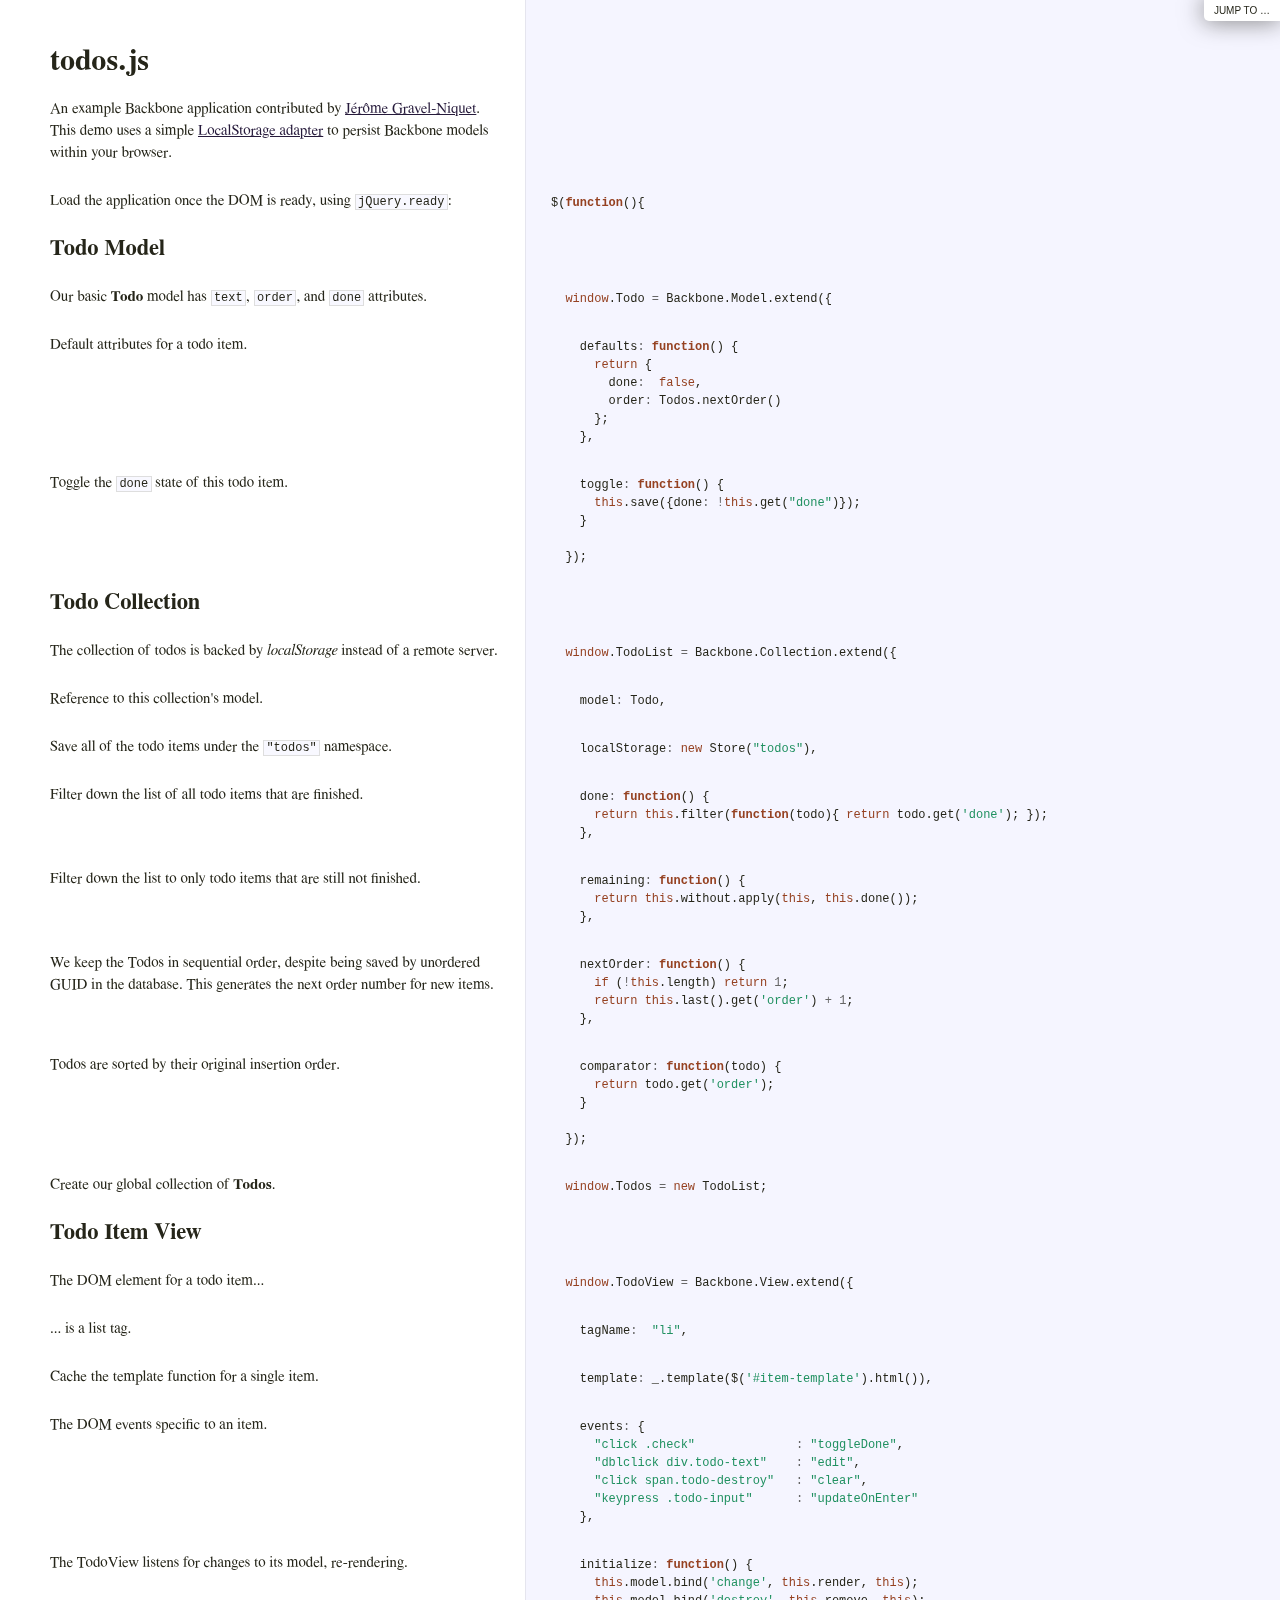
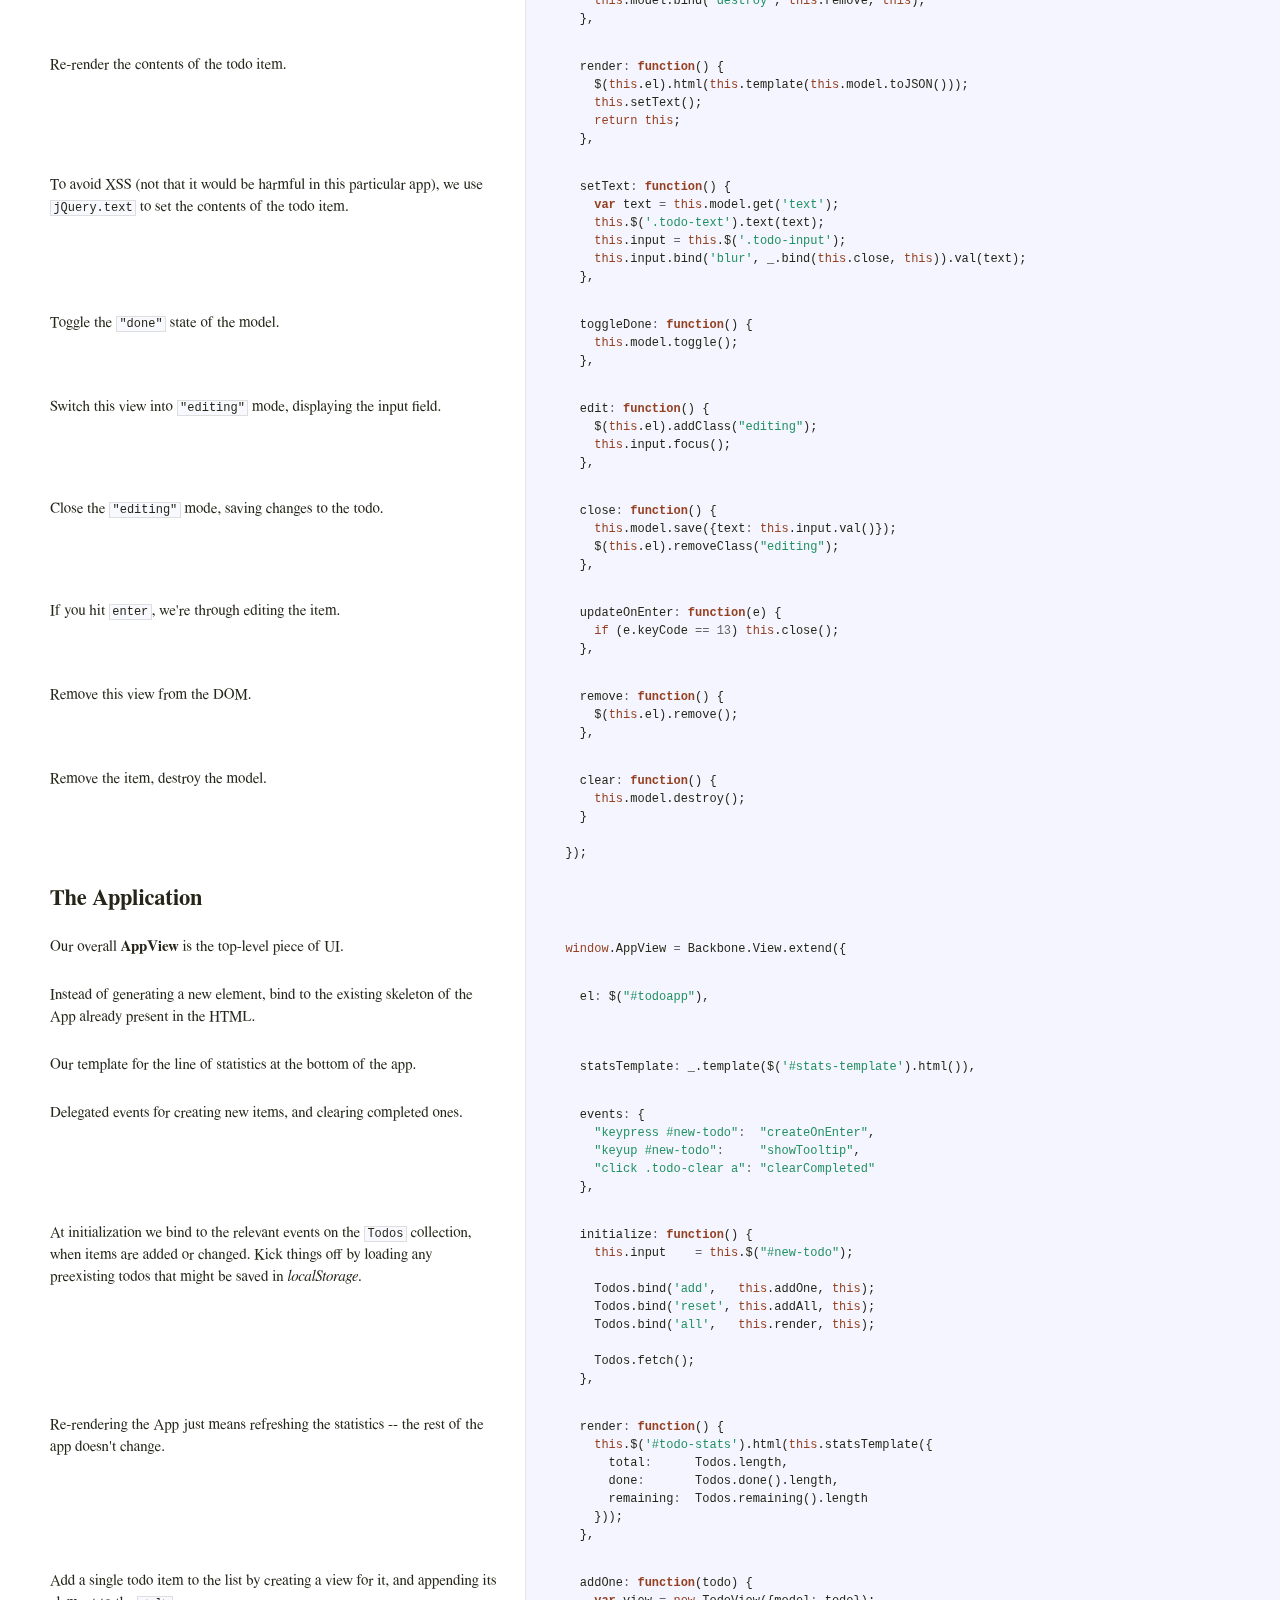
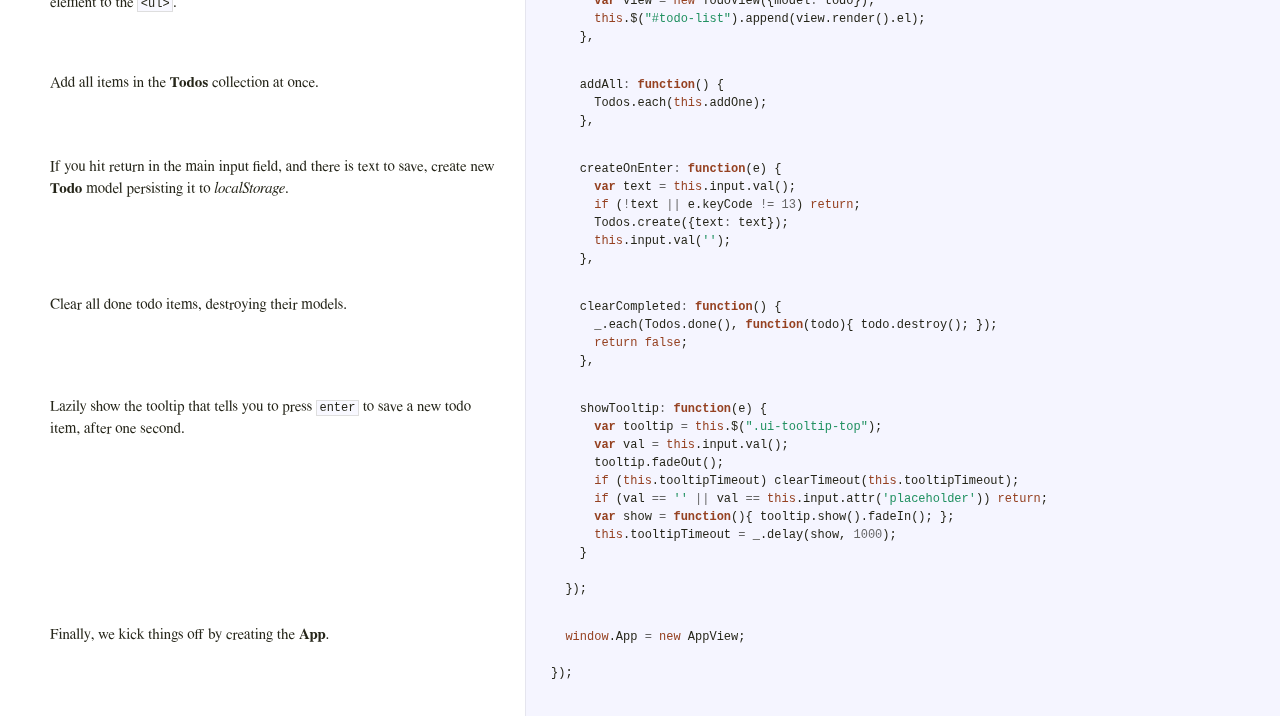
<file: static/backbone/docs/todos.html>
<!DOCTYPE html>  <html> <head>   <title>todos.js</title>   <meta http-equiv="content-type" content="text/html; charset=UTF-8">   <link rel="stylesheet" media="all" href="docco.css" /> </head> <body>   <div id="container">     <div id="background"></div>            <div id="jump_to">         Jump To &hellip;         <div id="jump_wrapper">           <div id="jump_page">                                           <a class="source" href="backbone-localstorage.html">                 backbone-localstorage.js               </a>                                           <a class="source" href="todos.html">                 todos.js               </a>                        </div>         </div>       </div>          <table cellpadding="0" cellspacing="0">       <thead>         <tr>           <th class="docs">             <h1>               todos.js             </h1>           </th>           <th class="code">           </th>         </tr>       </thead>       <tbody>                               <tr id="section-1">             <td class="docs">               <div class="pilwrap">                 <a class="pilcrow" href="#section-1">&#182;</a>               </div>               <p>An example Backbone application contributed by
<a href="http://jgn.me/">Jérôme Gravel-Niquet</a>. This demo uses a simple
<a href="backbone-localstorage.html">LocalStorage adapter</a>
to persist Backbone models within your browser.</p>             </td>             <td class="code">               <div class="highlight"><pre></pre></div>             </td>           </tr>                               <tr id="section-2">             <td class="docs">               <div class="pilwrap">                 <a class="pilcrow" href="#section-2">&#182;</a>               </div>               <p>Load the application once the DOM is ready, using <code>jQuery.ready</code>:</p>             </td>             <td class="code">               <div class="highlight"><pre><span class="nx">$</span><span class="p">(</span><span class="kd">function</span><span class="p">(){</span></pre></div>             </td>           </tr>                               <tr id="section-3">             <td class="docs">               <div class="pilwrap">                 <a class="pilcrow" href="#section-3">&#182;</a>               </div>               <h2>Todo Model</h2>             </td>             <td class="code">               <div class="highlight"><pre></pre></div>             </td>           </tr>                               <tr id="section-4">             <td class="docs">               <div class="pilwrap">                 <a class="pilcrow" href="#section-4">&#182;</a>               </div>               <p>Our basic <strong>Todo</strong> model has <code>text</code>, <code>order</code>, and <code>done</code> attributes.</p>             </td>             <td class="code">               <div class="highlight"><pre>  <span class="nb">window</span><span class="p">.</span><span class="nx">Todo</span> <span class="o">=</span> <span class="nx">Backbone</span><span class="p">.</span><span class="nx">Model</span><span class="p">.</span><span class="nx">extend</span><span class="p">({</span></pre></div>             </td>           </tr>                               <tr id="section-5">             <td class="docs">               <div class="pilwrap">                 <a class="pilcrow" href="#section-5">&#182;</a>               </div>               <p>Default attributes for a todo item.</p>             </td>             <td class="code">               <div class="highlight"><pre>    <span class="nx">defaults</span><span class="o">:</span> <span class="kd">function</span><span class="p">()</span> <span class="p">{</span>
      <span class="k">return</span> <span class="p">{</span>
        <span class="nx">done</span><span class="o">:</span>  <span class="kc">false</span><span class="p">,</span>
        <span class="nx">order</span><span class="o">:</span> <span class="nx">Todos</span><span class="p">.</span><span class="nx">nextOrder</span><span class="p">()</span>
      <span class="p">};</span>
    <span class="p">},</span></pre></div>             </td>           </tr>                               <tr id="section-6">             <td class="docs">               <div class="pilwrap">                 <a class="pilcrow" href="#section-6">&#182;</a>               </div>               <p>Toggle the <code>done</code> state of this todo item.</p>             </td>             <td class="code">               <div class="highlight"><pre>    <span class="nx">toggle</span><span class="o">:</span> <span class="kd">function</span><span class="p">()</span> <span class="p">{</span>
      <span class="k">this</span><span class="p">.</span><span class="nx">save</span><span class="p">({</span><span class="nx">done</span><span class="o">:</span> <span class="o">!</span><span class="k">this</span><span class="p">.</span><span class="nx">get</span><span class="p">(</span><span class="s2">&quot;done&quot;</span><span class="p">)});</span>
    <span class="p">}</span>

  <span class="p">});</span></pre></div>             </td>           </tr>                               <tr id="section-7">             <td class="docs">               <div class="pilwrap">                 <a class="pilcrow" href="#section-7">&#182;</a>               </div>               <h2>Todo Collection</h2>             </td>             <td class="code">               <div class="highlight"><pre></pre></div>             </td>           </tr>                               <tr id="section-8">             <td class="docs">               <div class="pilwrap">                 <a class="pilcrow" href="#section-8">&#182;</a>               </div>               <p>The collection of todos is backed by <em>localStorage</em> instead of a remote
server.</p>             </td>             <td class="code">               <div class="highlight"><pre>  <span class="nb">window</span><span class="p">.</span><span class="nx">TodoList</span> <span class="o">=</span> <span class="nx">Backbone</span><span class="p">.</span><span class="nx">Collection</span><span class="p">.</span><span class="nx">extend</span><span class="p">({</span></pre></div>             </td>           </tr>                               <tr id="section-9">             <td class="docs">               <div class="pilwrap">                 <a class="pilcrow" href="#section-9">&#182;</a>               </div>               <p>Reference to this collection's model.</p>             </td>             <td class="code">               <div class="highlight"><pre>    <span class="nx">model</span><span class="o">:</span> <span class="nx">Todo</span><span class="p">,</span></pre></div>             </td>           </tr>                               <tr id="section-10">             <td class="docs">               <div class="pilwrap">                 <a class="pilcrow" href="#section-10">&#182;</a>               </div>               <p>Save all of the todo items under the <code>"todos"</code> namespace.</p>             </td>             <td class="code">               <div class="highlight"><pre>    <span class="nx">localStorage</span><span class="o">:</span> <span class="k">new</span> <span class="nx">Store</span><span class="p">(</span><span class="s2">&quot;todos&quot;</span><span class="p">),</span></pre></div>             </td>           </tr>                               <tr id="section-11">             <td class="docs">               <div class="pilwrap">                 <a class="pilcrow" href="#section-11">&#182;</a>               </div>               <p>Filter down the list of all todo items that are finished.</p>             </td>             <td class="code">               <div class="highlight"><pre>    <span class="nx">done</span><span class="o">:</span> <span class="kd">function</span><span class="p">()</span> <span class="p">{</span>
      <span class="k">return</span> <span class="k">this</span><span class="p">.</span><span class="nx">filter</span><span class="p">(</span><span class="kd">function</span><span class="p">(</span><span class="nx">todo</span><span class="p">){</span> <span class="k">return</span> <span class="nx">todo</span><span class="p">.</span><span class="nx">get</span><span class="p">(</span><span class="s1">&#39;done&#39;</span><span class="p">);</span> <span class="p">});</span>
    <span class="p">},</span></pre></div>             </td>           </tr>                               <tr id="section-12">             <td class="docs">               <div class="pilwrap">                 <a class="pilcrow" href="#section-12">&#182;</a>               </div>               <p>Filter down the list to only todo items that are still not finished.</p>             </td>             <td class="code">               <div class="highlight"><pre>    <span class="nx">remaining</span><span class="o">:</span> <span class="kd">function</span><span class="p">()</span> <span class="p">{</span>
      <span class="k">return</span> <span class="k">this</span><span class="p">.</span><span class="nx">without</span><span class="p">.</span><span class="nx">apply</span><span class="p">(</span><span class="k">this</span><span class="p">,</span> <span class="k">this</span><span class="p">.</span><span class="nx">done</span><span class="p">());</span>
    <span class="p">},</span></pre></div>             </td>           </tr>                               <tr id="section-13">             <td class="docs">               <div class="pilwrap">                 <a class="pilcrow" href="#section-13">&#182;</a>               </div>               <p>We keep the Todos in sequential order, despite being saved by unordered
GUID in the database. This generates the next order number for new items.</p>             </td>             <td class="code">               <div class="highlight"><pre>    <span class="nx">nextOrder</span><span class="o">:</span> <span class="kd">function</span><span class="p">()</span> <span class="p">{</span>
      <span class="k">if</span> <span class="p">(</span><span class="o">!</span><span class="k">this</span><span class="p">.</span><span class="nx">length</span><span class="p">)</span> <span class="k">return</span> <span class="mi">1</span><span class="p">;</span>
      <span class="k">return</span> <span class="k">this</span><span class="p">.</span><span class="nx">last</span><span class="p">().</span><span class="nx">get</span><span class="p">(</span><span class="s1">&#39;order&#39;</span><span class="p">)</span> <span class="o">+</span> <span class="mi">1</span><span class="p">;</span>
    <span class="p">},</span></pre></div>             </td>           </tr>                               <tr id="section-14">             <td class="docs">               <div class="pilwrap">                 <a class="pilcrow" href="#section-14">&#182;</a>               </div>               <p>Todos are sorted by their original insertion order.</p>             </td>             <td class="code">               <div class="highlight"><pre>    <span class="nx">comparator</span><span class="o">:</span> <span class="kd">function</span><span class="p">(</span><span class="nx">todo</span><span class="p">)</span> <span class="p">{</span>
      <span class="k">return</span> <span class="nx">todo</span><span class="p">.</span><span class="nx">get</span><span class="p">(</span><span class="s1">&#39;order&#39;</span><span class="p">);</span>
    <span class="p">}</span>

  <span class="p">});</span></pre></div>             </td>           </tr>                               <tr id="section-15">             <td class="docs">               <div class="pilwrap">                 <a class="pilcrow" href="#section-15">&#182;</a>               </div>               <p>Create our global collection of <strong>Todos</strong>.</p>             </td>             <td class="code">               <div class="highlight"><pre>  <span class="nb">window</span><span class="p">.</span><span class="nx">Todos</span> <span class="o">=</span> <span class="k">new</span> <span class="nx">TodoList</span><span class="p">;</span></pre></div>             </td>           </tr>                               <tr id="section-16">             <td class="docs">               <div class="pilwrap">                 <a class="pilcrow" href="#section-16">&#182;</a>               </div>               <h2>Todo Item View</h2>             </td>             <td class="code">               <div class="highlight"><pre></pre></div>             </td>           </tr>                               <tr id="section-17">             <td class="docs">               <div class="pilwrap">                 <a class="pilcrow" href="#section-17">&#182;</a>               </div>               <p>The DOM element for a todo item...</p>             </td>             <td class="code">               <div class="highlight"><pre>  <span class="nb">window</span><span class="p">.</span><span class="nx">TodoView</span> <span class="o">=</span> <span class="nx">Backbone</span><span class="p">.</span><span class="nx">View</span><span class="p">.</span><span class="nx">extend</span><span class="p">({</span></pre></div>             </td>           </tr>                               <tr id="section-18">             <td class="docs">               <div class="pilwrap">                 <a class="pilcrow" href="#section-18">&#182;</a>               </div>               <p>... is a list tag.</p>             </td>             <td class="code">               <div class="highlight"><pre>    <span class="nx">tagName</span><span class="o">:</span>  <span class="s2">&quot;li&quot;</span><span class="p">,</span></pre></div>             </td>           </tr>                               <tr id="section-19">             <td class="docs">               <div class="pilwrap">                 <a class="pilcrow" href="#section-19">&#182;</a>               </div>               <p>Cache the template function for a single item.</p>             </td>             <td class="code">               <div class="highlight"><pre>    <span class="nx">template</span><span class="o">:</span> <span class="nx">_</span><span class="p">.</span><span class="nx">template</span><span class="p">(</span><span class="nx">$</span><span class="p">(</span><span class="s1">&#39;#item-template&#39;</span><span class="p">).</span><span class="nx">html</span><span class="p">()),</span></pre></div>             </td>           </tr>                               <tr id="section-20">             <td class="docs">               <div class="pilwrap">                 <a class="pilcrow" href="#section-20">&#182;</a>               </div>               <p>The DOM events specific to an item.</p>             </td>             <td class="code">               <div class="highlight"><pre>    <span class="nx">events</span><span class="o">:</span> <span class="p">{</span>
      <span class="s2">&quot;click .check&quot;</span>              <span class="o">:</span> <span class="s2">&quot;toggleDone&quot;</span><span class="p">,</span>
      <span class="s2">&quot;dblclick div.todo-text&quot;</span>    <span class="o">:</span> <span class="s2">&quot;edit&quot;</span><span class="p">,</span>
      <span class="s2">&quot;click span.todo-destroy&quot;</span>   <span class="o">:</span> <span class="s2">&quot;clear&quot;</span><span class="p">,</span>
      <span class="s2">&quot;keypress .todo-input&quot;</span>      <span class="o">:</span> <span class="s2">&quot;updateOnEnter&quot;</span>
    <span class="p">},</span></pre></div>             </td>           </tr>                               <tr id="section-21">             <td class="docs">               <div class="pilwrap">                 <a class="pilcrow" href="#section-21">&#182;</a>               </div>               <p>The TodoView listens for changes to its model, re-rendering.</p>             </td>             <td class="code">               <div class="highlight"><pre>    <span class="nx">initialize</span><span class="o">:</span> <span class="kd">function</span><span class="p">()</span> <span class="p">{</span>
      <span class="k">this</span><span class="p">.</span><span class="nx">model</span><span class="p">.</span><span class="nx">bind</span><span class="p">(</span><span class="s1">&#39;change&#39;</span><span class="p">,</span> <span class="k">this</span><span class="p">.</span><span class="nx">render</span><span class="p">,</span> <span class="k">this</span><span class="p">);</span>
      <span class="k">this</span><span class="p">.</span><span class="nx">model</span><span class="p">.</span><span class="nx">bind</span><span class="p">(</span><span class="s1">&#39;destroy&#39;</span><span class="p">,</span> <span class="k">this</span><span class="p">.</span><span class="nx">remove</span><span class="p">,</span> <span class="k">this</span><span class="p">);</span>
    <span class="p">},</span></pre></div>             </td>           </tr>                               <tr id="section-22">             <td class="docs">               <div class="pilwrap">                 <a class="pilcrow" href="#section-22">&#182;</a>               </div>               <p>Re-render the contents of the todo item.</p>             </td>             <td class="code">               <div class="highlight"><pre>    <span class="nx">render</span><span class="o">:</span> <span class="kd">function</span><span class="p">()</span> <span class="p">{</span>
      <span class="nx">$</span><span class="p">(</span><span class="k">this</span><span class="p">.</span><span class="nx">el</span><span class="p">).</span><span class="nx">html</span><span class="p">(</span><span class="k">this</span><span class="p">.</span><span class="nx">template</span><span class="p">(</span><span class="k">this</span><span class="p">.</span><span class="nx">model</span><span class="p">.</span><span class="nx">toJSON</span><span class="p">()));</span>
      <span class="k">this</span><span class="p">.</span><span class="nx">setText</span><span class="p">();</span>
      <span class="k">return</span> <span class="k">this</span><span class="p">;</span>
    <span class="p">},</span></pre></div>             </td>           </tr>                               <tr id="section-23">             <td class="docs">               <div class="pilwrap">                 <a class="pilcrow" href="#section-23">&#182;</a>               </div>               <p>To avoid XSS (not that it would be harmful in this particular app),
we use <code>jQuery.text</code> to set the contents of the todo item.</p>             </td>             <td class="code">               <div class="highlight"><pre>    <span class="nx">setText</span><span class="o">:</span> <span class="kd">function</span><span class="p">()</span> <span class="p">{</span>
      <span class="kd">var</span> <span class="nx">text</span> <span class="o">=</span> <span class="k">this</span><span class="p">.</span><span class="nx">model</span><span class="p">.</span><span class="nx">get</span><span class="p">(</span><span class="s1">&#39;text&#39;</span><span class="p">);</span>
      <span class="k">this</span><span class="p">.</span><span class="nx">$</span><span class="p">(</span><span class="s1">&#39;.todo-text&#39;</span><span class="p">).</span><span class="nx">text</span><span class="p">(</span><span class="nx">text</span><span class="p">);</span>
      <span class="k">this</span><span class="p">.</span><span class="nx">input</span> <span class="o">=</span> <span class="k">this</span><span class="p">.</span><span class="nx">$</span><span class="p">(</span><span class="s1">&#39;.todo-input&#39;</span><span class="p">);</span>
      <span class="k">this</span><span class="p">.</span><span class="nx">input</span><span class="p">.</span><span class="nx">bind</span><span class="p">(</span><span class="s1">&#39;blur&#39;</span><span class="p">,</span> <span class="nx">_</span><span class="p">.</span><span class="nx">bind</span><span class="p">(</span><span class="k">this</span><span class="p">.</span><span class="nx">close</span><span class="p">,</span> <span class="k">this</span><span class="p">)).</span><span class="nx">val</span><span class="p">(</span><span class="nx">text</span><span class="p">);</span>
    <span class="p">},</span></pre></div>             </td>           </tr>                               <tr id="section-24">             <td class="docs">               <div class="pilwrap">                 <a class="pilcrow" href="#section-24">&#182;</a>               </div>               <p>Toggle the <code>"done"</code> state of the model.</p>             </td>             <td class="code">               <div class="highlight"><pre>    <span class="nx">toggleDone</span><span class="o">:</span> <span class="kd">function</span><span class="p">()</span> <span class="p">{</span>
      <span class="k">this</span><span class="p">.</span><span class="nx">model</span><span class="p">.</span><span class="nx">toggle</span><span class="p">();</span>
    <span class="p">},</span></pre></div>             </td>           </tr>                               <tr id="section-25">             <td class="docs">               <div class="pilwrap">                 <a class="pilcrow" href="#section-25">&#182;</a>               </div>               <p>Switch this view into <code>"editing"</code> mode, displaying the input field.</p>             </td>             <td class="code">               <div class="highlight"><pre>    <span class="nx">edit</span><span class="o">:</span> <span class="kd">function</span><span class="p">()</span> <span class="p">{</span>
      <span class="nx">$</span><span class="p">(</span><span class="k">this</span><span class="p">.</span><span class="nx">el</span><span class="p">).</span><span class="nx">addClass</span><span class="p">(</span><span class="s2">&quot;editing&quot;</span><span class="p">);</span>
      <span class="k">this</span><span class="p">.</span><span class="nx">input</span><span class="p">.</span><span class="nx">focus</span><span class="p">();</span>
    <span class="p">},</span></pre></div>             </td>           </tr>                               <tr id="section-26">             <td class="docs">               <div class="pilwrap">                 <a class="pilcrow" href="#section-26">&#182;</a>               </div>               <p>Close the <code>"editing"</code> mode, saving changes to the todo.</p>             </td>             <td class="code">               <div class="highlight"><pre>    <span class="nx">close</span><span class="o">:</span> <span class="kd">function</span><span class="p">()</span> <span class="p">{</span>
      <span class="k">this</span><span class="p">.</span><span class="nx">model</span><span class="p">.</span><span class="nx">save</span><span class="p">({</span><span class="nx">text</span><span class="o">:</span> <span class="k">this</span><span class="p">.</span><span class="nx">input</span><span class="p">.</span><span class="nx">val</span><span class="p">()});</span>
      <span class="nx">$</span><span class="p">(</span><span class="k">this</span><span class="p">.</span><span class="nx">el</span><span class="p">).</span><span class="nx">removeClass</span><span class="p">(</span><span class="s2">&quot;editing&quot;</span><span class="p">);</span>
    <span class="p">},</span></pre></div>             </td>           </tr>                               <tr id="section-27">             <td class="docs">               <div class="pilwrap">                 <a class="pilcrow" href="#section-27">&#182;</a>               </div>               <p>If you hit <code>enter</code>, we're through editing the item.</p>             </td>             <td class="code">               <div class="highlight"><pre>    <span class="nx">updateOnEnter</span><span class="o">:</span> <span class="kd">function</span><span class="p">(</span><span class="nx">e</span><span class="p">)</span> <span class="p">{</span>
      <span class="k">if</span> <span class="p">(</span><span class="nx">e</span><span class="p">.</span><span class="nx">keyCode</span> <span class="o">==</span> <span class="mi">13</span><span class="p">)</span> <span class="k">this</span><span class="p">.</span><span class="nx">close</span><span class="p">();</span>
    <span class="p">},</span></pre></div>             </td>           </tr>                               <tr id="section-28">             <td class="docs">               <div class="pilwrap">                 <a class="pilcrow" href="#section-28">&#182;</a>               </div>               <p>Remove this view from the DOM.</p>             </td>             <td class="code">               <div class="highlight"><pre>    <span class="nx">remove</span><span class="o">:</span> <span class="kd">function</span><span class="p">()</span> <span class="p">{</span>
      <span class="nx">$</span><span class="p">(</span><span class="k">this</span><span class="p">.</span><span class="nx">el</span><span class="p">).</span><span class="nx">remove</span><span class="p">();</span>
    <span class="p">},</span></pre></div>             </td>           </tr>                               <tr id="section-29">             <td class="docs">               <div class="pilwrap">                 <a class="pilcrow" href="#section-29">&#182;</a>               </div>               <p>Remove the item, destroy the model.</p>             </td>             <td class="code">               <div class="highlight"><pre>    <span class="nx">clear</span><span class="o">:</span> <span class="kd">function</span><span class="p">()</span> <span class="p">{</span>
      <span class="k">this</span><span class="p">.</span><span class="nx">model</span><span class="p">.</span><span class="nx">destroy</span><span class="p">();</span>
    <span class="p">}</span>

  <span class="p">});</span></pre></div>             </td>           </tr>                               <tr id="section-30">             <td class="docs">               <div class="pilwrap">                 <a class="pilcrow" href="#section-30">&#182;</a>               </div>               <h2>The Application</h2>             </td>             <td class="code">               <div class="highlight"><pre></pre></div>             </td>           </tr>                               <tr id="section-31">             <td class="docs">               <div class="pilwrap">                 <a class="pilcrow" href="#section-31">&#182;</a>               </div>               <p>Our overall <strong>AppView</strong> is the top-level piece of UI.</p>             </td>             <td class="code">               <div class="highlight"><pre>  <span class="nb">window</span><span class="p">.</span><span class="nx">AppView</span> <span class="o">=</span> <span class="nx">Backbone</span><span class="p">.</span><span class="nx">View</span><span class="p">.</span><span class="nx">extend</span><span class="p">({</span></pre></div>             </td>           </tr>                               <tr id="section-32">             <td class="docs">               <div class="pilwrap">                 <a class="pilcrow" href="#section-32">&#182;</a>               </div>               <p>Instead of generating a new element, bind to the existing skeleton of
the App already present in the HTML.</p>             </td>             <td class="code">               <div class="highlight"><pre>    <span class="nx">el</span><span class="o">:</span> <span class="nx">$</span><span class="p">(</span><span class="s2">&quot;#todoapp&quot;</span><span class="p">),</span></pre></div>             </td>           </tr>                               <tr id="section-33">             <td class="docs">               <div class="pilwrap">                 <a class="pilcrow" href="#section-33">&#182;</a>               </div>               <p>Our template for the line of statistics at the bottom of the app.</p>             </td>             <td class="code">               <div class="highlight"><pre>    <span class="nx">statsTemplate</span><span class="o">:</span> <span class="nx">_</span><span class="p">.</span><span class="nx">template</span><span class="p">(</span><span class="nx">$</span><span class="p">(</span><span class="s1">&#39;#stats-template&#39;</span><span class="p">).</span><span class="nx">html</span><span class="p">()),</span></pre></div>             </td>           </tr>                               <tr id="section-34">             <td class="docs">               <div class="pilwrap">                 <a class="pilcrow" href="#section-34">&#182;</a>               </div>               <p>Delegated events for creating new items, and clearing completed ones.</p>             </td>             <td class="code">               <div class="highlight"><pre>    <span class="nx">events</span><span class="o">:</span> <span class="p">{</span>
      <span class="s2">&quot;keypress #new-todo&quot;</span><span class="o">:</span>  <span class="s2">&quot;createOnEnter&quot;</span><span class="p">,</span>
      <span class="s2">&quot;keyup #new-todo&quot;</span><span class="o">:</span>     <span class="s2">&quot;showTooltip&quot;</span><span class="p">,</span>
      <span class="s2">&quot;click .todo-clear a&quot;</span><span class="o">:</span> <span class="s2">&quot;clearCompleted&quot;</span>
    <span class="p">},</span></pre></div>             </td>           </tr>                               <tr id="section-35">             <td class="docs">               <div class="pilwrap">                 <a class="pilcrow" href="#section-35">&#182;</a>               </div>               <p>At initialization we bind to the relevant events on the <code>Todos</code>
collection, when items are added or changed. Kick things off by
loading any preexisting todos that might be saved in <em>localStorage</em>.</p>             </td>             <td class="code">               <div class="highlight"><pre>    <span class="nx">initialize</span><span class="o">:</span> <span class="kd">function</span><span class="p">()</span> <span class="p">{</span>
      <span class="k">this</span><span class="p">.</span><span class="nx">input</span>    <span class="o">=</span> <span class="k">this</span><span class="p">.</span><span class="nx">$</span><span class="p">(</span><span class="s2">&quot;#new-todo&quot;</span><span class="p">);</span>

      <span class="nx">Todos</span><span class="p">.</span><span class="nx">bind</span><span class="p">(</span><span class="s1">&#39;add&#39;</span><span class="p">,</span>   <span class="k">this</span><span class="p">.</span><span class="nx">addOne</span><span class="p">,</span> <span class="k">this</span><span class="p">);</span>
      <span class="nx">Todos</span><span class="p">.</span><span class="nx">bind</span><span class="p">(</span><span class="s1">&#39;reset&#39;</span><span class="p">,</span> <span class="k">this</span><span class="p">.</span><span class="nx">addAll</span><span class="p">,</span> <span class="k">this</span><span class="p">);</span>
      <span class="nx">Todos</span><span class="p">.</span><span class="nx">bind</span><span class="p">(</span><span class="s1">&#39;all&#39;</span><span class="p">,</span>   <span class="k">this</span><span class="p">.</span><span class="nx">render</span><span class="p">,</span> <span class="k">this</span><span class="p">);</span>

      <span class="nx">Todos</span><span class="p">.</span><span class="nx">fetch</span><span class="p">();</span>
    <span class="p">},</span></pre></div>             </td>           </tr>                               <tr id="section-36">             <td class="docs">               <div class="pilwrap">                 <a class="pilcrow" href="#section-36">&#182;</a>               </div>               <p>Re-rendering the App just means refreshing the statistics -- the rest
of the app doesn't change.</p>             </td>             <td class="code">               <div class="highlight"><pre>    <span class="nx">render</span><span class="o">:</span> <span class="kd">function</span><span class="p">()</span> <span class="p">{</span>
      <span class="k">this</span><span class="p">.</span><span class="nx">$</span><span class="p">(</span><span class="s1">&#39;#todo-stats&#39;</span><span class="p">).</span><span class="nx">html</span><span class="p">(</span><span class="k">this</span><span class="p">.</span><span class="nx">statsTemplate</span><span class="p">({</span>
        <span class="nx">total</span><span class="o">:</span>      <span class="nx">Todos</span><span class="p">.</span><span class="nx">length</span><span class="p">,</span>
        <span class="nx">done</span><span class="o">:</span>       <span class="nx">Todos</span><span class="p">.</span><span class="nx">done</span><span class="p">().</span><span class="nx">length</span><span class="p">,</span>
        <span class="nx">remaining</span><span class="o">:</span>  <span class="nx">Todos</span><span class="p">.</span><span class="nx">remaining</span><span class="p">().</span><span class="nx">length</span>
      <span class="p">}));</span>
    <span class="p">},</span></pre></div>             </td>           </tr>                               <tr id="section-37">             <td class="docs">               <div class="pilwrap">                 <a class="pilcrow" href="#section-37">&#182;</a>               </div>               <p>Add a single todo item to the list by creating a view for it, and
appending its element to the <code>&lt;ul&gt;</code>.</p>             </td>             <td class="code">               <div class="highlight"><pre>    <span class="nx">addOne</span><span class="o">:</span> <span class="kd">function</span><span class="p">(</span><span class="nx">todo</span><span class="p">)</span> <span class="p">{</span>
      <span class="kd">var</span> <span class="nx">view</span> <span class="o">=</span> <span class="k">new</span> <span class="nx">TodoView</span><span class="p">({</span><span class="nx">model</span><span class="o">:</span> <span class="nx">todo</span><span class="p">});</span>
      <span class="k">this</span><span class="p">.</span><span class="nx">$</span><span class="p">(</span><span class="s2">&quot;#todo-list&quot;</span><span class="p">).</span><span class="nx">append</span><span class="p">(</span><span class="nx">view</span><span class="p">.</span><span class="nx">render</span><span class="p">().</span><span class="nx">el</span><span class="p">);</span>
    <span class="p">},</span></pre></div>             </td>           </tr>                               <tr id="section-38">             <td class="docs">               <div class="pilwrap">                 <a class="pilcrow" href="#section-38">&#182;</a>               </div>               <p>Add all items in the <strong>Todos</strong> collection at once.</p>             </td>             <td class="code">               <div class="highlight"><pre>    <span class="nx">addAll</span><span class="o">:</span> <span class="kd">function</span><span class="p">()</span> <span class="p">{</span>
      <span class="nx">Todos</span><span class="p">.</span><span class="nx">each</span><span class="p">(</span><span class="k">this</span><span class="p">.</span><span class="nx">addOne</span><span class="p">);</span>
    <span class="p">},</span></pre></div>             </td>           </tr>                               <tr id="section-39">             <td class="docs">               <div class="pilwrap">                 <a class="pilcrow" href="#section-39">&#182;</a>               </div>               <p>If you hit return in the main input field, and there is text to save,
create new <strong>Todo</strong> model persisting it to <em>localStorage</em>.</p>             </td>             <td class="code">               <div class="highlight"><pre>    <span class="nx">createOnEnter</span><span class="o">:</span> <span class="kd">function</span><span class="p">(</span><span class="nx">e</span><span class="p">)</span> <span class="p">{</span>
      <span class="kd">var</span> <span class="nx">text</span> <span class="o">=</span> <span class="k">this</span><span class="p">.</span><span class="nx">input</span><span class="p">.</span><span class="nx">val</span><span class="p">();</span>
      <span class="k">if</span> <span class="p">(</span><span class="o">!</span><span class="nx">text</span> <span class="o">||</span> <span class="nx">e</span><span class="p">.</span><span class="nx">keyCode</span> <span class="o">!=</span> <span class="mi">13</span><span class="p">)</span> <span class="k">return</span><span class="p">;</span>
      <span class="nx">Todos</span><span class="p">.</span><span class="nx">create</span><span class="p">({</span><span class="nx">text</span><span class="o">:</span> <span class="nx">text</span><span class="p">});</span>
      <span class="k">this</span><span class="p">.</span><span class="nx">input</span><span class="p">.</span><span class="nx">val</span><span class="p">(</span><span class="s1">&#39;&#39;</span><span class="p">);</span>
    <span class="p">},</span></pre></div>             </td>           </tr>                               <tr id="section-40">             <td class="docs">               <div class="pilwrap">                 <a class="pilcrow" href="#section-40">&#182;</a>               </div>               <p>Clear all done todo items, destroying their models.</p>             </td>             <td class="code">               <div class="highlight"><pre>    <span class="nx">clearCompleted</span><span class="o">:</span> <span class="kd">function</span><span class="p">()</span> <span class="p">{</span>
      <span class="nx">_</span><span class="p">.</span><span class="nx">each</span><span class="p">(</span><span class="nx">Todos</span><span class="p">.</span><span class="nx">done</span><span class="p">(),</span> <span class="kd">function</span><span class="p">(</span><span class="nx">todo</span><span class="p">){</span> <span class="nx">todo</span><span class="p">.</span><span class="nx">destroy</span><span class="p">();</span> <span class="p">});</span>
      <span class="k">return</span> <span class="kc">false</span><span class="p">;</span>
    <span class="p">},</span></pre></div>             </td>           </tr>                               <tr id="section-41">             <td class="docs">               <div class="pilwrap">                 <a class="pilcrow" href="#section-41">&#182;</a>               </div>               <p>Lazily show the tooltip that tells you to press <code>enter</code> to save
a new todo item, after one second.</p>             </td>             <td class="code">               <div class="highlight"><pre>    <span class="nx">showTooltip</span><span class="o">:</span> <span class="kd">function</span><span class="p">(</span><span class="nx">e</span><span class="p">)</span> <span class="p">{</span>
      <span class="kd">var</span> <span class="nx">tooltip</span> <span class="o">=</span> <span class="k">this</span><span class="p">.</span><span class="nx">$</span><span class="p">(</span><span class="s2">&quot;.ui-tooltip-top&quot;</span><span class="p">);</span>
      <span class="kd">var</span> <span class="nx">val</span> <span class="o">=</span> <span class="k">this</span><span class="p">.</span><span class="nx">input</span><span class="p">.</span><span class="nx">val</span><span class="p">();</span>
      <span class="nx">tooltip</span><span class="p">.</span><span class="nx">fadeOut</span><span class="p">();</span>
      <span class="k">if</span> <span class="p">(</span><span class="k">this</span><span class="p">.</span><span class="nx">tooltipTimeout</span><span class="p">)</span> <span class="nx">clearTimeout</span><span class="p">(</span><span class="k">this</span><span class="p">.</span><span class="nx">tooltipTimeout</span><span class="p">);</span>
      <span class="k">if</span> <span class="p">(</span><span class="nx">val</span> <span class="o">==</span> <span class="s1">&#39;&#39;</span> <span class="o">||</span> <span class="nx">val</span> <span class="o">==</span> <span class="k">this</span><span class="p">.</span><span class="nx">input</span><span class="p">.</span><span class="nx">attr</span><span class="p">(</span><span class="s1">&#39;placeholder&#39;</span><span class="p">))</span> <span class="k">return</span><span class="p">;</span>
      <span class="kd">var</span> <span class="nx">show</span> <span class="o">=</span> <span class="kd">function</span><span class="p">(){</span> <span class="nx">tooltip</span><span class="p">.</span><span class="nx">show</span><span class="p">().</span><span class="nx">fadeIn</span><span class="p">();</span> <span class="p">};</span>
      <span class="k">this</span><span class="p">.</span><span class="nx">tooltipTimeout</span> <span class="o">=</span> <span class="nx">_</span><span class="p">.</span><span class="nx">delay</span><span class="p">(</span><span class="nx">show</span><span class="p">,</span> <span class="mi">1000</span><span class="p">);</span>
    <span class="p">}</span>

  <span class="p">});</span></pre></div>             </td>           </tr>                               <tr id="section-42">             <td class="docs">               <div class="pilwrap">                 <a class="pilcrow" href="#section-42">&#182;</a>               </div>               <p>Finally, we kick things off by creating the <strong>App</strong>.</p>             </td>             <td class="code">               <div class="highlight"><pre>  <span class="nb">window</span><span class="p">.</span><span class="nx">App</span> <span class="o">=</span> <span class="k">new</span> <span class="nx">AppView</span><span class="p">;</span>

<span class="p">});</span>

</pre></div>             </td>           </tr>                </tbody>     </table>   </div> </body> </html>
</file>
<file: static/style.css>
.container.main {
	position: relative;
	top: 70px;
	height: 500px;

}
.container.main .span8{
	height: 500px;
	overflow-y: auto;
}

#results { padding:35px 0; padding-bottom:250px; }
	#results DIV.title { font-weight:bold; font-size:15px; }
	#results UL#tweets { position:relative; margin-left:-5px; }
		#results UL#tweets LI { overflow:hidden; margin-bottom:10px; padding:5px 0 5px 5px; }
		#results UL#tweets LI:hover { background:url(images/bg.gif); }
			#results UL#tweets LI DIV.profile-pic { float:left; border:1px solid #e5e5e1; margin-right:8px; position:relative; }
				#results UL#tweets LI DIV.profile-pic IMG { display:block; margin:1px;width:48px;height:48px; }
			#results UL#tweets LI DIV.tweet-body { overflow:hidden; }
				#results UL#tweets LI DIV.tweet-body DIV.twitter-name { font-weight:bold; color:#0066cc; font-size:13px; margin-top:2px; }
				#results UL#tweets LI DIV.tweet-body DIV.twitter-name a {font-weight:bold; color:#0066cc; font-size:13px;text-decoration:none;}
					#results UL#tweets LI DIV.tweet-body DIV.twitter-name SPAN { font-weight:normal; color:#8d8d8d; margin-bottom:5px; }
				#results UL#tweets LI DIV.tweet-body DIV.tweet { color:#2f2f2f; font-size:13px; margin-bottom:7px; }
				#results UL#tweets LI DIV.tweet-body DIV.tweet a {color:#2f2f2f;text-decoration:underline}
#results UL#tweets LI DIV.tweet-body DIV.actions { font-size:11px; }
					#results UL#tweets LI DIV.tweet-body DIV.actions A { display:inline-block; color:#8d8d8d; text-decoration:none; }
					#results UL#tweets LI DIV.tweet-body DIV.actions A:hover { opacity:.8; }
					#results UL#tweets LI DIV.tweet-body DIV.actions SPAN.icon { display:inline-block; vertical-align:top; margin-right:3px; }
					#results UL#tweets LI DIV.tweet-body DIV.actions SPAN.icon.tweet-icon { background:url(../images/png.png) 0 -396px; width:16px; height:12px; }
					#results UL#tweets LI DIV.tweet-body DIV.actions SPAN.icon.reply-icon { background:url(../images/png.png) -26px -396px; width:11px; height:12px; }
					#results UL#tweets LI DIV.tweet-body DIV.actions SPAN.icon.retweet-icon { background:url(../images/png.png) -46px -396px; width:14px; height:8px; margin-top:2px; }
					#results UL#tweets LI DIV.tweet-body DIV.actions SPAN.icon.favorite-icon { background:url(../images/png.png) -70px -396px; width:15px; height:15px; position:relative; margin-top:-2px; }
					
					
					#loader { padding-top:50px; }
						#loader DIV.more-button { width:140px; height:44px; background:url(../images/png.png) 0 -421px; color:#434342; font-size:15px; line-height:40px; cursor:pointer; display:inline-block; }
							#loader DIV.more-button:hover { background:url(../images/png.png) -152px -421px; }
						#loader IMG { vertical-align:top; position:relative; margin-top:-10px; margin-right:6px; }
</file>
<file: static/backbone/docs/docco.css>
/*--------------------- Layout and Typography ----------------------------*/
body {
  font-family: 'Palatino Linotype', 'Book Antiqua', Palatino, FreeSerif, serif;
  font-size: 15px;
  line-height: 22px;
  color: #252519;
  margin: 0; padding: 0;
}
a {
  color: #261a3b;
}
  a:visited {
    color: #261a3b;
  }
p {
  margin: 0 0 15px 0;
}
h1, h2, h3, h4, h5, h6 {
  margin: 0px 0 15px 0;
}
  h1 {
    margin-top: 40px;
  }
#container {
  position: relative;
}
#background {
  position: fixed;
  top: 0; left: 525px; right: 0; bottom: 0;
  background: #f5f5ff;
  border-left: 1px solid #e5e5ee;
  z-index: -1;
}
#jump_to, #jump_page {
  background: white;
  -webkit-box-shadow: 0 0 25px #777; -moz-box-shadow: 0 0 25px #777;
  -webkit-border-bottom-left-radius: 5px; -moz-border-radius-bottomleft: 5px;
  font: 10px Arial;
  text-transform: uppercase;
  cursor: pointer;
  text-align: right;
}
#jump_to, #jump_wrapper {
  position: fixed;
  right: 0; top: 0;
  padding: 5px 10px;
}
  #jump_wrapper {
    padding: 0;
    display: none;
  }
    #jump_to:hover #jump_wrapper {
      display: block;
    }
    #jump_page {
      padding: 5px 0 3px;
      margin: 0 0 25px 25px;
    }
      #jump_page .source {
        display: block;
        padding: 5px 10px;
        text-decoration: none;
        border-top: 1px solid #eee;
      }
        #jump_page .source:hover {
          background: #f5f5ff;
        }
        #jump_page .source:first-child {
        }
table td {
  border: 0;
  outline: 0;
}
  td.docs, th.docs {
    max-width: 450px;
    min-width: 450px;
    min-height: 5px;
    padding: 10px 25px 1px 50px;
    overflow-x: hidden;
    vertical-align: top;
    text-align: left;
  }
    .docs pre {
      margin: 15px 0 15px;
      padding-left: 15px;
    }
    .docs p tt, .docs p code {
      background: #f8f8ff;
      border: 1px solid #dedede;
      font-size: 12px;
      padding: 0 0.2em;
    }
    .pilwrap {
      position: relative;
    }
      .pilcrow {
        font: 12px Arial;
        text-decoration: none;
        color: #454545;
        position: absolute;
        top: 3px; left: -20px;
        padding: 1px 2px;
        opacity: 0;
        -webkit-transition: opacity 0.2s linear;
      }
        td.docs:hover .pilcrow {
          opacity: 1;
        }
  td.code, th.code {
    padding: 14px 15px 16px 25px;
    width: 100%;
    vertical-align: top;
    background: #f5f5ff;
    border-left: 1px solid #e5e5ee;
  }
    pre, tt, code {
      font-size: 12px; line-height: 18px;
      font-family: Monaco, Consolas, "Lucida Console", monospace;
      margin: 0; padding: 0;
    }


/*---------------------- Syntax Highlighting -----------------------------*/
td.linenos { background-color: #f0f0f0; padding-right: 10px; }
span.lineno { background-color: #f0f0f0; padding: 0 5px 0 5px; }
body .hll { background-color: #ffffcc }
body .c { color: #408080; font-style: italic }  /* Comment */
body .err { border: 1px solid #FF0000 }         /* Error */
body .k { color: #954121 }                      /* Keyword */
body .o { color: #666666 }                      /* Operator */
body .cm { color: #408080; font-style: italic } /* Comment.Multiline */
body .cp { color: #BC7A00 }                     /* Comment.Preproc */
body .c1 { color: #408080; font-style: italic } /* Comment.Single */
body .cs { color: #408080; font-style: italic } /* Comment.Special */
body .gd { color: #A00000 }                     /* Generic.Deleted */
body .ge { font-style: italic }                 /* Generic.Emph */
body .gr { color: #FF0000 }                     /* Generic.Error */
body .gh { color: #000080; font-weight: bold }  /* Generic.Heading */
body .gi { color: #00A000 }                     /* Generic.Inserted */
body .go { color: #808080 }                     /* Generic.Output */
body .gp { color: #000080; font-weight: bold }  /* Generic.Prompt */
body .gs { font-weight: bold }                  /* Generic.Strong */
body .gu { color: #800080; font-weight: bold }  /* Generic.Subheading */
body .gt { color: #0040D0 }                     /* Generic.Traceback */
body .kc { color: #954121 }                     /* Keyword.Constant */
body .kd { color: #954121; font-weight: bold }  /* Keyword.Declaration */
body .kn { color: #954121; font-weight: bold }  /* Keyword.Namespace */
body .kp { color: #954121 }                     /* Keyword.Pseudo */
body .kr { color: #954121; font-weight: bold }  /* Keyword.Reserved */
body .kt { color: #B00040 }                     /* Keyword.Type */
body .m { color: #666666 }                      /* Literal.Number */
body .s { color: #219161 }                      /* Literal.String */
body .na { color: #7D9029 }                     /* Name.Attribute */
body .nb { color: #954121 }                     /* Name.Builtin */
body .nc { color: #0000FF; font-weight: bold }  /* Name.Class */
body .no { color: #880000 }                     /* Name.Constant */
body .nd { color: #AA22FF }                     /* Name.Decorator */
body .ni { color: #999999; font-weight: bold }  /* Name.Entity */
body .ne { color: #D2413A; font-weight: bold }  /* Name.Exception */
body .nf { color: #0000FF }                     /* Name.Function */
body .nl { color: #A0A000 }                     /* Name.Label */
body .nn { color: #0000FF; font-weight: bold }  /* Name.Namespace */
body .nt { color: #954121; font-weight: bold }  /* Name.Tag */
body .nv { color: #19469D }                     /* Name.Variable */
body .ow { color: #AA22FF; font-weight: bold }  /* Operator.Word */
body .w { color: #bbbbbb }                      /* Text.Whitespace */
body .mf { color: #666666 }                     /* Literal.Number.Float */
body .mh { color: #666666 }                     /* Literal.Number.Hex */
body .mi { color: #666666 }                     /* Literal.Number.Integer */
body .mo { color: #666666 }                     /* Literal.Number.Oct */
body .sb { color: #219161 }                     /* Literal.String.Backtick */
body .sc { color: #219161 }                     /* Literal.String.Char */
body .sd { color: #219161; font-style: italic } /* Literal.String.Doc */
body .s2 { color: #219161 }                     /* Literal.String.Double */
body .se { color: #BB6622; font-weight: bold }  /* Literal.String.Escape */
body .sh { color: #219161 }                     /* Literal.String.Heredoc */
body .si { color: #BB6688; font-weight: bold }  /* Literal.String.Interpol */
body .sx { color: #954121 }                     /* Literal.String.Other */
body .sr { color: #BB6688 }                     /* Literal.String.Regex */
body .s1 { color: #219161 }                     /* Literal.String.Single */
body .ss { color: #19469D }                     /* Literal.String.Symbol */
body .bp { color: #954121 }                     /* Name.Builtin.Pseudo */
body .vc { color: #19469D }                     /* Name.Variable.Class */
body .vg { color: #19469D }                     /* Name.Variable.Global */
body .vi { color: #19469D }                     /* Name.Variable.Instance */
body .il { color: #666666 }                     /* Literal.Number.Integer.Long */
</file>
